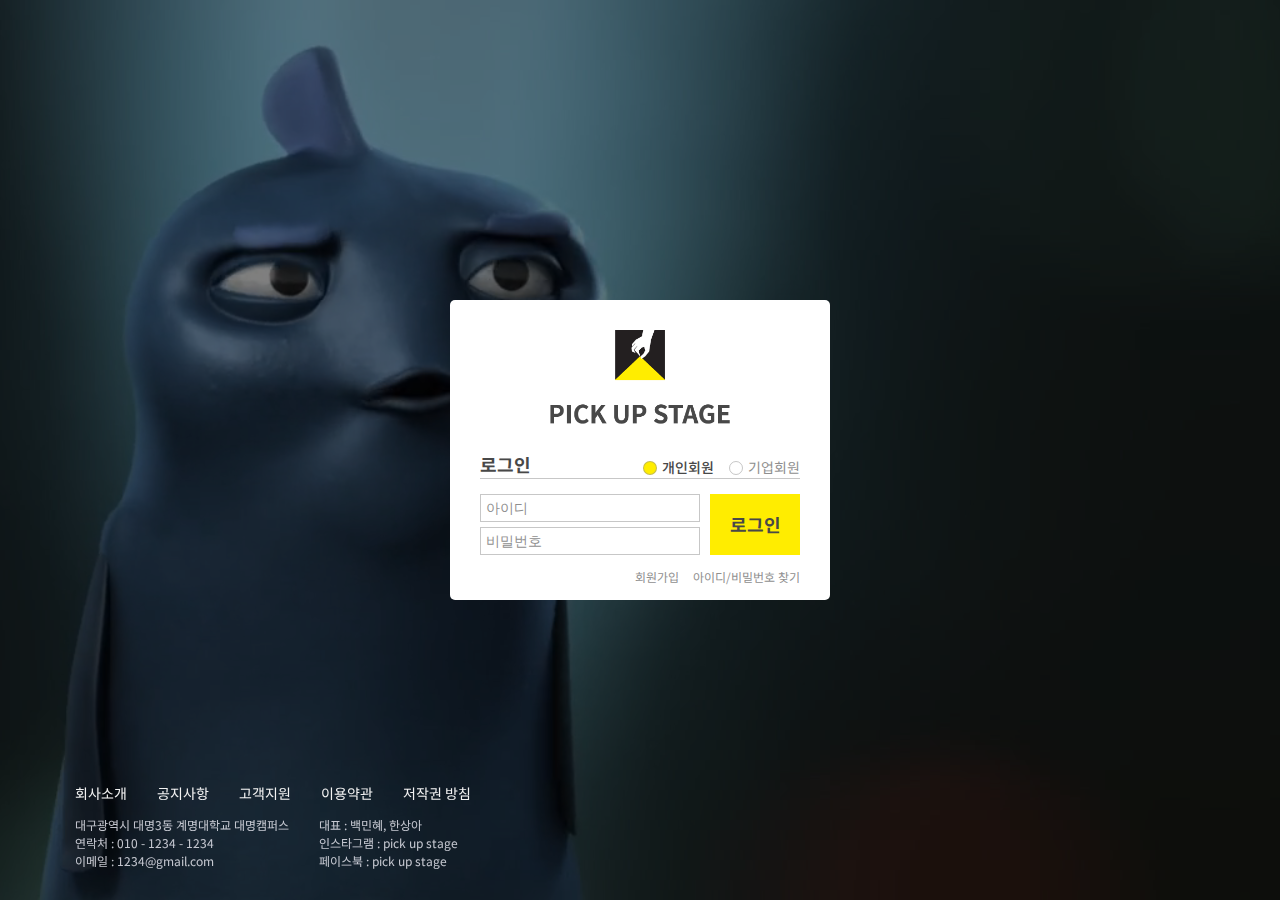
<file: index.html>
<!doctype html>
<html>

<head>
    <meta charset="UTF-8">
    <title>PICK UP STAGE</title>
    <link href="css/normalize.css" rel="stylesheet" type="text/css" media="all">
    <link href="css/swiper.min.css" rel="stylesheet" type="text/css" media="all">
    <link href="https://fonts.googleapis.com/css?family=Do+Hyeon|Noto+Sans+KR:100,300,400,500,700,900&amp;subset=korean" rel="stylesheet">
    <link href="https://use.fontawesome.com/releases/v5.6.1/css/all.css" rel="stylesheet" integrity="sha384-gfdkjb5BdAXd+lj+gudLWI+BXq4IuLW5IT+brZEZsLFm++aCMlF1V92rMkPaX4PP" crossorigin="anonymous">
    <link href="css/layout.css" rel="stylesheet" type="text/css" media="all">
    <link href="css/styles.css" rel="stylesheet" type="text/css" media="all">
    <script src="js/jquery-3.2.1.min.js"></script>
    <script src="js/swiper.min.js"></script>
</head>

<body>
    <div class="intro">
       <video src="intro.mp4" autoplay loop muted playsinline></video>
        <div class="login">
            <div class="wrapper">
                <img src="images/logo.png">
                <div class="login_tab">
                    <h4>로그인</h4>
                    <div class="login_type">
                        <div class="on">개인회원</div>
                        <div>기업회원</div>
                    </div>
                </div>

                <div class="login_form">
                    <div class="login_input">
                        <input class="login_id" type="text" placeholder="아이디" onkeyup="enter()">
                        <input class="login_pw" type="password" placeholder="비밀번호" onkeyup="enter()">
                    </div>
                    <div class="button" onclick="testlogin()">
                        <span>로그인</span>
                    </div>
                </div>
                <div>
                    <ul>
                        <li><a href="#">회원가입</a></li>
                        <li><a href="#">아이디/비밀번호 찾기</a></li>
                    </ul>
                </div>
            </div>
        </div>
    </div>
    <div class="footer"></div>
    <script>
        $(".header").load("header.html");
        $(".footer").load("footer.html");
    </script>
    <script>
        $('.login_type>div').click(function(){
            $(this).addClass('on').siblings('div').removeClass('on');
        });
        
        //임시용 로그인
        function enter(){
            if(window.event.keyCode == 13){
                testlogin();
            }
        }
        
        function testlogin(){
            var tid = $('.login_id').val();
            var tpw = $('.login_pw').val();
            
            if(tid=="test" && tpw=="1234"){
                location.href = 'main.html';
            }else{
                alert('아이디 비밀번호를 확인해주세요.');
            }
        }
    </script>
</body>

</html>
</file>
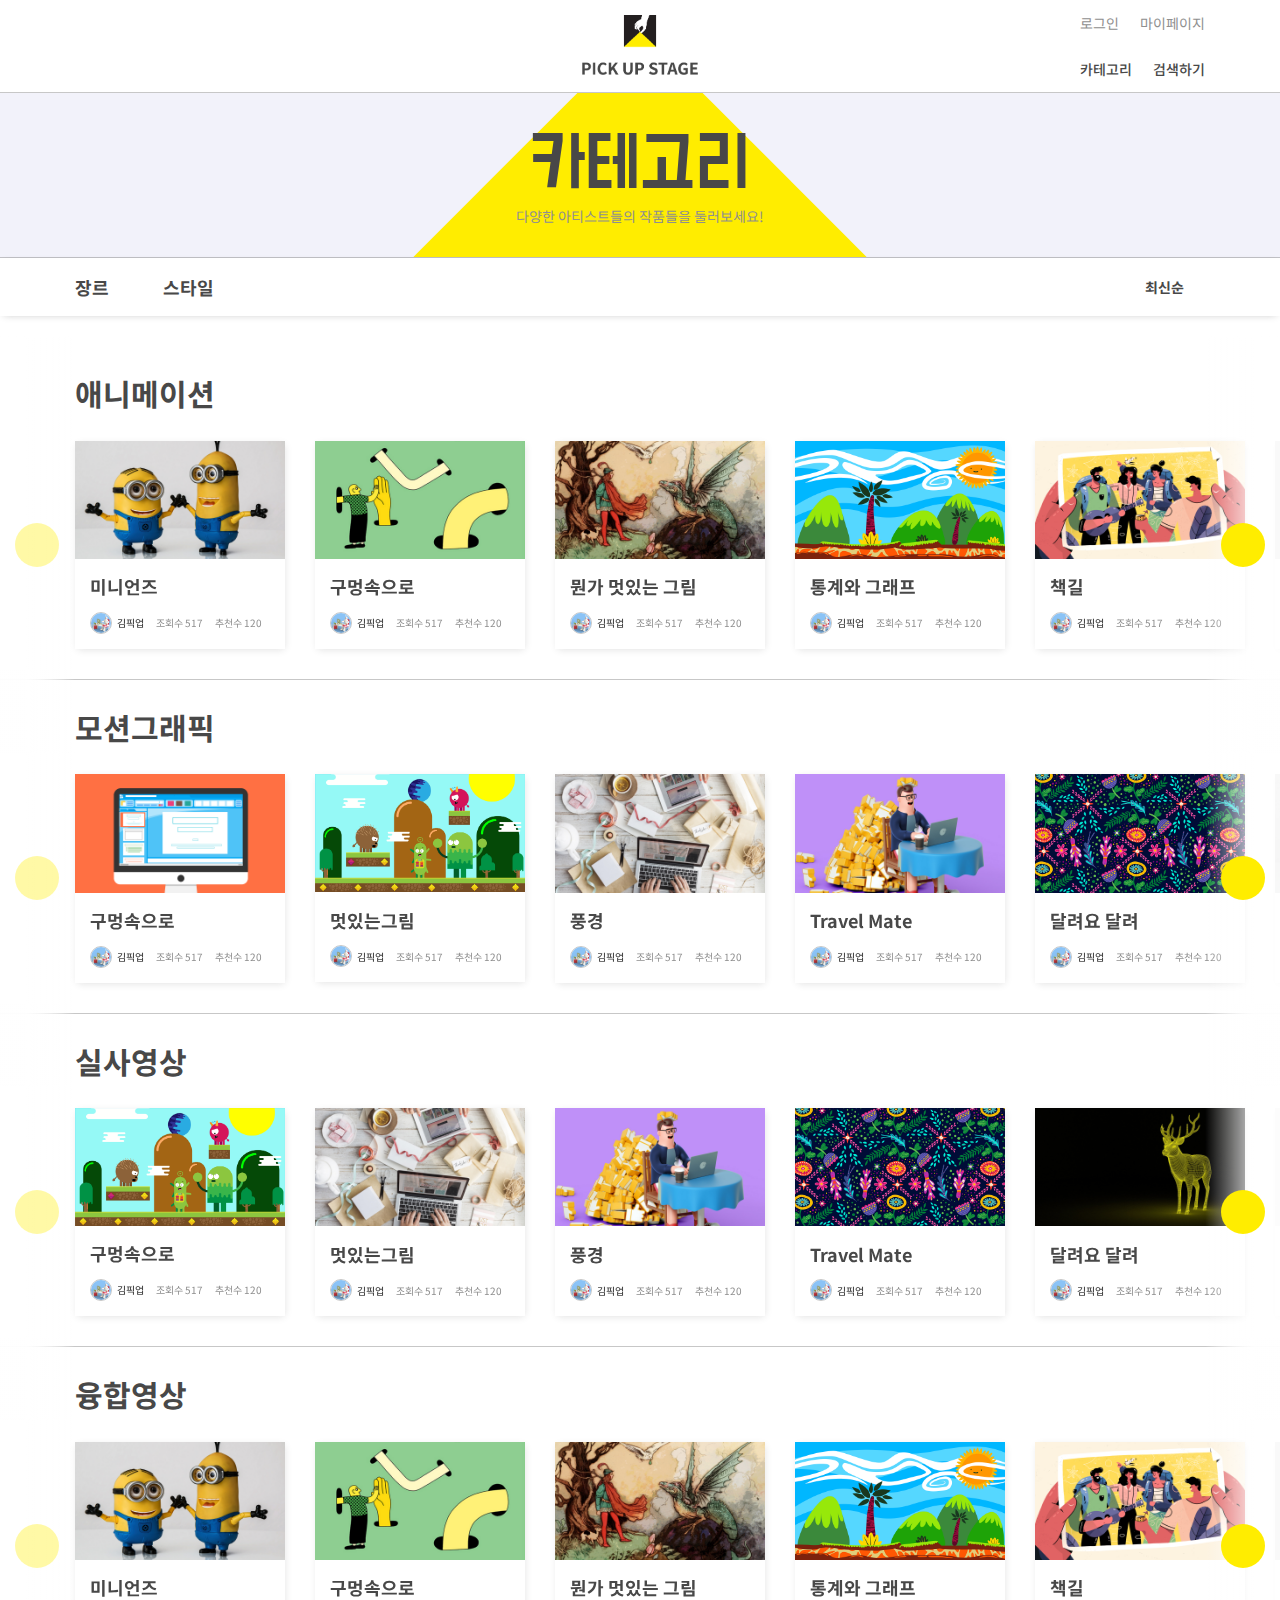
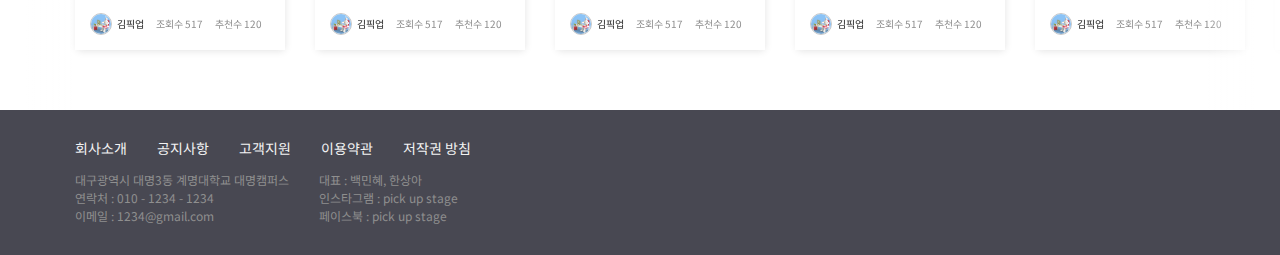
<file: categories.html>
<!doctype html>
<html>

<head>
    <meta charset="UTF-8">
    <title>PICK UP STAGE</title>
    <link href="css/normalize.css" rel="stylesheet" type="text/css" media="all">
    <link href="css/swiper.min.css" rel="stylesheet" type="text/css" media="all">
    <link href="https://fonts.googleapis.com/css?family=Do+Hyeon|Noto+Sans+KR:100,300,400,500,700,900&amp;subset=korean" rel="stylesheet">
    <link href="https://use.fontawesome.com/releases/v5.6.1/css/all.css" rel="stylesheet" integrity="sha384-gfdkjb5BdAXd+lj+gudLWI+BXq4IuLW5IT+brZEZsLFm++aCMlF1V92rMkPaX4PP" crossorigin="anonymous">
    <link href="css/layout.css" rel="stylesheet" type="text/css" media="all">
    <link href="css/styles.css" rel="stylesheet" type="text/css" media="all">
    <script src="js/jquery-3.2.1.min.js"></script>
    <script src="js/swiper.min.js"></script>
</head>

<body>
    <div class="header"></div>
    <div class="subpage_title">
        <div class="wrapper">
            <h1>카테고리</h1>
            <p>다양한 아티스트들의 작품들을 둘러보세요!</p>
        </div>
    </div>
    <div class="lnb">
        <div class="wrapper">
            <div class="lnb_left">
                <div class="select">
                    <span>장르</span>
                    <ul>
                        <li>애니메이션</li>
                        <li>모션그래픽</li>
                        <li>실사영상</li>
                        <li>융합영상</li>
                    </ul>
                </div>
                <div class="select">
                    <span>스타일</span>
                    <ul>
                        <li>2D</li>
                        <li>3D</li>
                        <li>기하학</li>
                        <li>스톱모션</li>
                    </ul>
                </div>
            </div>
            <div class="lnb_right">
                <div class="select">
                    <span>최신순</span>
                    <ul>
                        <li>최신순</li>
                        <li>인기순</li>
                        <li>조회순</li>
                    </ul>
                </div>
            </div>
        </div>
    </div>


    <div class="video_section">
        <h2 class="wrapper"><a href="categories2.html">애니메이션 <i class="fas fa-angle-right"></i></a></h2>
        <div class="wrapper video_slide">
            <div class="swiper-container">
                <div class="swiper-wrapper">
                    <div class="swiper-slide">
                        <div class="video_article">
                            <div class="thumb"><img src="images/thumb6-1.png"></div>
                            <div class="video_info1">
                                <h4>미니언즈</h4>
                                <ul class="video_info2">
                                    <li class="profile">
                                        <div class="profile_img"><a href="portfolio.html"><img src="images/thumb1-2.png"></a></div>
                                        <div class="profile_name"><a href="portfolio.html">김픽업</a></div>
                                    </li>
                                    <li>
                                        <div class="view">조회수 517</div>
                                    </li>
                                    <li>
                                        <div class="like">추천수 120</div>
                                    </li>
                                </ul>
                            </div>
                        </div>
                    </div>
                    <div class="swiper-slide">
                        <div class="video_article">
                            <div class="thumb"><img src="images/thumb7-1.png"></div>
                            <div class="video_info1">
                                <h4>구멍속으로</h4>
                                <ul class="video_info2">
                                    <li class="profile">
                                        <div class="profile_img"><a href="portfolio.html"><img src="images/thumb1-2.png"></a></div>
                                        <div class="profile_name"><a href="portfolio.html">김픽업</a></div>
                                    </li>
                                    <li>
                                        <div class="view">조회수 517</div>
                                    </li>
                                    <li>
                                        <div class="like">추천수 120</div>
                                    </li>
                                </ul>
                            </div>
                        </div>
                    </div>
                    <div class="swiper-slide">
                        <div class="video_article">
                            <div class="thumb"><img src="images/thumb8-1.png"></div>
                            <div class="video_info1">
                                <h4>뭔가 멋있는 그림</h4>
                                <ul class="video_info2">
                                    <li class="profile">
                                        <div class="profile_img"><a href="portfolio.html"><img src="images/thumb1-2.png"></a></div>
                                        <div class="profile_name"><a href="portfolio.html">김픽업</a></div>
                                    </li>
                                    <li>
                                        <div class="view">조회수 517</div>
                                    </li>
                                    <li>
                                        <div class="like">추천수 120</div>
                                    </li>
                                </ul>
                            </div>
                        </div>
                    </div>
                    <div class="swiper-slide">
                        <div class="video_article">
                            <div class="thumb"><img src="images/thumb9-1.png"></div>
                            <div class="video_info1">
                                <h4>통계와 그래프</h4>
                                <ul class="video_info2">
                                    <li class="profile">
                                        <div class="profile_img"><a href="portfolio.html"><img src="images/thumb1-2.png"></a></div>
                                        <div class="profile_name"><a href="portfolio.html">김픽업</a></div>
                                    </li>
                                    <li>
                                        <div class="view">조회수 517</div>
                                    </li>
                                    <li>
                                        <div class="like">추천수 120</div>
                                    </li>
                                </ul>
                            </div>
                        </div>
                    </div>
                    <div class="swiper-slide">
                        <div class="video_article">
                            <div class="thumb"><img src="images/thumb10-1.png"></div>
                            <div class="video_info1">
                                <h4>책길</h4>
                                <ul class="video_info2">
                                    <li class="profile">
                                        <div class="profile_img"><a href="portfolio.html"><img src="images/thumb1-2.png"></a></div>
                                        <div class="profile_name"><a href="portfolio.html">김픽업</a></div>
                                    </li>
                                    <li>
                                        <div class="view">조회수 517</div>
                                    </li>
                                    <li>
                                        <div class="like">추천수 120</div>
                                    </li>
                                </ul>
                            </div>
                        </div>
                    </div>
                    <div class="swiper-slide">
                        <div class="video_article">
                            <div class="thumb"><img src="images/thumb11-1.png"></div>
                            <div class="video_info1">
                                <h4>달려요 달려</h4>
                                <ul class="video_info2">
                                    <li class="profile">
                                        <div class="profile_img"><a href="portfolio.html"><img src="images/thumb1-2.png"></a></div>
                                        <div class="profile_name"><a href="portfolio.html">김픽업</a></div>
                                    </li>
                                    <li>
                                        <div class="view">조회수 517</div>
                                    </li>
                                    <li>
                                        <div class="like">추천수 120</div>
                                    </li>
                                </ul>
                            </div>
                        </div>
                    </div>
                    <div class="swiper-slide">
                        <div class="video_article">
                            <div class="thumb"><img src="images/thumb6-1.png"></div>
                            <div class="video_info1">
                                <h4>미니언즈</h4>
                                <ul class="video_info2">
                                    <li class="profile">
                                        <div class="profile_img"><a href="portfolio.html"><img src="images/thumb1-2.png"></a></div>
                                        <div class="profile_name"><a href="portfolio.html">김픽업</a></div>
                                    </li>
                                    <li>
                                        <div class="view">조회수 517</div>
                                    </li>
                                    <li>
                                        <div class="like">추천수 120</div>
                                    </li>
                                </ul>
                            </div>
                        </div>
                    </div>
                    <div class="swiper-slide">
                        <div class="video_article">
                            <div class="thumb"><img src="images/thumb7-1.png"></div>
                            <div class="video_info1">
                                <h4>구멍속으로</h4>
                                <ul class="video_info2">
                                    <li class="profile">
                                        <div class="profile_img"><a href="portfolio.html"><img src="images/thumb1-2.png"></a></div>
                                        <div class="profile_name"><a href="portfolio.html">김픽업</a></div>
                                    </li>
                                    <li>
                                        <div class="view">조회수 517</div>
                                    </li>
                                    <li>
                                        <div class="like">추천수 120</div>
                                    </li>
                                </ul>
                            </div>
                        </div>
                    </div>
                    <div class="swiper-slide">
                        <div class="video_article">
                            <div class="thumb"><img src="images/thumb8-1.png"></div>
                            <div class="video_info1">
                                <h4>뭔가 멋있는 그림</h4>
                                <ul class="video_info2">
                                    <li class="profile">
                                        <div class="profile_img"><a href="portfolio.html"><img src="images/thumb1-2.png"></a></div>
                                        <div class="profile_name"><a href="portfolio.html">김픽업</a></div>
                                    </li>
                                    <li>
                                        <div class="view">조회수 517</div>
                                    </li>
                                    <li>
                                        <div class="like">추천수 120</div>
                                    </li>
                                </ul>
                            </div>
                        </div>
                    </div>
                    <div class="swiper-slide">
                        <div class="video_article">
                            <div class="thumb"><img src="images/thumb9-1.png"></div>
                            <div class="video_info1">
                                <h4>통계와 그래프</h4>
                                <ul class="video_info2">
                                    <li class="profile">
                                        <div class="profile_img"><a href="portfolio.html"><img src="images/thumb1-2.png"></a></div>
                                        <div class="profile_name"><a href="portfolio.html">김픽업</a></div>
                                    </li>
                                    <li>
                                        <div class="view">조회수 517</div>
                                    </li>
                                    <li>
                                        <div class="like">추천수 120</div>
                                    </li>
                                </ul>
                            </div>
                        </div>
                    </div>
                    <div class="swiper-slide">
                        <div class="video_article">
                            <div class="thumb"><img src="images/thumb10-1.png"></div>
                            <div class="video_info1">
                                <h4>책길</h4>
                                <ul class="video_info2">
                                    <li class="profile">
                                        <div class="profile_img"><a href="portfolio.html"><img src="images/thumb1-2.png"></a></div>
                                        <div class="profile_name"><a href="portfolio.html">김픽업</a></div>
                                    </li>
                                    <li>
                                        <div class="view">조회수 517</div>
                                    </li>
                                    <li>
                                        <div class="like">추천수 120</div>
                                    </li>
                                </ul>
                            </div>
                        </div>
                    </div>
                    <div class="swiper-slide">
                        <div class="video_article">
                            <div class="thumb"><img src="images/thumb11-1.png"></div>
                            <div class="video_info1">
                                <h4>달려요 달려</h4>
                                <ul class="video_info2">
                                    <li class="profile">
                                        <div class="profile_img"><a href="portfolio.html"><img src="images/thumb1-2.png"></a></div>
                                        <div class="profile_name"><a href="portfolio.html">김픽업</a></div>
                                    </li>
                                    <li>
                                        <div class="view">조회수 517</div>
                                    </li>
                                    <li>
                                        <div class="like">추천수 120</div>
                                    </li>
                                </ul>
                            </div>
                        </div>
                    </div>
                    <div class="swiper-slide">
                        <div class="video_article">
                            <div class="thumb"><img src="images/thumb6-1.png"></div>
                            <div class="video_info1">
                                <h4>미니언즈</h4>
                                <ul class="video_info2">
                                    <li class="profile">
                                        <div class="profile_img"><a href="portfolio.html"><img src="images/thumb1-2.png"></a></div>
                                        <div class="profile_name"><a href="portfolio.html">김픽업</a></div>
                                    </li>
                                    <li>
                                        <div class="view">조회수 517</div>
                                    </li>
                                    <li>
                                        <div class="like">추천수 120</div>
                                    </li>
                                </ul>
                            </div>
                        </div>
                    </div>
                    <div class="swiper-slide">
                        <div class="video_article">
                            <div class="thumb"><img src="images/thumb7-1.png"></div>
                            <div class="video_info1">
                                <h4>구멍속으로</h4>
                                <ul class="video_info2">
                                    <li class="profile">
                                        <div class="profile_img"><a href="portfolio.html"><img src="images/thumb1-2.png"></a></div>
                                        <div class="profile_name"><a href="portfolio.html">김픽업</a></div>
                                    </li>
                                    <li>
                                        <div class="view">조회수 517</div>
                                    </li>
                                    <li>
                                        <div class="like">추천수 120</div>
                                    </li>
                                </ul>
                            </div>
                        </div>
                    </div>
                    <div class="swiper-slide">
                        <div class="video_article">
                            <div class="thumb"><img src="images/thumb8-1.png"></div>
                            <div class="video_info1">
                                <h4>뭔가 멋있는 그림</h4>
                                <ul class="video_info2">
                                    <li class="profile">
                                        <div class="profile_img"><a href="portfolio.html"><img src="images/thumb1-2.png"></a></div>
                                        <div class="profile_name"><a href="portfolio.html">김픽업</a></div>
                                    </li>
                                    <li>
                                        <div class="view">조회수 517</div>
                                    </li>
                                    <li>
                                        <div class="like">추천수 120</div>
                                    </li>
                                </ul>
                            </div>
                        </div>
                    </div>
                    <div class="swiper-slide">
                        <div class="video_article">
                            <div class="thumb"><img src="images/thumb9-1.png"></div>
                            <div class="video_info1">
                                <h4>통계와 그래프</h4>
                                <ul class="video_info2">
                                    <li class="profile">
                                        <div class="profile_img"><a href="portfolio.html"><img src="images/thumb1-2.png"></a></div>
                                        <div class="profile_name"><a href="portfolio.html">김픽업</a></div>
                                    </li>
                                    <li>
                                        <div class="view">조회수 517</div>
                                    </li>
                                    <li>
                                        <div class="like">추천수 120</div>
                                    </li>
                                </ul>
                            </div>
                        </div>
                    </div>
                    <div class="swiper-slide">
                        <div class="video_article">
                            <div class="thumb"><img src="images/thumb10-1.png"></div>
                            <div class="video_info1">
                                <h4>책길</h4>
                                <ul class="video_info2">
                                    <li class="profile">
                                        <div class="profile_img"><a href="portfolio.html"><img src="images/thumb1-2.png"></a></div>
                                        <div class="profile_name"><a href="portfolio.html">김픽업</a></div>
                                    </li>
                                    <li>
                                        <div class="view">조회수 517</div>
                                    </li>
                                    <li>
                                        <div class="like">추천수 120</div>
                                    </li>
                                </ul>
                            </div>
                        </div>
                    </div>
                    <div class="swiper-slide">
                        <div class="video_article">
                            <div class="thumb"><img src="images/thumb11-1.png"></div>
                            <div class="video_info1">
                                <h4>달려요 달려</h4>
                                <ul class="video_info2">
                                    <li class="profile">
                                        <div class="profile_img"><a href="portfolio.html"><img src="images/thumb1-2.png"></a></div>
                                        <div class="profile_name"><a href="portfolio.html">김픽업</a></div>
                                    </li>
                                    <li>
                                        <div class="view">조회수 517</div>
                                    </li>
                                    <li>
                                        <div class="like">추천수 120</div>
                                    </li>
                                </ul>
                            </div>
                        </div>
                    </div>
                </div>
            </div>
            <div class="button_wrapper wrapper">
                <div class="swiper-button-prev"><i class="fas fa-chevron-left"></i></div>
                <div class="swiper-button-next"><i class="fas fa-chevron-right"></i></div>
            </div>
        </div>

        <h2 class="wrapper"><a href="categories2.html">모션그래픽 <i class="fas fa-angle-right"></i></a></h2>
        <div class="wrapper video_slide">
            <div class="swiper-container">
                <div class="swiper-wrapper">
                    <div class="swiper-slide">
                        <div class="video_article">
                            <div class="thumb"><img src="images/thumb12-1.png"></div>
                            <div class="video_info1">
                                <h4>구멍속으로</h4>
                                <ul class="video_info2">
                                    <li class="profile">
                                        <div class="profile_img"><a href="portfolio.html"><img src="images/thumb1-2.png"></a></div>
                                        <div class="profile_name"><a href="portfolio.html">김픽업</a></div>
                                    </li>
                                    <li>
                                        <div class="view">조회수 517</div>
                                    </li>
                                    <li>
                                        <div class="like">추천수 120</div>
                                    </li>
                                </ul>
                            </div>
                        </div>
                    </div>
                    <div class="swiper-slide">
                        <div class="video_article">
                            <div class="thumb"><img src="images/thumb13-1.png"></div>
                            <div class="video_info1">
                                <h4>멋있는그림</h4>
                                <ul class="video_info2">
                                    <li class="profile">
                                        <div class="profile_img"><a href="portfolio.html"><img src="images/thumb1-2.png"></a></div>
                                        <div class="profile_name"><a href="portfolio.html">김픽업</a></div>
                                    </li>
                                    <li>
                                        <div class="view">조회수 517</div>
                                    </li>
                                    <li>
                                        <div class="like">추천수 120</div>
                                    </li>
                                </ul>
                            </div>
                        </div>
                    </div>
                    <div class="swiper-slide">
                        <div class="video_article">
                            <div class="thumb"><img src="images/thumb14-1.png"></div>
                            <div class="video_info1">
                                <h4>풍경</h4>
                                <ul class="video_info2">
                                    <li class="profile">
                                        <div class="profile_img"><a href="portfolio.html"><img src="images/thumb1-2.png"></a></div>
                                        <div class="profile_name"><a href="portfolio.html">김픽업</a></div>
                                    </li>
                                    <li>
                                        <div class="view">조회수 517</div>
                                    </li>
                                    <li>
                                        <div class="like">추천수 120</div>
                                    </li>
                                </ul>
                            </div>
                        </div>
                    </div>
                    <div class="swiper-slide">
                        <div class="video_article">
                            <div class="thumb"><img src="images/thumb15-1.png"></div>
                            <div class="video_info1">
                                <h4>Travel Mate</h4>
                                <ul class="video_info2">
                                    <li class="profile">
                                        <div class="profile_img"><a href="portfolio.html"><img src="images/thumb1-2.png"></a></div>
                                        <div class="profile_name"><a href="portfolio.html">김픽업</a></div>
                                    </li>
                                    <li>
                                        <div class="view">조회수 517</div>
                                    </li>
                                    <li>
                                        <div class="like">추천수 120</div>
                                    </li>
                                </ul>
                            </div>
                        </div>
                    </div>
                    <div class="swiper-slide">
                        <div class="video_article">
                            <div class="thumb"><img src="images/thumb16-1.png"></div>
                            <div class="video_info1">
                                <h4>달려요 달려</h4>
                                <ul class="video_info2">
                                    <li class="profile">
                                        <div class="profile_img"><a href="portfolio.html"><img src="images/thumb1-2.png"></a></div>
                                        <div class="profile_name"><a href="portfolio.html">김픽업</a></div>
                                    </li>
                                    <li>
                                        <div class="view">조회수 517</div>
                                    </li>
                                    <li>
                                        <div class="like">추천수 120</div>
                                    </li>
                                </ul>
                            </div>
                        </div>
                    </div>
                    <div class="swiper-slide">
                        <div class="video_article">
                            <div class="thumb"><img src="images/thumb6-1.png"></div>
                            <div class="video_info1">
                                <h4>미니언즈</h4>
                                <ul class="video_info2">
                                    <li class="profile">
                                        <div class="profile_img"><a href="portfolio.html"><img src="images/thumb1-2.png"></a></div>
                                        <div class="profile_name"><a href="portfolio.html">김픽업</a></div>
                                    </li>
                                    <li>
                                        <div class="view">조회수 517</div>
                                    </li>
                                    <li>
                                        <div class="like">추천수 120</div>
                                    </li>
                                </ul>
                            </div>
                        </div>
                    </div>
                    <div class="swiper-slide">
                        <div class="video_article">
                            <div class="thumb"><img src="images/thumb7-1.png"></div>
                            <div class="video_info1">
                                <h4>구멍속으로</h4>
                                <ul class="video_info2">
                                    <li class="profile">
                                        <div class="profile_img"><a href="portfolio.html"><img src="images/thumb1-2.png"></a></div>
                                        <div class="profile_name"><a href="portfolio.html">김픽업</a></div>
                                    </li>
                                    <li>
                                        <div class="view">조회수 517</div>
                                    </li>
                                    <li>
                                        <div class="like">추천수 120</div>
                                    </li>
                                </ul>
                            </div>
                        </div>
                    </div>
                    <div class="swiper-slide">
                        <div class="video_article">
                            <div class="thumb"><img src="images/thumb8-1.png"></div>
                            <div class="video_info1">
                                <h4>뭔가 멋있는 그림</h4>
                                <ul class="video_info2">
                                    <li class="profile">
                                        <div class="profile_img"><a href="portfolio.html"><img src="images/thumb1-2.png"></a></div>
                                        <div class="profile_name"><a href="portfolio.html">김픽업</a></div>
                                    </li>
                                    <li>
                                        <div class="view">조회수 517</div>
                                    </li>
                                    <li>
                                        <div class="like">추천수 120</div>
                                    </li>
                                </ul>
                            </div>
                        </div>
                    </div>
                    <div class="swiper-slide">
                        <div class="video_article">
                            <div class="thumb"><img src="images/thumb9-1.png"></div>
                            <div class="video_info1">
                                <h4>통계와 그래프</h4>
                                <ul class="video_info2">
                                    <li class="profile">
                                        <div class="profile_img"><a href="portfolio.html"><img src="images/thumb1-2.png"></a></div>
                                        <div class="profile_name"><a href="portfolio.html">김픽업</a></div>
                                    </li>
                                    <li>
                                        <div class="view">조회수 517</div>
                                    </li>
                                    <li>
                                        <div class="like">추천수 120</div>
                                    </li>
                                </ul>
                            </div>
                        </div>
                    </div>
                    <div class="swiper-slide">
                        <div class="video_article">
                            <div class="thumb"><img src="images/thumb10-1.png"></div>
                            <div class="video_info1">
                                <h4>책길</h4>
                                <ul class="video_info2">
                                    <li class="profile">
                                        <div class="profile_img"><a href="portfolio.html"><img src="images/thumb1-2.png"></a></div>
                                        <div class="profile_name"><a href="portfolio.html">김픽업</a></div>
                                    </li>
                                    <li>
                                        <div class="view">조회수 517</div>
                                    </li>
                                    <li>
                                        <div class="like">추천수 120</div>
                                    </li>
                                </ul>
                            </div>
                        </div>
                    </div>
                    <div class="swiper-slide">
                        <div class="video_article">
                            <div class="thumb"><img src="images/thumb11-1.png"></div>
                            <div class="video_info1">
                                <h4>달려요 달려</h4>
                                <ul class="video_info2">
                                    <li class="profile">
                                        <div class="profile_img"><a href="portfolio.html"><img src="images/thumb1-2.png"></a></div>
                                        <div class="profile_name"><a href="portfolio.html">김픽업</a></div>
                                    </li>
                                    <li>
                                        <div class="view">조회수 517</div>
                                    </li>
                                    <li>
                                        <div class="like">추천수 120</div>
                                    </li>
                                </ul>
                            </div>
                        </div>
                    </div>
                </div>
            </div>
            <div class="button_wrapper wrapper">
                <div class="swiper-button-prev"><i class="fas fa-chevron-left"></i></div>
                <div class="swiper-button-next"><i class="fas fa-chevron-right"></i></div>
            </div>
        </div>

        <h2 class="wrapper"><a href="categories2.html">실사영상 <i class="fas fa-angle-right"></i></a></h2>
        <div class="wrapper video_slide">
            <div class="swiper-container">
                <div class="swiper-wrapper">
                    <div class="swiper-slide">
                        <div class="video_article">
                            <div class="thumb"><img src="images/thumb13-1.png"></div>
                            <div class="video_info1">
                                <h4>구멍속으로</h4>
                                <ul class="video_info2">
                                    <li class="profile">
                                        <div class="profile_img"><a href="portfolio.html"><img src="images/thumb1-2.png"></a></div>
                                        <div class="profile_name"><a href="portfolio.html">김픽업</a></div>
                                    </li>
                                    <li>
                                        <div class="view">조회수 517</div>
                                    </li>
                                    <li>
                                        <div class="like">추천수 120</div>
                                    </li>
                                </ul>
                            </div>
                        </div>
                    </div>
                    <div class="swiper-slide">
                        <div class="video_article">
                            <div class="thumb"><img src="images/thumb14-1.png"></div>
                            <div class="video_info1">
                                <h4>멋있는그림</h4>
                                <ul class="video_info2">
                                    <li class="profile">
                                        <div class="profile_img"><a href="portfolio.html"><img src="images/thumb1-2.png"></a></div>
                                        <div class="profile_name"><a href="portfolio.html">김픽업</a></div>
                                    </li>
                                    <li>
                                        <div class="view">조회수 517</div>
                                    </li>
                                    <li>
                                        <div class="like">추천수 120</div>
                                    </li>
                                </ul>
                            </div>
                        </div>
                    </div>
                    <div class="swiper-slide">
                        <div class="video_article">
                            <div class="thumb"><img src="images/thumb15-1.png"></div>
                            <div class="video_info1">
                                <h4>풍경</h4>
                                <ul class="video_info2">
                                    <li class="profile">
                                        <div class="profile_img"><a href="portfolio.html"><img src="images/thumb1-2.png"></a></div>
                                        <div class="profile_name"><a href="portfolio.html">김픽업</a></div>
                                    </li>
                                    <li>
                                        <div class="view">조회수 517</div>
                                    </li>
                                    <li>
                                        <div class="like">추천수 120</div>
                                    </li>
                                </ul>
                            </div>
                        </div>
                    </div>
                    <div class="swiper-slide">
                        <div class="video_article">
                            <div class="thumb"><img src="images/thumb16-1.png"></div>
                            <div class="video_info1">
                                <h4>Travel Mate</h4>
                                <ul class="video_info2">
                                    <li class="profile">
                                        <div class="profile_img"><a href="portfolio.html"><img src="images/thumb1-2.png"></a></div>
                                        <div class="profile_name"><a href="portfolio.html">김픽업</a></div>
                                    </li>
                                    <li>
                                        <div class="view">조회수 517</div>
                                    </li>
                                    <li>
                                        <div class="like">추천수 120</div>
                                    </li>
                                </ul>
                            </div>
                        </div>
                    </div>
                    <div class="swiper-slide">
                        <div class="video_article">
                            <div class="thumb"><img src="images/thumb17-1.png"></div>
                            <div class="video_info1">
                                <h4>달려요 달려</h4>
                                <ul class="video_info2">
                                    <li class="profile">
                                        <div class="profile_img"><a href="portfolio.html"><img src="images/thumb1-2.png"></a></div>
                                        <div class="profile_name"><a href="portfolio.html">김픽업</a></div>
                                    </li>
                                    <li>
                                        <div class="view">조회수 517</div>
                                    </li>
                                    <li>
                                        <div class="like">추천수 120</div>
                                    </li>
                                </ul>
                            </div>
                        </div>
                    </div>
                    <div class="swiper-slide">
                        <div class="video_article">
                            <div class="thumb"><img src="images/thumb18-1.png"></div>
                            <div class="video_info1">
                                <h4>미니언즈</h4>
                                <ul class="video_info2">
                                    <li class="profile">
                                        <div class="profile_img"><a href="portfolio.html"><img src="images/thumb1-2.png"></a></div>
                                        <div class="profile_name"><a href="portfolio.html">김픽업</a></div>
                                    </li>
                                    <li>
                                        <div class="view">조회수 517</div>
                                    </li>
                                    <li>
                                        <div class="like">추천수 120</div>
                                    </li>
                                </ul>
                            </div>
                        </div>
                    </div>
                    <div class="swiper-slide">
                        <div class="video_article">
                            <div class="thumb"><img src="images/thumb19-1.png"></div>
                            <div class="video_info1">
                                <h4>구멍속으로</h4>
                                <ul class="video_info2">
                                    <li class="profile">
                                        <div class="profile_img"><a href="portfolio.html"><img src="images/thumb1-2.png"></a></div>
                                        <div class="profile_name"><a href="portfolio.html">김픽업</a></div>
                                    </li>
                                    <li>
                                        <div class="view">조회수 517</div>
                                    </li>
                                    <li>
                                        <div class="like">추천수 120</div>
                                    </li>
                                </ul>
                            </div>
                        </div>
                    </div>
                    <div class="swiper-slide">
                        <div class="video_article">
                            <div class="thumb"><img src="images/thumb20-1.png"></div>
                            <div class="video_info1">
                                <h4>뭔가 멋있는 그림</h4>
                                <ul class="video_info2">
                                    <li class="profile">
                                        <div class="profile_img"><a href="portfolio.html"><img src="images/thumb1-2.png"></a></div>
                                        <div class="profile_name"><a href="portfolio.html">김픽업</a></div>
                                    </li>
                                    <li>
                                        <div class="view">조회수 517</div>
                                    </li>
                                    <li>
                                        <div class="like">추천수 120</div>
                                    </li>
                                </ul>
                            </div>
                        </div>
                    </div>
                    <div class="swiper-slide">
                        <div class="video_article">
                            <div class="thumb"><img src="images/thumb5-1.png"></div>
                            <div class="video_info1">
                                <h4>통계와 그래프</h4>
                                <ul class="video_info2">
                                    <li class="profile">
                                        <div class="profile_img"><a href="portfolio.html"><img src="images/thumb1-2.png"></a></div>
                                        <div class="profile_name"><a href="portfolio.html">김픽업</a></div>
                                    </li>
                                    <li>
                                        <div class="view">조회수 517</div>
                                    </li>
                                    <li>
                                        <div class="like">추천수 120</div>
                                    </li>
                                </ul>
                            </div>
                        </div>
                    </div>
                    <div class="swiper-slide">
                        <div class="video_article">
                            <div class="thumb"><img src="images/thumb1-1.png"></div>
                            <div class="video_info1">
                                <h4>책길</h4>
                                <ul class="video_info2">
                                    <li class="profile">
                                        <div class="profile_img"><a href="portfolio.html"><img src="images/thumb1-2.png"></a></div>
                                        <div class="profile_name"><a href="portfolio.html">김픽업</a></div>
                                    </li>
                                    <li>
                                        <div class="view">조회수 517</div>
                                    </li>
                                    <li>
                                        <div class="like">추천수 120</div>
                                    </li>
                                </ul>
                            </div>
                        </div>
                    </div>
                    <div class="swiper-slide">
                        <div class="video_article">
                            <div class="thumb"><img src="images/thumb2-1.png"></div>
                            <div class="video_info1">
                                <h4>달려요 달려</h4>
                                <ul class="video_info2">
                                    <li class="profile">
                                        <div class="profile_img"><a href="portfolio.html"><img src="images/thumb1-2.png"></a></div>
                                        <div class="profile_name"><a href="portfolio.html">김픽업</a></div>
                                    </li>
                                    <li>
                                        <div class="view">조회수 517</div>
                                    </li>
                                    <li>
                                        <div class="like">추천수 120</div>
                                    </li>
                                </ul>
                            </div>
                        </div>
                    </div>
                </div>
            </div>
            <div class="button_wrapper wrapper">
                <div class="swiper-button-prev"><i class="fas fa-chevron-left"></i></div>
                <div class="swiper-button-next"><i class="fas fa-chevron-right"></i></div>
            </div>
        </div>

        <h2 class="wrapper"><a href="categories2.html">융합영상 <i class="fas fa-angle-right"></i></a></h2>
        <div class="wrapper video_slide">
            <div class="swiper-container">
                <div class="swiper-wrapper">
                    <div class="swiper-slide">
                        <div class="video_article">
                            <div class="thumb"><img src="images/thumb6-1.png"></div>
                            <div class="video_info1">
                                <h4>미니언즈</h4>
                                <ul class="video_info2">
                                    <li class="profile">
                                        <div class="profile_img"><a href="portfolio.html"><img src="images/thumb1-2.png"></a></div>
                                        <div class="profile_name"><a href="portfolio.html">김픽업</a></div>
                                    </li>
                                    <li>
                                        <div class="view">조회수 517</div>
                                    </li>
                                    <li>
                                        <div class="like">추천수 120</div>
                                    </li>
                                </ul>
                            </div>
                        </div>
                    </div>
                    <div class="swiper-slide">
                        <div class="video_article">
                            <div class="thumb"><img src="images/thumb7-1.png"></div>
                            <div class="video_info1">
                                <h4>구멍속으로</h4>
                                <ul class="video_info2">
                                    <li class="profile">
                                        <div class="profile_img"><a href="portfolio.html"><img src="images/thumb1-2.png"></a></div>
                                        <div class="profile_name"><a href="portfolio.html">김픽업</a></div>
                                    </li>
                                    <li>
                                        <div class="view">조회수 517</div>
                                    </li>
                                    <li>
                                        <div class="like">추천수 120</div>
                                    </li>
                                </ul>
                            </div>
                        </div>
                    </div>
                    <div class="swiper-slide">
                        <div class="video_article">
                            <div class="thumb"><img src="images/thumb8-1.png"></div>
                            <div class="video_info1">
                                <h4>뭔가 멋있는 그림</h4>
                                <ul class="video_info2">
                                    <li class="profile">
                                        <div class="profile_img"><a href="portfolio.html"><img src="images/thumb1-2.png"></a></div>
                                        <div class="profile_name"><a href="portfolio.html">김픽업</a></div>
                                    </li>
                                    <li>
                                        <div class="view">조회수 517</div>
                                    </li>
                                    <li>
                                        <div class="like">추천수 120</div>
                                    </li>
                                </ul>
                            </div>
                        </div>
                    </div>
                    <div class="swiper-slide">
                        <div class="video_article">
                            <div class="thumb"><img src="images/thumb9-1.png"></div>
                            <div class="video_info1">
                                <h4>통계와 그래프</h4>
                                <ul class="video_info2">
                                    <li class="profile">
                                        <div class="profile_img"><a href="portfolio.html"><img src="images/thumb1-2.png"></a></div>
                                        <div class="profile_name"><a href="portfolio.html">김픽업</a></div>
                                    </li>
                                    <li>
                                        <div class="view">조회수 517</div>
                                    </li>
                                    <li>
                                        <div class="like">추천수 120</div>
                                    </li>
                                </ul>
                            </div>
                        </div>
                    </div>
                    <div class="swiper-slide">
                        <div class="video_article">
                            <div class="thumb"><img src="images/thumb10-1.png"></div>
                            <div class="video_info1">
                                <h4>책길</h4>
                                <ul class="video_info2">
                                    <li class="profile">
                                        <div class="profile_img"><a href="portfolio.html"><img src="images/thumb1-2.png"></a></div>
                                        <div class="profile_name"><a href="portfolio.html">김픽업</a></div>
                                    </li>
                                    <li>
                                        <div class="view">조회수 517</div>
                                    </li>
                                    <li>
                                        <div class="like">추천수 120</div>
                                    </li>
                                </ul>
                            </div>
                        </div>
                    </div>
                    <div class="swiper-slide">
                        <div class="video_article">
                            <div class="thumb"><img src="images/thumb11-1.png"></div>
                            <div class="video_info1">
                                <h4>달려요 달려</h4>
                                <ul class="video_info2">
                                    <li class="profile">
                                        <div class="profile_img"><a href="portfolio.html"><img src="images/thumb1-2.png"></a></div>
                                        <div class="profile_name"><a href="portfolio.html">김픽업</a></div>
                                    </li>
                                    <li>
                                        <div class="view">조회수 517</div>
                                    </li>
                                    <li>
                                        <div class="like">추천수 120</div>
                                    </li>
                                </ul>
                            </div>
                        </div>
                    </div>
                    <div class="swiper-slide">
                        <div class="video_article">
                            <div class="thumb"><img src="images/thumb6-1.png"></div>
                            <div class="video_info1">
                                <h4>미니언즈</h4>
                                <ul class="video_info2">
                                    <li class="profile">
                                        <div class="profile_img"><a href="portfolio.html"><img src="images/thumb1-2.png"></a></div>
                                        <div class="profile_name"><a href="portfolio.html">김픽업</a></div>
                                    </li>
                                    <li>
                                        <div class="view">조회수 517</div>
                                    </li>
                                    <li>
                                        <div class="like">추천수 120</div>
                                    </li>
                                </ul>
                            </div>
                        </div>
                    </div>
                    <div class="swiper-slide">
                        <div class="video_article">
                            <div class="thumb"><img src="images/thumb7-1.png"></div>
                            <div class="video_info1">
                                <h4>구멍속으로</h4>
                                <ul class="video_info2">
                                    <li class="profile">
                                        <div class="profile_img"><a href="portfolio.html"><img src="images/thumb1-2.png"></a></div>
                                        <div class="profile_name"><a href="portfolio.html">김픽업</a></div>
                                    </li>
                                    <li>
                                        <div class="view">조회수 517</div>
                                    </li>
                                    <li>
                                        <div class="like">추천수 120</div>
                                    </li>
                                </ul>
                            </div>
                        </div>
                    </div>
                    <div class="swiper-slide">
                        <div class="video_article">
                            <div class="thumb"><img src="images/thumb8-1.png"></div>
                            <div class="video_info1">
                                <h4>뭔가 멋있는 그림</h4>
                                <ul class="video_info2">
                                    <li class="profile">
                                        <div class="profile_img"><a href="portfolio.html"><img src="images/thumb1-2.png"></a></div>
                                        <div class="profile_name"><a href="portfolio.html">김픽업</a></div>
                                    </li>
                                    <li>
                                        <div class="view">조회수 517</div>
                                    </li>
                                    <li>
                                        <div class="like">추천수 120</div>
                                    </li>
                                </ul>
                            </div>
                        </div>
                    </div>
                    <div class="swiper-slide">
                        <div class="video_article">
                            <div class="thumb"><img src="images/thumb9-1.png"></div>
                            <div class="video_info1">
                                <h4>통계와 그래프</h4>
                                <ul class="video_info2">
                                    <li class="profile">
                                        <div class="profile_img"><a href="portfolio.html"><img src="images/thumb1-2.png"></a></div>
                                        <div class="profile_name"><a href="portfolio.html">김픽업</a></div>
                                    </li>
                                    <li>
                                        <div class="view">조회수 517</div>
                                    </li>
                                    <li>
                                        <div class="like">추천수 120</div>
                                    </li>
                                </ul>
                            </div>
                        </div>
                    </div>
                    <div class="swiper-slide">
                        <div class="video_article">
                            <div class="thumb"><img src="images/thumb10-1.png"></div>
                            <div class="video_info1">
                                <h4>책길</h4>
                                <ul class="video_info2">
                                    <li class="profile">
                                        <div class="profile_img"><a href="portfolio.html"><img src="images/thumb1-2.png"></a></div>
                                        <div class="profile_name"><a href="portfolio.html">김픽업</a></div>
                                    </li>
                                    <li>
                                        <div class="view">조회수 517</div>
                                    </li>
                                    <li>
                                        <div class="like">추천수 120</div>
                                    </li>
                                </ul>
                            </div>
                        </div>
                    </div>
                    <div class="swiper-slide">
                        <div class="video_article">
                            <div class="thumb"><img src="images/thumb11-1.png"></div>
                            <div class="video_info1">
                                <h4>달려요 달려</h4>
                                <ul class="video_info2">
                                    <li class="profile">
                                        <div class="profile_img"><a href="portfolio.html"><img src="images/thumb1-2.png"></a></div>
                                        <div class="profile_name"><a href="portfolio.html">김픽업</a></div>
                                    </li>
                                    <li>
                                        <div class="view">조회수 517</div>
                                    </li>
                                    <li>
                                        <div class="like">추천수 120</div>
                                    </li>
                                </ul>
                            </div>
                        </div>
                    </div>
                    <div class="swiper-slide">
                        <div class="video_article">
                            <div class="thumb"><img src="images/thumb6-1.png"></div>
                            <div class="video_info1">
                                <h4>미니언즈</h4>
                                <ul class="video_info2">
                                    <li class="profile">
                                        <div class="profile_img"><a href="portfolio.html"><img src="images/thumb1-2.png"></a></div>
                                        <div class="profile_name"><a href="portfolio.html">김픽업</a></div>
                                    </li>
                                    <li>
                                        <div class="view">조회수 517</div>
                                    </li>
                                    <li>
                                        <div class="like">추천수 120</div>
                                    </li>
                                </ul>
                            </div>
                        </div>
                    </div>
                    <div class="swiper-slide">
                        <div class="video_article">
                            <div class="thumb"><img src="images/thumb7-1.png"></div>
                            <div class="video_info1">
                                <h4>구멍속으로</h4>
                                <ul class="video_info2">
                                    <li class="profile">
                                        <div class="profile_img"><a href="portfolio.html"><img src="images/thumb1-2.png"></a></div>
                                        <div class="profile_name"><a href="portfolio.html">김픽업</a></div>
                                    </li>
                                    <li>
                                        <div class="view">조회수 517</div>
                                    </li>
                                    <li>
                                        <div class="like">추천수 120</div>
                                    </li>
                                </ul>
                            </div>
                        </div>
                    </div>
                    <div class="swiper-slide">
                        <div class="video_article">
                            <div class="thumb"><img src="images/thumb8-1.png"></div>
                            <div class="video_info1">
                                <h4>뭔가 멋있는 그림</h4>
                                <ul class="video_info2">
                                    <li class="profile">
                                        <div class="profile_img"><a href="portfolio.html"><img src="images/thumb1-2.png"></a></div>
                                        <div class="profile_name"><a href="portfolio.html">김픽업</a></div>
                                    </li>
                                    <li>
                                        <div class="view">조회수 517</div>
                                    </li>
                                    <li>
                                        <div class="like">추천수 120</div>
                                    </li>
                                </ul>
                            </div>
                        </div>
                    </div>
                    <div class="swiper-slide">
                        <div class="video_article">
                            <div class="thumb"><img src="images/thumb9-1.png"></div>
                            <div class="video_info1">
                                <h4>통계와 그래프</h4>
                                <ul class="video_info2">
                                    <li class="profile">
                                        <div class="profile_img"><a href="portfolio.html"><img src="images/thumb1-2.png"></a></div>
                                        <div class="profile_name"><a href="portfolio.html">김픽업</a></div>
                                    </li>
                                    <li>
                                        <div class="view">조회수 517</div>
                                    </li>
                                    <li>
                                        <div class="like">추천수 120</div>
                                    </li>
                                </ul>
                            </div>
                        </div>
                    </div>
                    <div class="swiper-slide">
                        <div class="video_article">
                            <div class="thumb"><img src="images/thumb10-1.png"></div>
                            <div class="video_info1">
                                <h4>책길</h4>
                                <ul class="video_info2">
                                    <li class="profile">
                                        <div class="profile_img"><a href="portfolio.html"><img src="images/thumb1-2.png"></a></div>
                                        <div class="profile_name"><a href="portfolio.html">김픽업</a></div>
                                    </li>
                                    <li>
                                        <div class="view">조회수 517</div>
                                    </li>
                                    <li>
                                        <div class="like">추천수 120</div>
                                    </li>
                                </ul>
                            </div>
                        </div>
                    </div>
                    <div class="swiper-slide">
                        <div class="video_article">
                            <div class="thumb"><img src="images/thumb11-1.png"></div>
                            <div class="video_info1">
                                <h4>달려요 달려</h4>
                                <ul class="video_info2">
                                    <li class="profile">
                                        <div class="profile_img"><a href="portfolio.html"><img src="images/thumb1-2.png"></a></div>
                                        <div class="profile_name"><a href="portfolio.html">김픽업</a></div>
                                    </li>
                                    <li>
                                        <div class="view">조회수 517</div>
                                    </li>
                                    <li>
                                        <div class="like">추천수 120</div>
                                    </li>
                                </ul>
                            </div>
                        </div>
                    </div>
                </div>
            </div>
            <div class="button_wrapper wrapper">
                <div class="swiper-button-prev"><i class="fas fa-chevron-left"></i></div>
                <div class="swiper-button-next"><i class="fas fa-chevron-right"></i></div>
            </div>
        </div>
    </div>


    <div class="footer"></div>

    <script>
        var main_slide = new Swiper('.main_slide', {
            // Optional parameters
            loop: true,
            speed: 500,
            autoplay: {
                delay: 5000,
            },
            // If we need pagination
            pagination: {
                el: '.main_pagination',
            },
            // Navigation arrows
            navigation: {
                nextEl: '.main_button_next',
                prevEl: '.main_button_prev',
            }
        })

        $(".swiper-container").each(function(index, element) {
            var $this = $(this);
            $this.addClass('instance-' + index);
            var swiper = new Swiper('.instance-' + index, {
                slidesPerView: 'auto',
                slidesPerGroup: 2,
                //                loop: true,
                spaceBetween: 30,
                navigation: {
                    nextEl: $('.instance-' + index).siblings('.button_wrapper').find(' .swiper-button-next'),
                    prevEl: $('.instance-' + index).siblings('.button_wrapper').find(' .swiper-button-prev'),
                },
            });
        });
    </script>

    <script>
        $("div.select > span").click(function() {
            $("div.select > span").next("ul").removeClass('on');
            $(this).next("ul").toggleClass('on');
            return false;
        });
        $("div.select > ul").mouseleave(function() {
            $(this).removeClass('on');
        });
        $("div.select > ul > li").click(function() {
            $(this).parent().removeClass('on').parent("div.select").children("span").text($(this).text());
            $(this).prependTo($(this).parent());
        });
    </script>

    <script>
        $(".header").load("header.html");
        $(".footer").load("footer.html");
    </script>
</body>

</html>
</file>
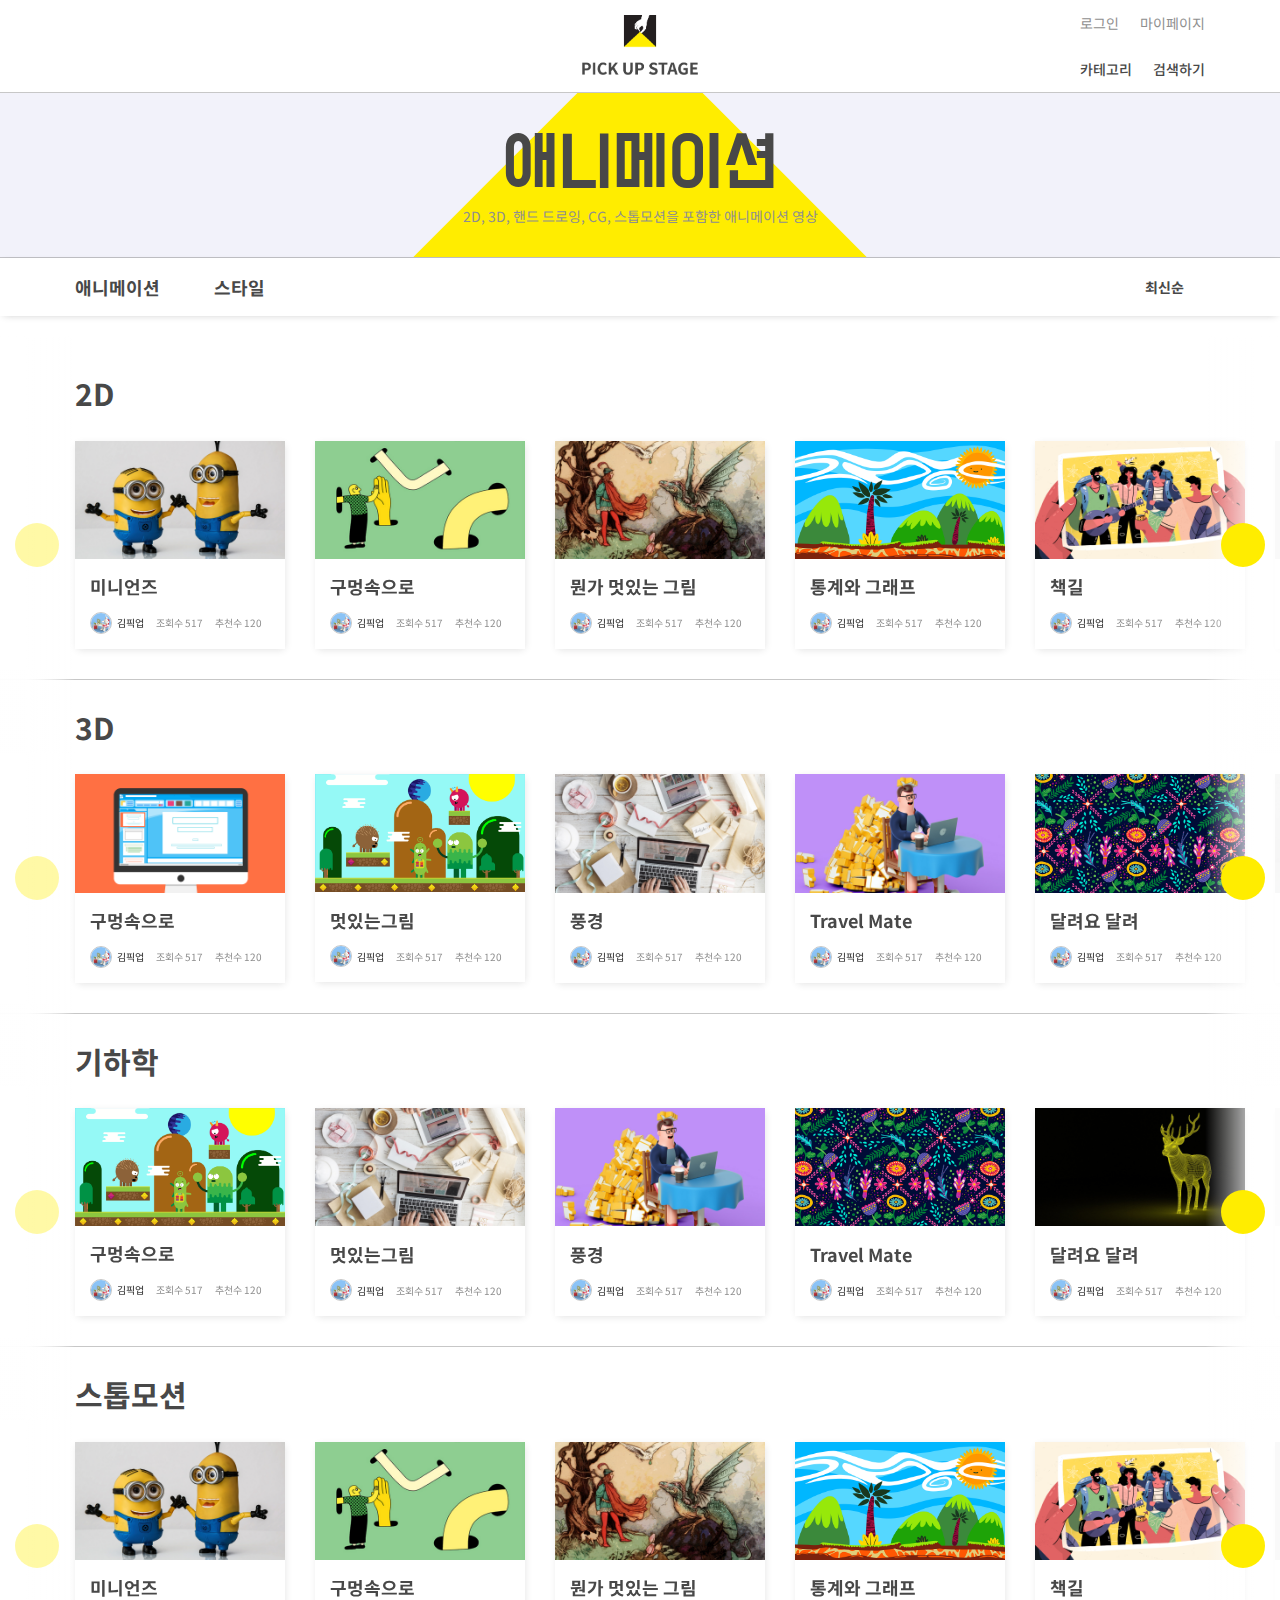
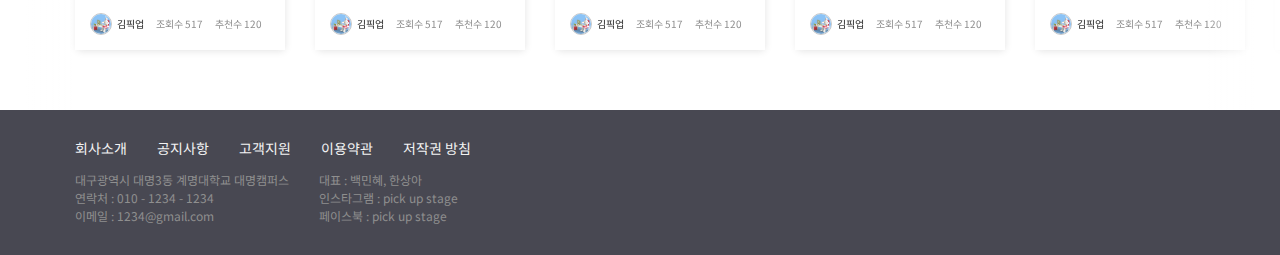
<file: categories2.html>
<!doctype html>
<html>

<head>
    <meta charset="UTF-8">
    <title>PICK UP STAGE</title>
    <link href="css/normalize.css" rel="stylesheet" type="text/css" media="all">
    <link href="css/swiper.min.css" rel="stylesheet" type="text/css" media="all">
    <link href="https://fonts.googleapis.com/css?family=Do+Hyeon|Noto+Sans+KR:100,300,400,500,700,900&amp;subset=korean" rel="stylesheet">
    <link href="https://use.fontawesome.com/releases/v5.6.1/css/all.css" rel="stylesheet" integrity="sha384-gfdkjb5BdAXd+lj+gudLWI+BXq4IuLW5IT+brZEZsLFm++aCMlF1V92rMkPaX4PP" crossorigin="anonymous">
    <link href="css/layout.css" rel="stylesheet" type="text/css" media="all">
    <link href="css/styles.css" rel="stylesheet" type="text/css" media="all">
    <script src="js/jquery-3.2.1.min.js"></script>
    <script src="js/swiper.min.js"></script>
</head>

<body>
    <div class="header"></div>
    <div class="subpage_title">
        <div class="wrapper">
            <h1>애니메이션</h1>
            <p>2D, 3D, 핸드 드로잉, CG, 스톱모션을 포함한 애니메이션 영상</p>
        </div>
    </div>
    <div class="lnb">
        <div class="wrapper">
            <div class="lnb_left">
                <div class="select">
                    <span>애니메이션</span>
                    <ul>
                        <li>애니메이션</li>
                        <li>모션그래픽</li>
                        <li>실사영상</li>
                        <li>융합영상</li>
                    </ul>
                </div>
                <div class="select">
                    <span>스타일</span>
                    <ul>
                        <li>2D</li>
                        <li>3D</li>
                        <li>기하학</li>
                        <li>스톱모션</li>
                    </ul>
                </div>
            </div>
            <div class="lnb_right">
                <div class="select">
                    <span>최신순</span>
                    <ul>
                        <li>최신순</li>
                        <li>인기순</li>
                        <li>조회순</li>
                    </ul>
                </div>
            </div>
        </div>
    </div>


    <div class="video_section">
        <h2 class="wrapper"><a href="categories3.html">2D <i class="fas fa-angle-right"></i></a></h2>
        <div class="wrapper video_slide">
            <div class="swiper-container">
                <div class="swiper-wrapper">
                    <div class="swiper-slide">
                        <div class="video_article">
                            <div class="thumb"><img src="images/thumb6-1.png"></div>
                            <div class="video_info1">
                                <h4>미니언즈</h4>
                                <ul class="video_info2">
                                    <li class="profile">
                                        <div class="profile_img"><a href="portfolio.html"><img src="images/thumb1-2.png"></a></div>
                                        <div class="profile_name"><a href="portfolio.html">김픽업</a></div>
                                    </li>
                                    <li>
                                        <div class="view">조회수 517</div>
                                    </li>
                                    <li>
                                        <div class="like">추천수 120</div>
                                    </li>
                                </ul>
                            </div>
                        </div>
                    </div>
                    <div class="swiper-slide">
                        <div class="video_article">
                            <div class="thumb"><img src="images/thumb7-1.png"></div>
                            <div class="video_info1">
                                <h4>구멍속으로</h4>
                                <ul class="video_info2">
                                    <li class="profile">
                                        <div class="profile_img"><a href="portfolio.html"><img src="images/thumb1-2.png"></a></div>
                                        <div class="profile_name"><a href="portfolio.html">김픽업</a></div>
                                    </li>
                                    <li>
                                        <div class="view">조회수 517</div>
                                    </li>
                                    <li>
                                        <div class="like">추천수 120</div>
                                    </li>
                                </ul>
                            </div>
                        </div>
                    </div>
                    <div class="swiper-slide">
                        <div class="video_article">
                            <div class="thumb"><img src="images/thumb8-1.png"></div>
                            <div class="video_info1">
                                <h4>뭔가 멋있는 그림</h4>
                                <ul class="video_info2">
                                    <li class="profile">
                                        <div class="profile_img"><a href="portfolio.html"><img src="images/thumb1-2.png"></a></div>
                                        <div class="profile_name"><a href="portfolio.html">김픽업</a></div>
                                    </li>
                                    <li>
                                        <div class="view">조회수 517</div>
                                    </li>
                                    <li>
                                        <div class="like">추천수 120</div>
                                    </li>
                                </ul>
                            </div>
                        </div>
                    </div>
                    <div class="swiper-slide">
                        <div class="video_article">
                            <div class="thumb"><img src="images/thumb9-1.png"></div>
                            <div class="video_info1">
                                <h4>통계와 그래프</h4>
                                <ul class="video_info2">
                                    <li class="profile">
                                        <div class="profile_img"><a href="portfolio.html"><img src="images/thumb1-2.png"></a></div>
                                        <div class="profile_name"><a href="portfolio.html">김픽업</a></div>
                                    </li>
                                    <li>
                                        <div class="view">조회수 517</div>
                                    </li>
                                    <li>
                                        <div class="like">추천수 120</div>
                                    </li>
                                </ul>
                            </div>
                        </div>
                    </div>
                    <div class="swiper-slide">
                        <div class="video_article">
                            <div class="thumb"><img src="images/thumb10-1.png"></div>
                            <div class="video_info1">
                                <h4>책길</h4>
                                <ul class="video_info2">
                                    <li class="profile">
                                        <div class="profile_img"><a href="portfolio.html"><img src="images/thumb1-2.png"></a></div>
                                        <div class="profile_name"><a href="portfolio.html">김픽업</a></div>
                                    </li>
                                    <li>
                                        <div class="view">조회수 517</div>
                                    </li>
                                    <li>
                                        <div class="like">추천수 120</div>
                                    </li>
                                </ul>
                            </div>
                        </div>
                    </div>
                    <div class="swiper-slide">
                        <div class="video_article">
                            <div class="thumb"><img src="images/thumb11-1.png"></div>
                            <div class="video_info1">
                                <h4>달려요 달려</h4>
                                <ul class="video_info2">
                                    <li class="profile">
                                        <div class="profile_img"><a href="portfolio.html"><img src="images/thumb1-2.png"></a></div>
                                        <div class="profile_name"><a href="portfolio.html">김픽업</a></div>
                                    </li>
                                    <li>
                                        <div class="view">조회수 517</div>
                                    </li>
                                    <li>
                                        <div class="like">추천수 120</div>
                                    </li>
                                </ul>
                            </div>
                        </div>
                    </div>
                    <div class="swiper-slide">
                        <div class="video_article">
                            <div class="thumb"><img src="images/thumb6-1.png"></div>
                            <div class="video_info1">
                                <h4>미니언즈</h4>
                                <ul class="video_info2">
                                    <li class="profile">
                                        <div class="profile_img"><a href="portfolio.html"><img src="images/thumb1-2.png"></a></div>
                                        <div class="profile_name"><a href="portfolio.html">김픽업</a></div>
                                    </li>
                                    <li>
                                        <div class="view">조회수 517</div>
                                    </li>
                                    <li>
                                        <div class="like">추천수 120</div>
                                    </li>
                                </ul>
                            </div>
                        </div>
                    </div>
                    <div class="swiper-slide">
                        <div class="video_article">
                            <div class="thumb"><img src="images/thumb7-1.png"></div>
                            <div class="video_info1">
                                <h4>구멍속으로</h4>
                                <ul class="video_info2">
                                    <li class="profile">
                                        <div class="profile_img"><a href="portfolio.html"><img src="images/thumb1-2.png"></a></div>
                                        <div class="profile_name"><a href="portfolio.html">김픽업</a></div>
                                    </li>
                                    <li>
                                        <div class="view">조회수 517</div>
                                    </li>
                                    <li>
                                        <div class="like">추천수 120</div>
                                    </li>
                                </ul>
                            </div>
                        </div>
                    </div>
                    <div class="swiper-slide">
                        <div class="video_article">
                            <div class="thumb"><img src="images/thumb8-1.png"></div>
                            <div class="video_info1">
                                <h4>뭔가 멋있는 그림</h4>
                                <ul class="video_info2">
                                    <li class="profile">
                                        <div class="profile_img"><a href="portfolio.html"><img src="images/thumb1-2.png"></a></div>
                                        <div class="profile_name"><a href="portfolio.html">김픽업</a></div>
                                    </li>
                                    <li>
                                        <div class="view">조회수 517</div>
                                    </li>
                                    <li>
                                        <div class="like">추천수 120</div>
                                    </li>
                                </ul>
                            </div>
                        </div>
                    </div>
                    <div class="swiper-slide">
                        <div class="video_article">
                            <div class="thumb"><img src="images/thumb9-1.png"></div>
                            <div class="video_info1">
                                <h4>통계와 그래프</h4>
                                <ul class="video_info2">
                                    <li class="profile">
                                        <div class="profile_img"><a href="portfolio.html"><img src="images/thumb1-2.png"></a></div>
                                        <div class="profile_name"><a href="portfolio.html">김픽업</a></div>
                                    </li>
                                    <li>
                                        <div class="view">조회수 517</div>
                                    </li>
                                    <li>
                                        <div class="like">추천수 120</div>
                                    </li>
                                </ul>
                            </div>
                        </div>
                    </div>
                    <div class="swiper-slide">
                        <div class="video_article">
                            <div class="thumb"><img src="images/thumb10-1.png"></div>
                            <div class="video_info1">
                                <h4>책길</h4>
                                <ul class="video_info2">
                                    <li class="profile">
                                        <div class="profile_img"><a href="portfolio.html"><img src="images/thumb1-2.png"></a></div>
                                        <div class="profile_name"><a href="portfolio.html">김픽업</a></div>
                                    </li>
                                    <li>
                                        <div class="view">조회수 517</div>
                                    </li>
                                    <li>
                                        <div class="like">추천수 120</div>
                                    </li>
                                </ul>
                            </div>
                        </div>
                    </div>
                    <div class="swiper-slide">
                        <div class="video_article">
                            <div class="thumb"><img src="images/thumb11-1.png"></div>
                            <div class="video_info1">
                                <h4>달려요 달려</h4>
                                <ul class="video_info2">
                                    <li class="profile">
                                        <div class="profile_img"><a href="portfolio.html"><img src="images/thumb1-2.png"></a></div>
                                        <div class="profile_name"><a href="portfolio.html">김픽업</a></div>
                                    </li>
                                    <li>
                                        <div class="view">조회수 517</div>
                                    </li>
                                    <li>
                                        <div class="like">추천수 120</div>
                                    </li>
                                </ul>
                            </div>
                        </div>
                    </div>
                    <div class="swiper-slide">
                        <div class="video_article">
                            <div class="thumb"><img src="images/thumb6-1.png"></div>
                            <div class="video_info1">
                                <h4>미니언즈</h4>
                                <ul class="video_info2">
                                    <li class="profile">
                                        <div class="profile_img"><a href="portfolio.html"><img src="images/thumb1-2.png"></a></div>
                                        <div class="profile_name"><a href="portfolio.html">김픽업</a></div>
                                    </li>
                                    <li>
                                        <div class="view">조회수 517</div>
                                    </li>
                                    <li>
                                        <div class="like">추천수 120</div>
                                    </li>
                                </ul>
                            </div>
                        </div>
                    </div>
                    <div class="swiper-slide">
                        <div class="video_article">
                            <div class="thumb"><img src="images/thumb7-1.png"></div>
                            <div class="video_info1">
                                <h4>구멍속으로</h4>
                                <ul class="video_info2">
                                    <li class="profile">
                                        <div class="profile_img"><a href="portfolio.html"><img src="images/thumb1-2.png"></a></div>
                                        <div class="profile_name"><a href="portfolio.html">김픽업</a></div>
                                    </li>
                                    <li>
                                        <div class="view">조회수 517</div>
                                    </li>
                                    <li>
                                        <div class="like">추천수 120</div>
                                    </li>
                                </ul>
                            </div>
                        </div>
                    </div>
                    <div class="swiper-slide">
                        <div class="video_article">
                            <div class="thumb"><img src="images/thumb8-1.png"></div>
                            <div class="video_info1">
                                <h4>뭔가 멋있는 그림</h4>
                                <ul class="video_info2">
                                    <li class="profile">
                                        <div class="profile_img"><a href="portfolio.html"><img src="images/thumb1-2.png"></a></div>
                                        <div class="profile_name"><a href="portfolio.html">김픽업</a></div>
                                    </li>
                                    <li>
                                        <div class="view">조회수 517</div>
                                    </li>
                                    <li>
                                        <div class="like">추천수 120</div>
                                    </li>
                                </ul>
                            </div>
                        </div>
                    </div>
                    <div class="swiper-slide">
                        <div class="video_article">
                            <div class="thumb"><img src="images/thumb9-1.png"></div>
                            <div class="video_info1">
                                <h4>통계와 그래프</h4>
                                <ul class="video_info2">
                                    <li class="profile">
                                        <div class="profile_img"><a href="portfolio.html"><img src="images/thumb1-2.png"></a></div>
                                        <div class="profile_name"><a href="portfolio.html">김픽업</a></div>
                                    </li>
                                    <li>
                                        <div class="view">조회수 517</div>
                                    </li>
                                    <li>
                                        <div class="like">추천수 120</div>
                                    </li>
                                </ul>
                            </div>
                        </div>
                    </div>
                    <div class="swiper-slide">
                        <div class="video_article">
                            <div class="thumb"><img src="images/thumb10-1.png"></div>
                            <div class="video_info1">
                                <h4>책길</h4>
                                <ul class="video_info2">
                                    <li class="profile">
                                        <div class="profile_img"><a href="portfolio.html"><img src="images/thumb1-2.png"></a></div>
                                        <div class="profile_name"><a href="portfolio.html">김픽업</a></div>
                                    </li>
                                    <li>
                                        <div class="view">조회수 517</div>
                                    </li>
                                    <li>
                                        <div class="like">추천수 120</div>
                                    </li>
                                </ul>
                            </div>
                        </div>
                    </div>
                    <div class="swiper-slide">
                        <div class="video_article">
                            <div class="thumb"><img src="images/thumb11-1.png"></div>
                            <div class="video_info1">
                                <h4>달려요 달려</h4>
                                <ul class="video_info2">
                                    <li class="profile">
                                        <div class="profile_img"><a href="portfolio.html"><img src="images/thumb1-2.png"></a></div>
                                        <div class="profile_name"><a href="portfolio.html">김픽업</a></div>
                                    </li>
                                    <li>
                                        <div class="view">조회수 517</div>
                                    </li>
                                    <li>
                                        <div class="like">추천수 120</div>
                                    </li>
                                </ul>
                            </div>
                        </div>
                    </div>
                </div>
            </div>
            <div class="button_wrapper wrapper">
                <div class="swiper-button-prev"><i class="fas fa-chevron-left"></i></div>
                <div class="swiper-button-next"><i class="fas fa-chevron-right"></i></div>
            </div>
        </div>

        <h2 class="wrapper"><a href="categories3.html">3D <i class="fas fa-angle-right"></i></a></h2>
        <div class="wrapper video_slide">
            <div class="swiper-container">
                <div class="swiper-wrapper">
                    <div class="swiper-slide">
                        <div class="video_article">
                            <div class="thumb"><img src="images/thumb12-1.png"></div>
                            <div class="video_info1">
                                <h4>구멍속으로</h4>
                                <ul class="video_info2">
                                    <li class="profile">
                                        <div class="profile_img"><a href="portfolio.html"><img src="images/thumb1-2.png"></a></div>
                                        <div class="profile_name"><a href="portfolio.html">김픽업</a></div>
                                    </li>
                                    <li>
                                        <div class="view">조회수 517</div>
                                    </li>
                                    <li>
                                        <div class="like">추천수 120</div>
                                    </li>
                                </ul>
                            </div>
                        </div>
                    </div>
                    <div class="swiper-slide">
                        <div class="video_article">
                            <div class="thumb"><img src="images/thumb13-1.png"></div>
                            <div class="video_info1">
                                <h4>멋있는그림</h4>
                                <ul class="video_info2">
                                    <li class="profile">
                                        <div class="profile_img"><a href="portfolio.html"><img src="images/thumb1-2.png"></a></div>
                                        <div class="profile_name"><a href="portfolio.html">김픽업</a></div>
                                    </li>
                                    <li>
                                        <div class="view">조회수 517</div>
                                    </li>
                                    <li>
                                        <div class="like">추천수 120</div>
                                    </li>
                                </ul>
                            </div>
                        </div>
                    </div>
                    <div class="swiper-slide">
                        <div class="video_article">
                            <div class="thumb"><img src="images/thumb14-1.png"></div>
                            <div class="video_info1">
                                <h4>풍경</h4>
                                <ul class="video_info2">
                                    <li class="profile">
                                        <div class="profile_img"><a href="portfolio.html"><img src="images/thumb1-2.png"></a></div>
                                        <div class="profile_name"><a href="portfolio.html">김픽업</a></div>
                                    </li>
                                    <li>
                                        <div class="view">조회수 517</div>
                                    </li>
                                    <li>
                                        <div class="like">추천수 120</div>
                                    </li>
                                </ul>
                            </div>
                        </div>
                    </div>
                    <div class="swiper-slide">
                        <div class="video_article">
                            <div class="thumb"><img src="images/thumb15-1.png"></div>
                            <div class="video_info1">
                                <h4>Travel Mate</h4>
                                <ul class="video_info2">
                                    <li class="profile">
                                        <div class="profile_img"><a href="portfolio.html"><img src="images/thumb1-2.png"></a></div>
                                        <div class="profile_name"><a href="portfolio.html">김픽업</a></div>
                                    </li>
                                    <li>
                                        <div class="view">조회수 517</div>
                                    </li>
                                    <li>
                                        <div class="like">추천수 120</div>
                                    </li>
                                </ul>
                            </div>
                        </div>
                    </div>
                    <div class="swiper-slide">
                        <div class="video_article">
                            <div class="thumb"><img src="images/thumb16-1.png"></div>
                            <div class="video_info1">
                                <h4>달려요 달려</h4>
                                <ul class="video_info2">
                                    <li class="profile">
                                        <div class="profile_img"><a href="portfolio.html"><img src="images/thumb1-2.png"></a></div>
                                        <div class="profile_name"><a href="portfolio.html">김픽업</a></div>
                                    </li>
                                    <li>
                                        <div class="view">조회수 517</div>
                                    </li>
                                    <li>
                                        <div class="like">추천수 120</div>
                                    </li>
                                </ul>
                            </div>
                        </div>
                    </div>
                    <div class="swiper-slide">
                        <div class="video_article">
                            <div class="thumb"><img src="images/thumb6-1.png"></div>
                            <div class="video_info1">
                                <h4>미니언즈</h4>
                                <ul class="video_info2">
                                    <li class="profile">
                                        <div class="profile_img"><a href="portfolio.html"><img src="images/thumb1-2.png"></a></div>
                                        <div class="profile_name"><a href="portfolio.html">김픽업</a></div>
                                    </li>
                                    <li>
                                        <div class="view">조회수 517</div>
                                    </li>
                                    <li>
                                        <div class="like">추천수 120</div>
                                    </li>
                                </ul>
                            </div>
                        </div>
                    </div>
                    <div class="swiper-slide">
                        <div class="video_article">
                            <div class="thumb"><img src="images/thumb7-1.png"></div>
                            <div class="video_info1">
                                <h4>구멍속으로</h4>
                                <ul class="video_info2">
                                    <li class="profile">
                                        <div class="profile_img"><a href="portfolio.html"><img src="images/thumb1-2.png"></a></div>
                                        <div class="profile_name"><a href="portfolio.html">김픽업</a></div>
                                    </li>
                                    <li>
                                        <div class="view">조회수 517</div>
                                    </li>
                                    <li>
                                        <div class="like">추천수 120</div>
                                    </li>
                                </ul>
                            </div>
                        </div>
                    </div>
                    <div class="swiper-slide">
                        <div class="video_article">
                            <div class="thumb"><img src="images/thumb8-1.png"></div>
                            <div class="video_info1">
                                <h4>뭔가 멋있는 그림</h4>
                                <ul class="video_info2">
                                    <li class="profile">
                                        <div class="profile_img"><a href="portfolio.html"><img src="images/thumb1-2.png"></a></div>
                                        <div class="profile_name"><a href="portfolio.html">김픽업</a></div>
                                    </li>
                                    <li>
                                        <div class="view">조회수 517</div>
                                    </li>
                                    <li>
                                        <div class="like">추천수 120</div>
                                    </li>
                                </ul>
                            </div>
                        </div>
                    </div>
                    <div class="swiper-slide">
                        <div class="video_article">
                            <div class="thumb"><img src="images/thumb9-1.png"></div>
                            <div class="video_info1">
                                <h4>통계와 그래프</h4>
                                <ul class="video_info2">
                                    <li class="profile">
                                        <div class="profile_img"><a href="portfolio.html"><img src="images/thumb1-2.png"></a></div>
                                        <div class="profile_name"><a href="portfolio.html">김픽업</a></div>
                                    </li>
                                    <li>
                                        <div class="view">조회수 517</div>
                                    </li>
                                    <li>
                                        <div class="like">추천수 120</div>
                                    </li>
                                </ul>
                            </div>
                        </div>
                    </div>
                    <div class="swiper-slide">
                        <div class="video_article">
                            <div class="thumb"><img src="images/thumb10-1.png"></div>
                            <div class="video_info1">
                                <h4>책길</h4>
                                <ul class="video_info2">
                                    <li class="profile">
                                        <div class="profile_img"><a href="portfolio.html"><img src="images/thumb1-2.png"></a></div>
                                        <div class="profile_name"><a href="portfolio.html">김픽업</a></div>
                                    </li>
                                    <li>
                                        <div class="view">조회수 517</div>
                                    </li>
                                    <li>
                                        <div class="like">추천수 120</div>
                                    </li>
                                </ul>
                            </div>
                        </div>
                    </div>
                    <div class="swiper-slide">
                        <div class="video_article">
                            <div class="thumb"><img src="images/thumb11-1.png"></div>
                            <div class="video_info1">
                                <h4>달려요 달려</h4>
                                <ul class="video_info2">
                                    <li class="profile">
                                        <div class="profile_img"><a href="portfolio.html"><img src="images/thumb1-2.png"></a></div>
                                        <div class="profile_name"><a href="portfolio.html">김픽업</a></div>
                                    </li>
                                    <li>
                                        <div class="view">조회수 517</div>
                                    </li>
                                    <li>
                                        <div class="like">추천수 120</div>
                                    </li>
                                </ul>
                            </div>
                        </div>
                    </div>
                </div>
            </div>
            <div class="button_wrapper wrapper">
                <div class="swiper-button-prev"><i class="fas fa-chevron-left"></i></div>
                <div class="swiper-button-next"><i class="fas fa-chevron-right"></i></div>
            </div>
        </div>

        <h2 class="wrapper"><a href="categories3.html">기하학 <i class="fas fa-angle-right"></i></a></h2>
        <div class="wrapper video_slide">
            <div class="swiper-container">
                <div class="swiper-wrapper">
                    <div class="swiper-slide">
                        <div class="video_article">
                            <div class="thumb"><img src="images/thumb13-1.png"></div>
                            <div class="video_info1">
                                <h4>구멍속으로</h4>
                                <ul class="video_info2">
                                    <li class="profile">
                                        <div class="profile_img"><a href="portfolio.html"><img src="images/thumb1-2.png"></a></div>
                                        <div class="profile_name"><a href="portfolio.html">김픽업</a></div>
                                    </li>
                                    <li>
                                        <div class="view">조회수 517</div>
                                    </li>
                                    <li>
                                        <div class="like">추천수 120</div>
                                    </li>
                                </ul>
                            </div>
                        </div>
                    </div>
                    <div class="swiper-slide">
                        <div class="video_article">
                            <div class="thumb"><img src="images/thumb14-1.png"></div>
                            <div class="video_info1">
                                <h4>멋있는그림</h4>
                                <ul class="video_info2">
                                    <li class="profile">
                                        <div class="profile_img"><a href="portfolio.html"><img src="images/thumb1-2.png"></a></div>
                                        <div class="profile_name"><a href="portfolio.html">김픽업</a></div>
                                    </li>
                                    <li>
                                        <div class="view">조회수 517</div>
                                    </li>
                                    <li>
                                        <div class="like">추천수 120</div>
                                    </li>
                                </ul>
                            </div>
                        </div>
                    </div>
                    <div class="swiper-slide">
                        <div class="video_article">
                            <div class="thumb"><img src="images/thumb15-1.png"></div>
                            <div class="video_info1">
                                <h4>풍경</h4>
                                <ul class="video_info2">
                                    <li class="profile">
                                        <div class="profile_img"><a href="portfolio.html"><img src="images/thumb1-2.png"></a></div>
                                        <div class="profile_name"><a href="portfolio.html">김픽업</a></div>
                                    </li>
                                    <li>
                                        <div class="view">조회수 517</div>
                                    </li>
                                    <li>
                                        <div class="like">추천수 120</div>
                                    </li>
                                </ul>
                            </div>
                        </div>
                    </div>
                    <div class="swiper-slide">
                        <div class="video_article">
                            <div class="thumb"><img src="images/thumb16-1.png"></div>
                            <div class="video_info1">
                                <h4>Travel Mate</h4>
                                <ul class="video_info2">
                                    <li class="profile">
                                        <div class="profile_img"><a href="portfolio.html"><img src="images/thumb1-2.png"></a></div>
                                        <div class="profile_name"><a href="portfolio.html">김픽업</a></div>
                                    </li>
                                    <li>
                                        <div class="view">조회수 517</div>
                                    </li>
                                    <li>
                                        <div class="like">추천수 120</div>
                                    </li>
                                </ul>
                            </div>
                        </div>
                    </div>
                    <div class="swiper-slide">
                        <div class="video_article">
                            <div class="thumb"><img src="images/thumb17-1.png"></div>
                            <div class="video_info1">
                                <h4>달려요 달려</h4>
                                <ul class="video_info2">
                                    <li class="profile">
                                        <div class="profile_img"><a href="portfolio.html"><img src="images/thumb1-2.png"></a></div>
                                        <div class="profile_name"><a href="portfolio.html">김픽업</a></div>
                                    </li>
                                    <li>
                                        <div class="view">조회수 517</div>
                                    </li>
                                    <li>
                                        <div class="like">추천수 120</div>
                                    </li>
                                </ul>
                            </div>
                        </div>
                    </div>
                    <div class="swiper-slide">
                        <div class="video_article">
                            <div class="thumb"><img src="images/thumb18-1.png"></div>
                            <div class="video_info1">
                                <h4>미니언즈</h4>
                                <ul class="video_info2">
                                    <li class="profile">
                                        <div class="profile_img"><a href="portfolio.html"><img src="images/thumb1-2.png"></a></div>
                                        <div class="profile_name"><a href="portfolio.html">김픽업</a></div>
                                    </li>
                                    <li>
                                        <div class="view">조회수 517</div>
                                    </li>
                                    <li>
                                        <div class="like">추천수 120</div>
                                    </li>
                                </ul>
                            </div>
                        </div>
                    </div>
                    <div class="swiper-slide">
                        <div class="video_article">
                            <div class="thumb"><img src="images/thumb19-1.png"></div>
                            <div class="video_info1">
                                <h4>구멍속으로</h4>
                                <ul class="video_info2">
                                    <li class="profile">
                                        <div class="profile_img"><a href="portfolio.html"><img src="images/thumb1-2.png"></a></div>
                                        <div class="profile_name"><a href="portfolio.html">김픽업</a></div>
                                    </li>
                                    <li>
                                        <div class="view">조회수 517</div>
                                    </li>
                                    <li>
                                        <div class="like">추천수 120</div>
                                    </li>
                                </ul>
                            </div>
                        </div>
                    </div>
                    <div class="swiper-slide">
                        <div class="video_article">
                            <div class="thumb"><img src="images/thumb20-1.png"></div>
                            <div class="video_info1">
                                <h4>뭔가 멋있는 그림</h4>
                                <ul class="video_info2">
                                    <li class="profile">
                                        <div class="profile_img"><a href="portfolio.html"><img src="images/thumb1-2.png"></a></div>
                                        <div class="profile_name"><a href="portfolio.html">김픽업</a></div>
                                    </li>
                                    <li>
                                        <div class="view">조회수 517</div>
                                    </li>
                                    <li>
                                        <div class="like">추천수 120</div>
                                    </li>
                                </ul>
                            </div>
                        </div>
                    </div>
                    <div class="swiper-slide">
                        <div class="video_article">
                            <div class="thumb"><img src="images/thumb5-1.png"></div>
                            <div class="video_info1">
                                <h4>통계와 그래프</h4>
                                <ul class="video_info2">
                                    <li class="profile">
                                        <div class="profile_img"><a href="portfolio.html"><img src="images/thumb1-2.png"></a></div>
                                        <div class="profile_name"><a href="portfolio.html">김픽업</a></div>
                                    </li>
                                    <li>
                                        <div class="view">조회수 517</div>
                                    </li>
                                    <li>
                                        <div class="like">추천수 120</div>
                                    </li>
                                </ul>
                            </div>
                        </div>
                    </div>
                    <div class="swiper-slide">
                        <div class="video_article">
                            <div class="thumb"><img src="images/thumb1-1.png"></div>
                            <div class="video_info1">
                                <h4>책길</h4>
                                <ul class="video_info2">
                                    <li class="profile">
                                        <div class="profile_img"><a href="portfolio.html"><img src="images/thumb1-2.png"></a></div>
                                        <div class="profile_name"><a href="portfolio.html">김픽업</a></div>
                                    </li>
                                    <li>
                                        <div class="view">조회수 517</div>
                                    </li>
                                    <li>
                                        <div class="like">추천수 120</div>
                                    </li>
                                </ul>
                            </div>
                        </div>
                    </div>
                    <div class="swiper-slide">
                        <div class="video_article">
                            <div class="thumb"><img src="images/thumb2-1.png"></div>
                            <div class="video_info1">
                                <h4>달려요 달려</h4>
                                <ul class="video_info2">
                                    <li class="profile">
                                        <div class="profile_img"><a href="portfolio.html"><img src="images/thumb1-2.png"></a></div>
                                        <div class="profile_name"><a href="portfolio.html">김픽업</a></div>
                                    </li>
                                    <li>
                                        <div class="view">조회수 517</div>
                                    </li>
                                    <li>
                                        <div class="like">추천수 120</div>
                                    </li>
                                </ul>
                            </div>
                        </div>
                    </div>
                </div>
            </div>
            <div class="button_wrapper wrapper">
                <div class="swiper-button-prev"><i class="fas fa-chevron-left"></i></div>
                <div class="swiper-button-next"><i class="fas fa-chevron-right"></i></div>
            </div>
        </div>

        <h2 class="wrapper"><a href="categories3.html">스톱모션 <i class="fas fa-angle-right"></i></a></h2>
        <div class="wrapper video_slide">
            <div class="swiper-container">
                <div class="swiper-wrapper">
                    <div class="swiper-slide">
                        <div class="video_article">
                            <div class="thumb"><img src="images/thumb6-1.png"></div>
                            <div class="video_info1">
                                <h4>미니언즈</h4>
                                <ul class="video_info2">
                                    <li class="profile">
                                        <div class="profile_img"><a href="portfolio.html"><img src="images/thumb1-2.png"></a></div>
                                        <div class="profile_name"><a href="portfolio.html">김픽업</a></div>
                                    </li>
                                    <li>
                                        <div class="view">조회수 517</div>
                                    </li>
                                    <li>
                                        <div class="like">추천수 120</div>
                                    </li>
                                </ul>
                            </div>
                        </div>
                    </div>
                    <div class="swiper-slide">
                        <div class="video_article">
                            <div class="thumb"><img src="images/thumb7-1.png"></div>
                            <div class="video_info1">
                                <h4>구멍속으로</h4>
                                <ul class="video_info2">
                                    <li class="profile">
                                        <div class="profile_img"><a href="portfolio.html"><img src="images/thumb1-2.png"></a></div>
                                        <div class="profile_name"><a href="portfolio.html">김픽업</a></div>
                                    </li>
                                    <li>
                                        <div class="view">조회수 517</div>
                                    </li>
                                    <li>
                                        <div class="like">추천수 120</div>
                                    </li>
                                </ul>
                            </div>
                        </div>
                    </div>
                    <div class="swiper-slide">
                        <div class="video_article">
                            <div class="thumb"><img src="images/thumb8-1.png"></div>
                            <div class="video_info1">
                                <h4>뭔가 멋있는 그림</h4>
                                <ul class="video_info2">
                                    <li class="profile">
                                        <div class="profile_img"><a href="portfolio.html"><img src="images/thumb1-2.png"></a></div>
                                        <div class="profile_name"><a href="portfolio.html">김픽업</a></div>
                                    </li>
                                    <li>
                                        <div class="view">조회수 517</div>
                                    </li>
                                    <li>
                                        <div class="like">추천수 120</div>
                                    </li>
                                </ul>
                            </div>
                        </div>
                    </div>
                    <div class="swiper-slide">
                        <div class="video_article">
                            <div class="thumb"><img src="images/thumb9-1.png"></div>
                            <div class="video_info1">
                                <h4>통계와 그래프</h4>
                                <ul class="video_info2">
                                    <li class="profile">
                                        <div class="profile_img"><a href="portfolio.html"><img src="images/thumb1-2.png"></a></div>
                                        <div class="profile_name"><a href="portfolio.html">김픽업</a></div>
                                    </li>
                                    <li>
                                        <div class="view">조회수 517</div>
                                    </li>
                                    <li>
                                        <div class="like">추천수 120</div>
                                    </li>
                                </ul>
                            </div>
                        </div>
                    </div>
                    <div class="swiper-slide">
                        <div class="video_article">
                            <div class="thumb"><img src="images/thumb10-1.png"></div>
                            <div class="video_info1">
                                <h4>책길</h4>
                                <ul class="video_info2">
                                    <li class="profile">
                                        <div class="profile_img"><a href="portfolio.html"><img src="images/thumb1-2.png"></a></div>
                                        <div class="profile_name"><a href="portfolio.html">김픽업</a></div>
                                    </li>
                                    <li>
                                        <div class="view">조회수 517</div>
                                    </li>
                                    <li>
                                        <div class="like">추천수 120</div>
                                    </li>
                                </ul>
                            </div>
                        </div>
                    </div>
                    <div class="swiper-slide">
                        <div class="video_article">
                            <div class="thumb"><img src="images/thumb11-1.png"></div>
                            <div class="video_info1">
                                <h4>달려요 달려</h4>
                                <ul class="video_info2">
                                    <li class="profile">
                                        <div class="profile_img"><a href="portfolio.html"><img src="images/thumb1-2.png"></a></div>
                                        <div class="profile_name"><a href="portfolio.html">김픽업</a></div>
                                    </li>
                                    <li>
                                        <div class="view">조회수 517</div>
                                    </li>
                                    <li>
                                        <div class="like">추천수 120</div>
                                    </li>
                                </ul>
                            </div>
                        </div>
                    </div>
                    <div class="swiper-slide">
                        <div class="video_article">
                            <div class="thumb"><img src="images/thumb6-1.png"></div>
                            <div class="video_info1">
                                <h4>미니언즈</h4>
                                <ul class="video_info2">
                                    <li class="profile">
                                        <div class="profile_img"><a href="portfolio.html"><img src="images/thumb1-2.png"></a></div>
                                        <div class="profile_name"><a href="portfolio.html">김픽업</a></div>
                                    </li>
                                    <li>
                                        <div class="view">조회수 517</div>
                                    </li>
                                    <li>
                                        <div class="like">추천수 120</div>
                                    </li>
                                </ul>
                            </div>
                        </div>
                    </div>
                    <div class="swiper-slide">
                        <div class="video_article">
                            <div class="thumb"><img src="images/thumb7-1.png"></div>
                            <div class="video_info1">
                                <h4>구멍속으로</h4>
                                <ul class="video_info2">
                                    <li class="profile">
                                        <div class="profile_img"><a href="portfolio.html"><img src="images/thumb1-2.png"></a></div>
                                        <div class="profile_name"><a href="portfolio.html">김픽업</a></div>
                                    </li>
                                    <li>
                                        <div class="view">조회수 517</div>
                                    </li>
                                    <li>
                                        <div class="like">추천수 120</div>
                                    </li>
                                </ul>
                            </div>
                        </div>
                    </div>
                    <div class="swiper-slide">
                        <div class="video_article">
                            <div class="thumb"><img src="images/thumb8-1.png"></div>
                            <div class="video_info1">
                                <h4>뭔가 멋있는 그림</h4>
                                <ul class="video_info2">
                                    <li class="profile">
                                        <div class="profile_img"><a href="portfolio.html"><img src="images/thumb1-2.png"></a></div>
                                        <div class="profile_name"><a href="portfolio.html">김픽업</a></div>
                                    </li>
                                    <li>
                                        <div class="view">조회수 517</div>
                                    </li>
                                    <li>
                                        <div class="like">추천수 120</div>
                                    </li>
                                </ul>
                            </div>
                        </div>
                    </div>
                    <div class="swiper-slide">
                        <div class="video_article">
                            <div class="thumb"><img src="images/thumb9-1.png"></div>
                            <div class="video_info1">
                                <h4>통계와 그래프</h4>
                                <ul class="video_info2">
                                    <li class="profile">
                                        <div class="profile_img"><a href="portfolio.html"><img src="images/thumb1-2.png"></a></div>
                                        <div class="profile_name"><a href="portfolio.html">김픽업</a></div>
                                    </li>
                                    <li>
                                        <div class="view">조회수 517</div>
                                    </li>
                                    <li>
                                        <div class="like">추천수 120</div>
                                    </li>
                                </ul>
                            </div>
                        </div>
                    </div>
                    <div class="swiper-slide">
                        <div class="video_article">
                            <div class="thumb"><img src="images/thumb10-1.png"></div>
                            <div class="video_info1">
                                <h4>책길</h4>
                                <ul class="video_info2">
                                    <li class="profile">
                                        <div class="profile_img"><a href="portfolio.html"><img src="images/thumb1-2.png"></a></div>
                                        <div class="profile_name"><a href="portfolio.html">김픽업</a></div>
                                    </li>
                                    <li>
                                        <div class="view">조회수 517</div>
                                    </li>
                                    <li>
                                        <div class="like">추천수 120</div>
                                    </li>
                                </ul>
                            </div>
                        </div>
                    </div>
                    <div class="swiper-slide">
                        <div class="video_article">
                            <div class="thumb"><img src="images/thumb11-1.png"></div>
                            <div class="video_info1">
                                <h4>달려요 달려</h4>
                                <ul class="video_info2">
                                    <li class="profile">
                                        <div class="profile_img"><a href="portfolio.html"><img src="images/thumb1-2.png"></a></div>
                                        <div class="profile_name"><a href="portfolio.html">김픽업</a></div>
                                    </li>
                                    <li>
                                        <div class="view">조회수 517</div>
                                    </li>
                                    <li>
                                        <div class="like">추천수 120</div>
                                    </li>
                                </ul>
                            </div>
                        </div>
                    </div>
                    <div class="swiper-slide">
                        <div class="video_article">
                            <div class="thumb"><img src="images/thumb6-1.png"></div>
                            <div class="video_info1">
                                <h4>미니언즈</h4>
                                <ul class="video_info2">
                                    <li class="profile">
                                        <div class="profile_img"><a href="portfolio.html"><img src="images/thumb1-2.png"></a></div>
                                        <div class="profile_name"><a href="portfolio.html">김픽업</a></div>
                                    </li>
                                    <li>
                                        <div class="view">조회수 517</div>
                                    </li>
                                    <li>
                                        <div class="like">추천수 120</div>
                                    </li>
                                </ul>
                            </div>
                        </div>
                    </div>
                    <div class="swiper-slide">
                        <div class="video_article">
                            <div class="thumb"><img src="images/thumb7-1.png"></div>
                            <div class="video_info1">
                                <h4>구멍속으로</h4>
                                <ul class="video_info2">
                                    <li class="profile">
                                        <div class="profile_img"><a href="portfolio.html"><img src="images/thumb1-2.png"></a></div>
                                        <div class="profile_name"><a href="portfolio.html">김픽업</a></div>
                                    </li>
                                    <li>
                                        <div class="view">조회수 517</div>
                                    </li>
                                    <li>
                                        <div class="like">추천수 120</div>
                                    </li>
                                </ul>
                            </div>
                        </div>
                    </div>
                    <div class="swiper-slide">
                        <div class="video_article">
                            <div class="thumb"><img src="images/thumb8-1.png"></div>
                            <div class="video_info1">
                                <h4>뭔가 멋있는 그림</h4>
                                <ul class="video_info2">
                                    <li class="profile">
                                        <div class="profile_img"><a href="portfolio.html"><img src="images/thumb1-2.png"></a></div>
                                        <div class="profile_name"><a href="portfolio.html">김픽업</a></div>
                                    </li>
                                    <li>
                                        <div class="view">조회수 517</div>
                                    </li>
                                    <li>
                                        <div class="like">추천수 120</div>
                                    </li>
                                </ul>
                            </div>
                        </div>
                    </div>
                    <div class="swiper-slide">
                        <div class="video_article">
                            <div class="thumb"><img src="images/thumb9-1.png"></div>
                            <div class="video_info1">
                                <h4>통계와 그래프</h4>
                                <ul class="video_info2">
                                    <li class="profile">
                                        <div class="profile_img"><a href="portfolio.html"><img src="images/thumb1-2.png"></a></div>
                                        <div class="profile_name"><a href="portfolio.html">김픽업</a></div>
                                    </li>
                                    <li>
                                        <div class="view">조회수 517</div>
                                    </li>
                                    <li>
                                        <div class="like">추천수 120</div>
                                    </li>
                                </ul>
                            </div>
                        </div>
                    </div>
                    <div class="swiper-slide">
                        <div class="video_article">
                            <div class="thumb"><img src="images/thumb10-1.png"></div>
                            <div class="video_info1">
                                <h4>책길</h4>
                                <ul class="video_info2">
                                    <li class="profile">
                                        <div class="profile_img"><a href="portfolio.html"><img src="images/thumb1-2.png"></a></div>
                                        <div class="profile_name"><a href="portfolio.html">김픽업</a></div>
                                    </li>
                                    <li>
                                        <div class="view">조회수 517</div>
                                    </li>
                                    <li>
                                        <div class="like">추천수 120</div>
                                    </li>
                                </ul>
                            </div>
                        </div>
                    </div>
                    <div class="swiper-slide">
                        <div class="video_article">
                            <div class="thumb"><img src="images/thumb11-1.png"></div>
                            <div class="video_info1">
                                <h4>달려요 달려</h4>
                                <ul class="video_info2">
                                    <li class="profile">
                                        <div class="profile_img"><a href="portfolio.html"><img src="images/thumb1-2.png"></a></div>
                                        <div class="profile_name"><a href="portfolio.html">김픽업</a></div>
                                    </li>
                                    <li>
                                        <div class="view">조회수 517</div>
                                    </li>
                                    <li>
                                        <div class="like">추천수 120</div>
                                    </li>
                                </ul>
                            </div>
                        </div>
                    </div>
                </div>
            </div>
            <div class="button_wrapper wrapper">
                <div class="swiper-button-prev"><i class="fas fa-chevron-left"></i></div>
                <div class="swiper-button-next"><i class="fas fa-chevron-right"></i></div>
            </div>
        </div>
    </div>


    <div class="footer"></div>

    <script>
        var main_slide = new Swiper('.main_slide', {
            // Optional parameters
            loop: true,
            speed: 500,
            autoplay: {
                delay: 5000,
            },
            // If we need pagination
            pagination: {
                el: '.main_pagination',
            },
            // Navigation arrows
            navigation: {
                nextEl: '.main_button_next',
                prevEl: '.main_button_prev',
            }
        })

        $(".swiper-container").each(function(index, element) {
            var $this = $(this);
            $this.addClass('instance-' + index);
            var swiper = new Swiper('.instance-' + index, {
                slidesPerView: 'auto',
                slidesPerGroup: 2,
                //                loop: true,
                spaceBetween: 30,
                navigation: {
                    nextEl: $('.instance-' + index).siblings('.button_wrapper').find(' .swiper-button-next'),
                    prevEl: $('.instance-' + index).siblings('.button_wrapper').find(' .swiper-button-prev'),
                },
            });
        });
    </script>

    <script>
        $("div.select > span").click(function() {
            $("div.select > span").next("ul").removeClass('on');
            $(this).next("ul").toggleClass('on');
            return false;
        });
        $("div.select > ul").mouseleave(function() {
            $(this).removeClass('on');
        });
        $("div.select > ul > li").click(function() {
            $(this).parent().removeClass('on').parent("div.select").children("span").text($(this).text());
            $(this).prependTo($(this).parent());
        });
    </script>

    <script>
        $(".header").load("header.html");
        $(".footer").load("footer.html");
    </script>
</body>

</html>
</file>
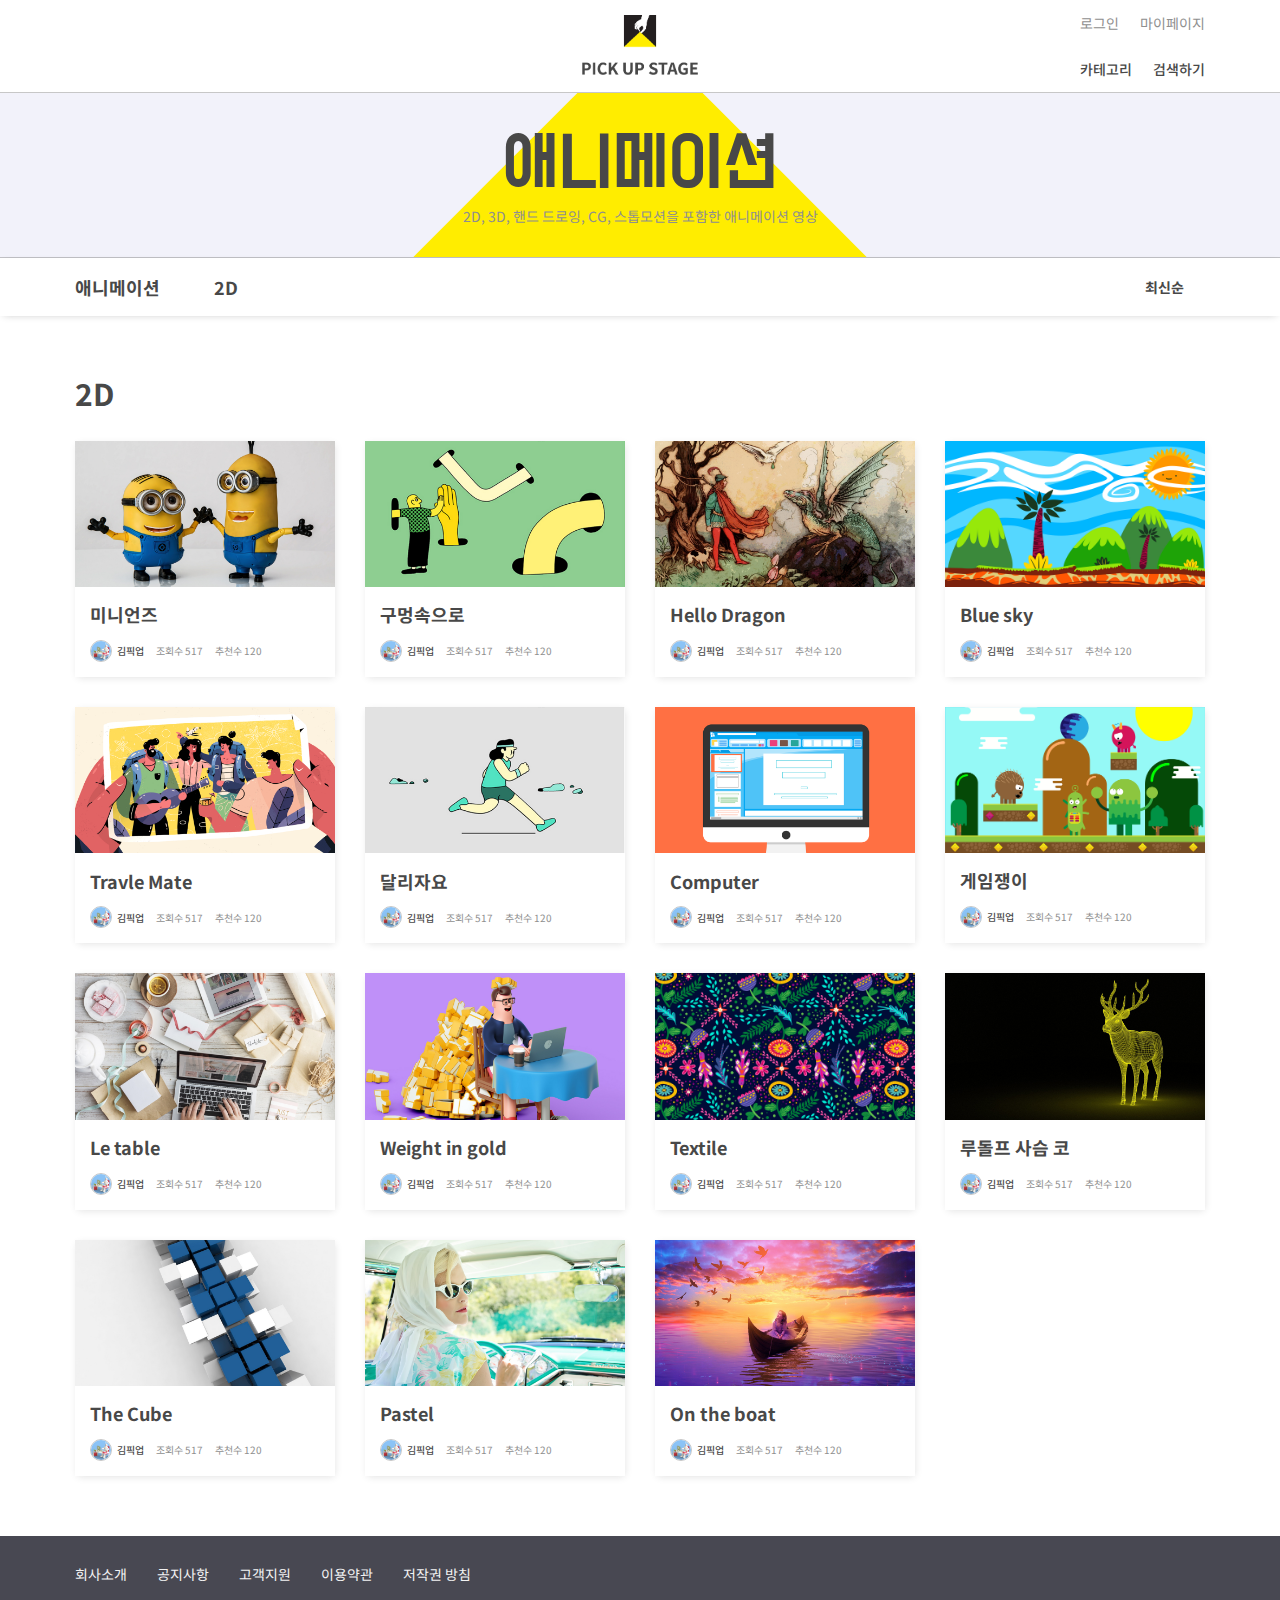
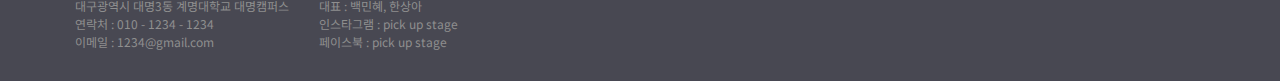
<file: categories3.html>
<!doctype html>
<html>

<head>
    <meta charset="UTF-8">
    <title>PICK UP STAGE</title>
    <link href="css/normalize.css" rel="stylesheet" type="text/css" media="all">
    <link href="css/swiper.min.css" rel="stylesheet" type="text/css" media="all">
    <link href="https://fonts.googleapis.com/css?family=Do+Hyeon|Noto+Sans+KR:100,300,400,500,700,900&amp;subset=korean" rel="stylesheet">
    <link href="https://use.fontawesome.com/releases/v5.6.1/css/all.css" rel="stylesheet" integrity="sha384-gfdkjb5BdAXd+lj+gudLWI+BXq4IuLW5IT+brZEZsLFm++aCMlF1V92rMkPaX4PP" crossorigin="anonymous">
    <link href="css/layout.css" rel="stylesheet" type="text/css" media="all">
    <link href="css/styles.css" rel="stylesheet" type="text/css" media="all">
    <script src="js/jquery-3.2.1.min.js"></script>
    <script src="js/swiper.min.js"></script>
</head>

<body>
    <div class="header"></div>
    <div class="subpage_title">
        <div class="wrapper">
            <h1>애니메이션</h1>
            <p>2D, 3D, 핸드 드로잉, CG, 스톱모션을 포함한 애니메이션 영상</p>
        </div>
    </div>
    <div class="lnb">
        <div class="wrapper">
            <div class="lnb_left">
                <div class="select">
                    <span>애니메이션</span>
                    <ul>
                        <li>애니메이션</li>
                        <li>모션그래픽</li>
                        <li>실사영상</li>
                        <li>융합영상</li>
                    </ul>
                </div>
                <div class="select">
                    <span>2D</span>
                    <ul>
                        <li>2D</li>
                        <li>3D</li>
                        <li>기하학</li>
                        <li>스톱모션</li>
                    </ul>
                </div>
            </div>
            <div class="lnb_right">
                <div class="select">
                    <span>최신순</span>
                    <ul>
                        <li>최신순</li>
                        <li>인기순</li>
                        <li>조회순</li>
                    </ul>
                </div>
            </div>
        </div>
    </div>


    <div class="video_section wrapper">
        <h2>2D</h2>
        <div class="video_list">
            <div class="video_article">
                <div class="thumb"><img src="images/thumb6-1.png"></div>
                <div class="video_info1">
                    <h4>미니언즈</h4>
                    <ul class="video_info2">
                        <li class="profile">
                            <div class="profile_img"><a href="portfolio.html"><img src="images/thumb1-2.png"></a></div>
                            <div class="profile_name"><a href="portfolio.html">김픽업</a></div>
                        </li>
                        <li>
                            <div class="view">조회수 517</div>
                        </li>
                        <li>
                            <div class="like">추천수 120</div>
                        </li>
                    </ul>
                </div>
            </div>
            <div class="video_article">
                <div class="thumb"><img src="images/thumb7-1.png"></div>
                <div class="video_info1">
                    <h4>구멍속으로</h4>
                    <ul class="video_info2">
                        <li class="profile">
                            <div class="profile_img"><a href="portfolio.html"><img src="images/thumb1-2.png"></a></div>
                            <div class="profile_name"><a href="portfolio.html">김픽업</a></div>
                        </li>
                        <li>
                            <div class="view">조회수 517</div>
                        </li>
                        <li>
                            <div class="like">추천수 120</div>
                        </li>
                    </ul>
                </div>
            </div>
            <div class="video_article">
                <div class="thumb"><img src="images/thumb8-1.png"></div>
                <div class="video_info1">
                    <h4>Hello Dragon</h4>
                    <ul class="video_info2">
                        <li class="profile">
                            <div class="profile_img"><a href="portfolio.html"><img src="images/thumb1-2.png"></a></div>
                            <div class="profile_name"><a href="portfolio.html">김픽업</a></div>
                        </li>
                        <li>
                            <div class="view">조회수 517</div>
                        </li>
                        <li>
                            <div class="like">추천수 120</div>
                        </li>
                    </ul>
                </div>
            </div>
            <div class="video_article">
                <div class="thumb"><img src="images/thumb9-1.png"></div>
                <div class="video_info1">
                    <h4>Blue sky</h4>
                    <ul class="video_info2">
                        <li class="profile">
                            <div class="profile_img"><a href="portfolio.html"><img src="images/thumb1-2.png"></a></div>
                            <div class="profile_name"><a href="portfolio.html">김픽업</a></div>
                        </li>
                        <li>
                            <div class="view">조회수 517</div>
                        </li>
                        <li>
                            <div class="like">추천수 120</div>
                        </li>
                    </ul>
                </div>
            </div>
            <div class="video_article">
                <div class="thumb"><img src="images/thumb10-1.png"></div>
                <div class="video_info1">
                    <h4>Travle Mate</h4>
                    <ul class="video_info2">
                        <li class="profile">
                            <div class="profile_img"><a href="portfolio.html"><img src="images/thumb1-2.png"></a></div>
                            <div class="profile_name"><a href="portfolio.html">김픽업</a></div>
                        </li>
                        <li>
                            <div class="view">조회수 517</div>
                        </li>
                        <li>
                            <div class="like">추천수 120</div>
                        </li>
                    </ul>
                </div>
            </div>
            <div class="video_article">
                <div class="thumb"><img src="images/thumb11-1.png"></div>
                <div class="video_info1">
                    <h4>달리자요</h4>
                    <ul class="video_info2">
                        <li class="profile">
                            <div class="profile_img"><a href="portfolio.html"><img src="images/thumb1-2.png"></a></div>
                            <div class="profile_name"><a href="portfolio.html">김픽업</a></div>
                        </li>
                        <li>
                            <div class="view">조회수 517</div>
                        </li>
                        <li>
                            <div class="like">추천수 120</div>
                        </li>
                    </ul>
                </div>
            </div>
            <div class="video_article">
                <div class="thumb"><img src="images/thumb12-1.png"></div>
                <div class="video_info1">
                    <h4>Computer</h4>
                    <ul class="video_info2">
                        <li class="profile">
                            <div class="profile_img"><a href="portfolio.html"><img src="images/thumb1-2.png"></a></div>
                            <div class="profile_name"><a href="portfolio.html">김픽업</a></div>
                        </li>
                        <li>
                            <div class="view">조회수 517</div>
                        </li>
                        <li>
                            <div class="like">추천수 120</div>
                        </li>
                    </ul>
                </div>
            </div>
            <div class="video_article">
                <div class="thumb"><img src="images/thumb13-1.png"></div>
                <div class="video_info1">
                    <h4>게임쟁이</h4>
                    <ul class="video_info2">
                        <li class="profile">
                            <div class="profile_img"><a href="portfolio.html"><img src="images/thumb1-2.png"></a></div>
                            <div class="profile_name"><a href="portfolio.html">김픽업</a></div>
                        </li>
                        <li>
                            <div class="view">조회수 517</div>
                        </li>
                        <li>
                            <div class="like">추천수 120</div>
                        </li>
                    </ul>
                </div>
            </div>
            <div class="video_article">
                <div class="thumb"><img src="images/thumb14-1.png"></div>
                <div class="video_info1">
                    <h4>Le table</h4>
                    <ul class="video_info2">
                        <li class="profile">
                            <div class="profile_img"><a href="portfolio.html"><img src="images/thumb1-2.png"></a></div>
                            <div class="profile_name"><a href="portfolio.html">김픽업</a></div>
                        </li>
                        <li>
                            <div class="view">조회수 517</div>
                        </li>
                        <li>
                            <div class="like">추천수 120</div>
                        </li>
                    </ul>
                </div>
            </div>
            <div class="video_article">
                <div class="thumb"><img src="images/thumb15-1.png"></div>
                <div class="video_info1">
                    <h4>Weight in gold</h4>
                    <ul class="video_info2">
                        <li class="profile">
                            <div class="profile_img"><a href="portfolio.html"><img src="images/thumb1-2.png"></a></div>
                            <div class="profile_name"><a href="portfolio.html">김픽업</a></div>
                        </li>
                        <li>
                            <div class="view">조회수 517</div>
                        </li>
                        <li>
                            <div class="like">추천수 120</div>
                        </li>
                    </ul>
                </div>
            </div>
            <div class="video_article">
                <div class="thumb"><img src="images/thumb16-1.png"></div>
                <div class="video_info1">
                    <h4>Textile</h4>
                    <ul class="video_info2">
                        <li class="profile">
                            <div class="profile_img"><a href="portfolio.html"><img src="images/thumb1-2.png"></a></div>
                            <div class="profile_name"><a href="portfolio.html">김픽업</a></div>
                        </li>
                        <li>
                            <div class="view">조회수 517</div>
                        </li>
                        <li>
                            <div class="like">추천수 120</div>
                        </li>
                    </ul>
                </div>
            </div>
            <div class="video_article">
                <div class="thumb"><img src="images/thumb17-1.png"></div>
                <div class="video_info1">
                    <h4>루돌프 사슴 코</h4>
                    <ul class="video_info2">
                        <li class="profile">
                            <div class="profile_img"><a href="portfolio.html"><img src="images/thumb1-2.png"></a></div>
                            <div class="profile_name"><a href="portfolio.html">김픽업</a></div>
                        </li>
                        <li>
                            <div class="view">조회수 517</div>
                        </li>
                        <li>
                            <div class="like">추천수 120</div>
                        </li>
                    </ul>
                </div>
            </div>
            <div class="video_article">
                <div class="thumb"><img src="images/thumb18-1.png"></div>
                <div class="video_info1">
                    <h4>The Cube</h4>
                    <ul class="video_info2">
                        <li class="profile">
                            <div class="profile_img"><a href="portfolio.html"><img src="images/thumb1-2.png"></a></div>
                            <div class="profile_name"><a href="portfolio.html">김픽업</a></div>
                        </li>
                        <li>
                            <div class="view">조회수 517</div>
                        </li>
                        <li>
                            <div class="like">추천수 120</div>
                        </li>
                    </ul>
                </div>
            </div>
            <div class="video_article">
                <div class="thumb"><img src="images/thumb19-1.png"></div>
                <div class="video_info1">
                    <h4>Pastel</h4>
                    <ul class="video_info2">
                        <li class="profile">
                            <div class="profile_img"><a href="portfolio.html"><img src="images/thumb1-2.png"></a></div>
                            <div class="profile_name"><a href="portfolio.html">김픽업</a></div>
                        </li>
                        <li>
                            <div class="view">조회수 517</div>
                        </li>
                        <li>
                            <div class="like">추천수 120</div>
                        </li>
                    </ul>
                </div>
            </div>
            <div class="video_article">
                <div class="thumb"><img src="images/thumb20-1.png"></div>
                <div class="video_info1">
                    <h4>On the boat</h4>
                    <ul class="video_info2">
                        <li class="profile">
                            <div class="profile_img"><a href="portfolio.html"><img src="images/thumb1-2.png"></a></div>
                            <div class="profile_name"><a href="portfolio.html">김픽업</a></div>
                        </li>
                        <li>
                            <div class="view">조회수 517</div>
                        </li>
                        <li>
                            <div class="like">추천수 120</div>
                        </li>
                    </ul>
                </div>
            </div>
        </div>
    </div>


    <div class="footer"></div>

    <script>
        var main_slide = new Swiper('.main_slide', {
            // Optional parameters
            loop: true,
            speed: 500,
            autoplay: {
                delay: 5000,
            },
            // If we need pagination
            pagination: {
                el: '.main_pagination',
            },
            // Navigation arrows
            navigation: {
                nextEl: '.main_button_next',
                prevEl: '.main_button_prev',
            }
        })

        $(".swiper-container").each(function(index, element) {
            var $this = $(this);
            $this.addClass('instance-' + index);
            var swiper = new Swiper('.instance-' + index, {
                slidesPerView: 'auto',
                slidesPerGroup: 2,
                //                loop: true,
                spaceBetween: 30,
                navigation: {
                    nextEl: $('.instance-' + index).siblings('.button_wrapper').find(' .swiper-button-next'),
                    prevEl: $('.instance-' + index).siblings('.button_wrapper').find(' .swiper-button-prev'),
                },
            });
        });
    </script>

    <script>
        $("div.select > span").click(function() {
            $("div.select > span").next("ul").removeClass('on');
            $(this).next("ul").toggleClass('on');
            return false;
        });
        $("div.select > ul").mouseleave(function() {
            $(this).removeClass('on');
        });
        $("div.select > ul > li").click(function() {
            $(this).parent().removeClass('on').parent("div.select").children("span").text($(this).text());
            $(this).prependTo($(this).parent());
        });
    </script>

    <script>
        $(".header").load("header.html");
        $(".footer").load("footer.html");
    </script>
</body>

</html>
</file>
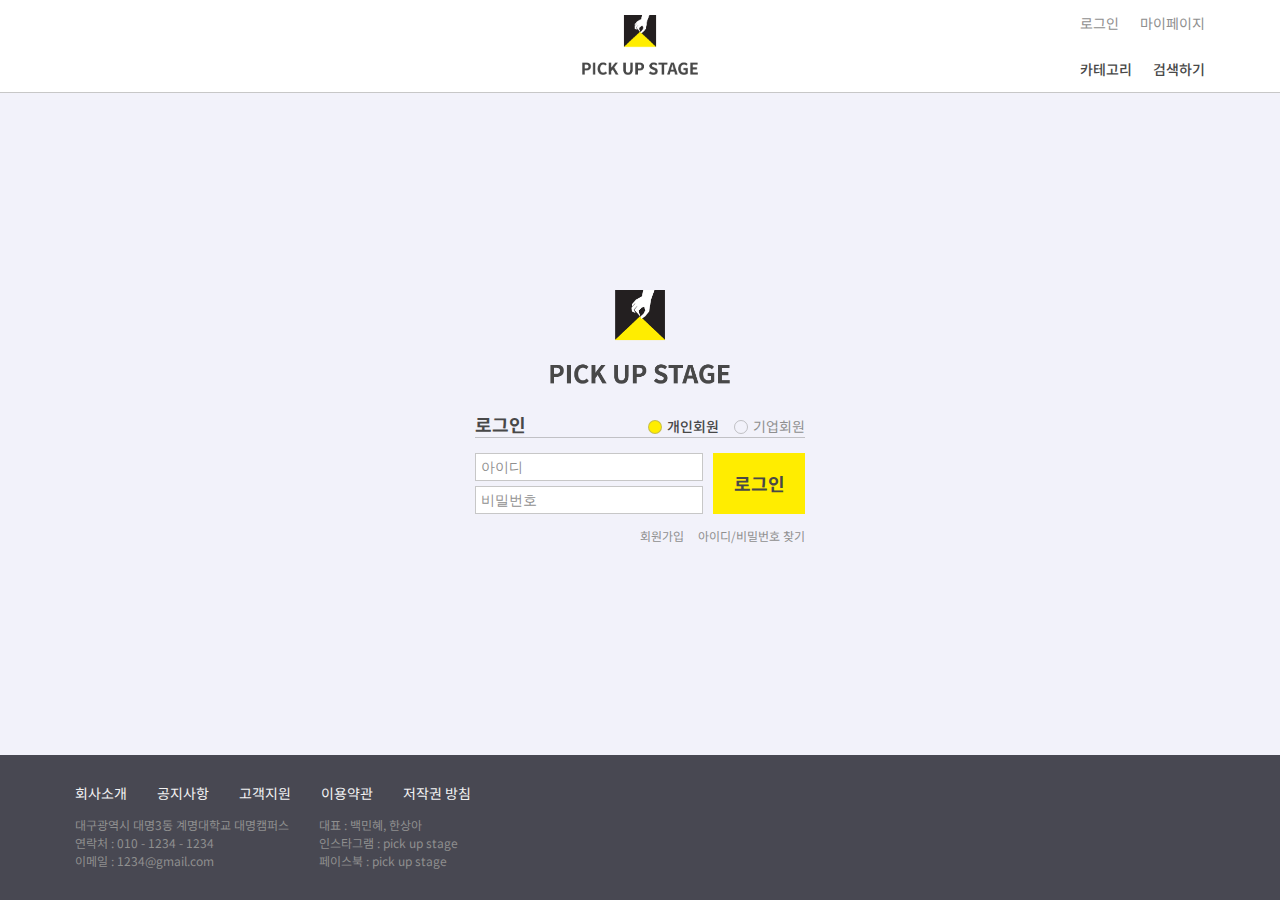
<file: company.html>
<!doctype html>
<html>

<head>
    <meta charset="UTF-8">
    <title>PICK UP STAGE</title>
    <link href="css/normalize.css" rel="stylesheet" type="text/css" media="all">
    <link href="css/swiper.min.css" rel="stylesheet" type="text/css" media="all">
    <link href="https://fonts.googleapis.com/css?family=Do+Hyeon|Noto+Sans+KR:100,300,400,500,700,900&amp;subset=korean" rel="stylesheet">
    <link href="https://use.fontawesome.com/releases/v5.6.1/css/all.css" rel="stylesheet" integrity="sha384-gfdkjb5BdAXd+lj+gudLWI+BXq4IuLW5IT+brZEZsLFm++aCMlF1V92rMkPaX4PP" crossorigin="anonymous">
    <link href="css/layout.css" rel="stylesheet" type="text/css" media="all">
    <link href="css/styles.css" rel="stylesheet" type="text/css" media="all">
    <script src="js/jquery-3.2.1.min.js"></script>
    <script src="js/swiper.min.js"></script>
</head>

<body>
    <div class="header"></div>
<!--
    <div class="subpage_title">
        <div class="wrapper">
            <h1>로그인</h1>
            <p>여기서 당신의 빛을 밝혀보세요!</p>
        </div>
    </div>
-->
    <div class="subpage login">
        <div class="wrapper">
           <img src="images/logo.png">
           <div class="login_tab">
               <h4>로그인</h4>
               <div class="login_type">
                   <div class="on">개인회원</div>
                   <div>기업회원</div>
               </div>
           </div>
           
            <div class="login_form">
                <div class="login_input">
                    <input type="text" placeholder="아이디">
                    <input type="password" placeholder="비밀번호">
                </div>
                <div class="button">
                    <span>로그인</span>
                </div>
            </div>
            <div>
                <ul>
                    <li><a href="reg1.html">회원가입</a></li>
                    <li><a href="reg1.html">아이디/비밀번호 찾기</a></li>
                </ul>
            </div>
        </div>
    </div>
    <div class="footer"></div>
    <script>
        $(".header").load("header.html");
        $(".footer").load("footer.html");
    </script>
    <script>
        $('.login_type>div').click(function(){
            
        });
    </script>
</body>

</html>
</file>
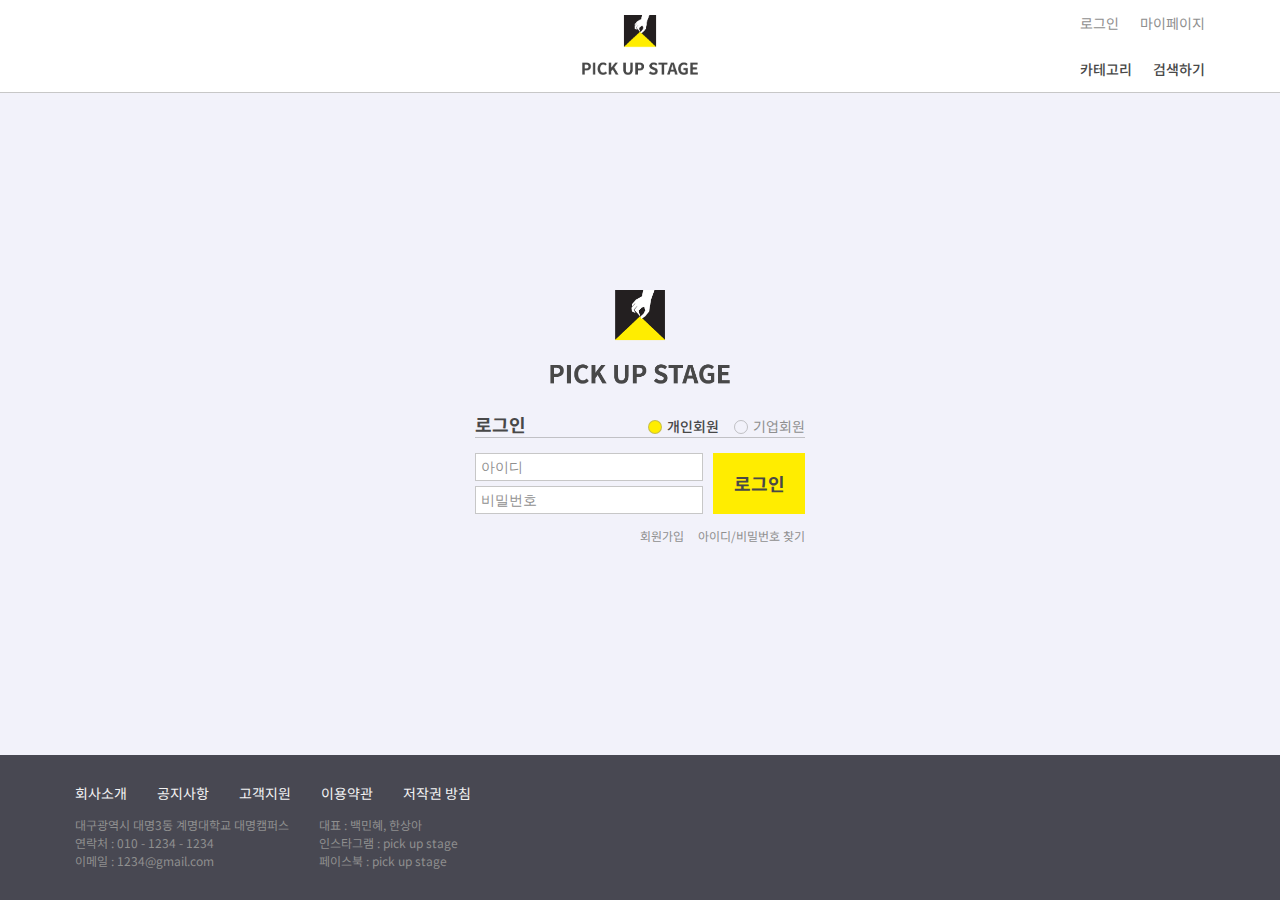
<file: login.html>
<!doctype html>
<html>

<head>
    <meta charset="UTF-8">
    <title>PICK UP STAGE</title>
    <link href="css/normalize.css" rel="stylesheet" type="text/css" media="all">
    <link href="css/swiper.min.css" rel="stylesheet" type="text/css" media="all">
    <link href="https://fonts.googleapis.com/css?family=Do+Hyeon|Noto+Sans+KR:100,300,400,500,700,900&amp;subset=korean" rel="stylesheet">
    <link href="https://use.fontawesome.com/releases/v5.6.1/css/all.css" rel="stylesheet" integrity="sha384-gfdkjb5BdAXd+lj+gudLWI+BXq4IuLW5IT+brZEZsLFm++aCMlF1V92rMkPaX4PP" crossorigin="anonymous">
    <link href="css/layout.css" rel="stylesheet" type="text/css" media="all">
    <link href="css/styles.css" rel="stylesheet" type="text/css" media="all">
    <script src="js/jquery-3.2.1.min.js"></script>
    <script src="js/swiper.min.js"></script>
</head>

<body>
    <div class="header"></div>
<!--
    <div class="subpage_title">
        <div class="wrapper">
            <h1>로그인</h1>
            <p>여기서 당신의 빛을 밝혀보세요!</p>
        </div>
    </div>
-->
    <div class="subpage login">
        <div class="wrapper">
           <img src="images/logo.png">
           <div class="login_tab">
               <h4>로그인</h4>
               <div class="login_type">
                   <div class="on">개인회원</div>
                   <div>기업회원</div>
               </div>
           </div>
           
            <div class="login_form">
                <div class="login_input">
                    <input type="text" placeholder="아이디">
                    <input type="password" placeholder="비밀번호">
                </div>
                <div class="button">
                    <span>로그인</span>
                </div>
            </div>
            <div>
                <ul>
                    <li><a href="#">회원가입</a></li>
                    <li><a href="#">아이디/비밀번호 찾기</a></li>
                </ul>
            </div>
        </div>
    </div>
    <div class="footer"></div>
    <script>
        $(".header").load("header.html");
        $(".footer").load("footer.html");
    </script>
    <script>
        $('.login_type>div').click(function(){
            $(this).addClass('on').siblings('div').removeClass('on');
        });
    </script>
</body>

</html>
</file>
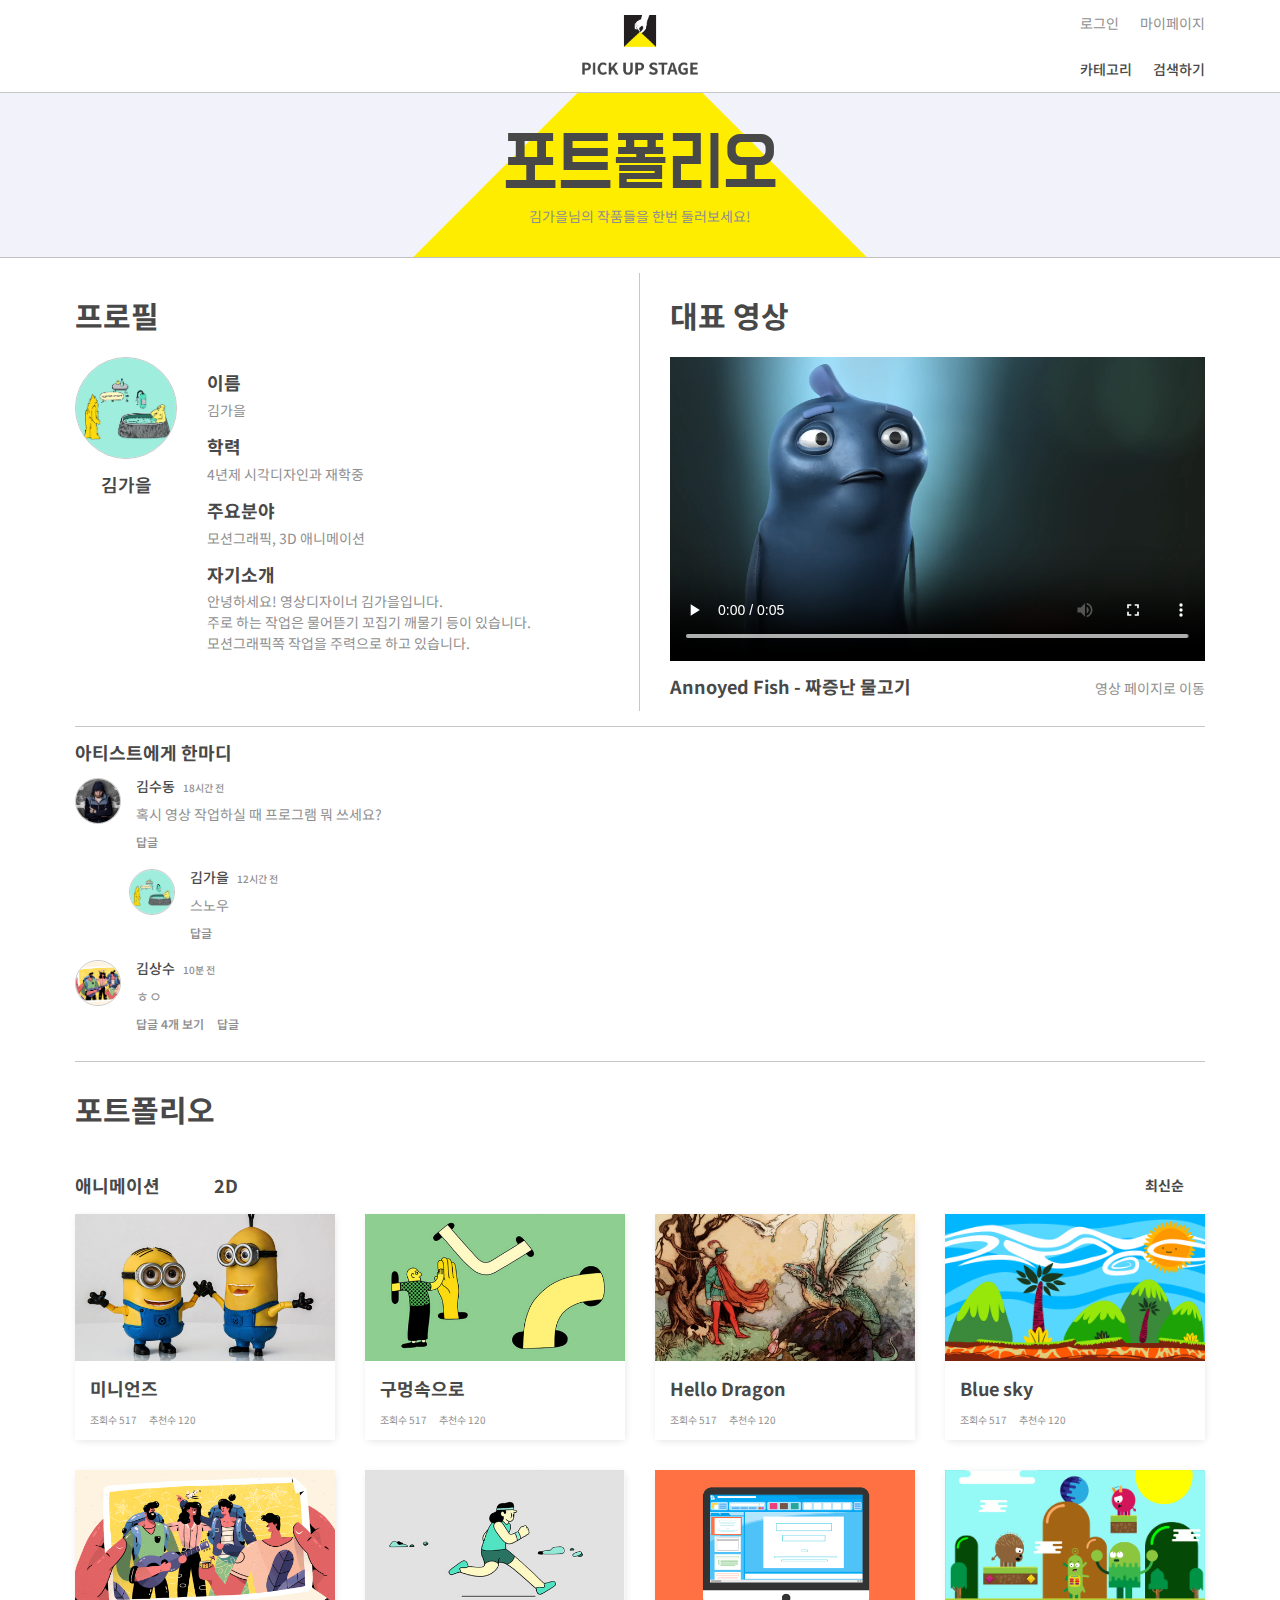
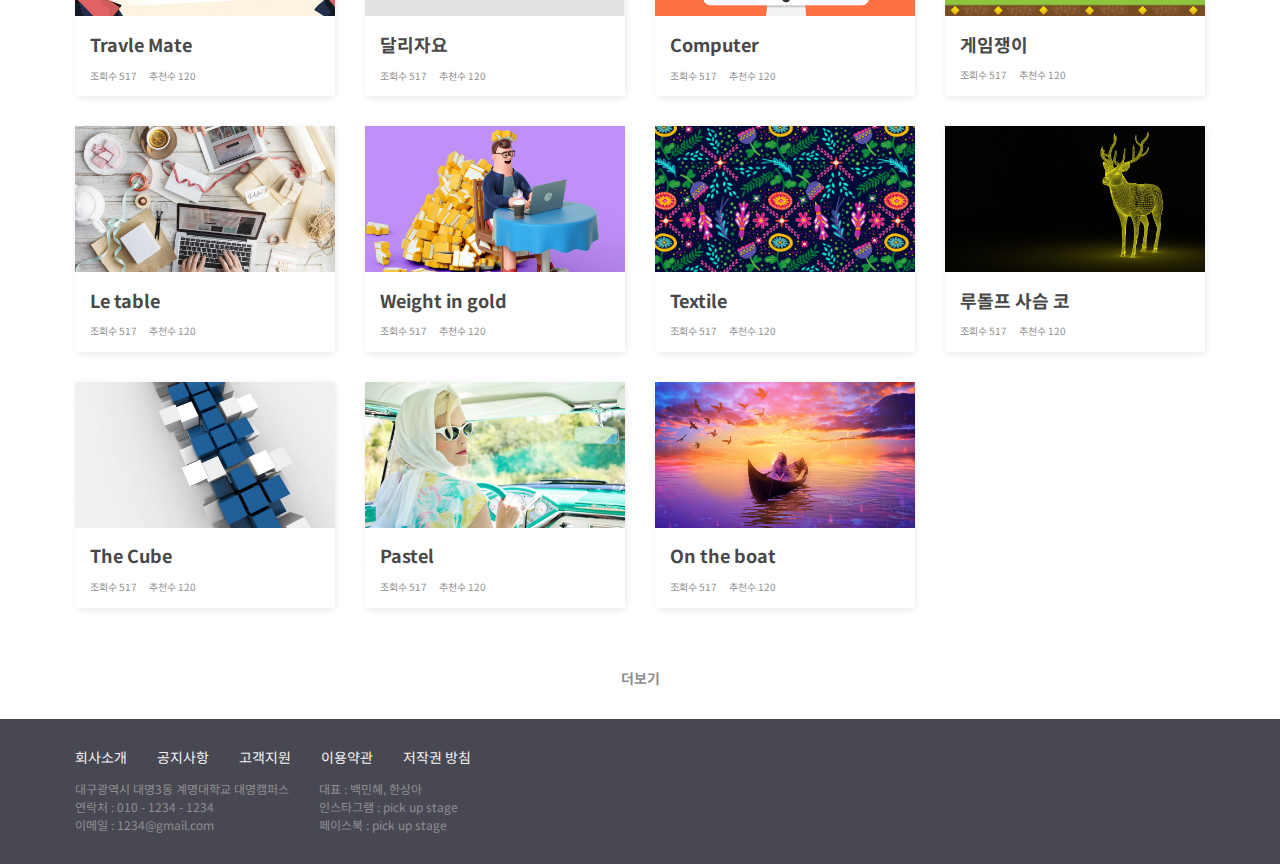
<file: portfolio.html>
<!doctype html>
<html>

<head>
    <meta charset="UTF-8">
    <title>PICK UP STAGE</title>
    <link href="css/normalize.css" rel="stylesheet" type="text/css" media="all">
    <link href="css/swiper.min.css" rel="stylesheet" type="text/css" media="all">
    <link href="https://fonts.googleapis.com/css?family=Do+Hyeon|Noto+Sans+KR:100,300,400,500,700,900&amp;subset=korean" rel="stylesheet">
    <link href="https://use.fontawesome.com/releases/v5.6.1/css/all.css" rel="stylesheet" integrity="sha384-gfdkjb5BdAXd+lj+gudLWI+BXq4IuLW5IT+brZEZsLFm++aCMlF1V92rMkPaX4PP" crossorigin="anonymous">
    <link href="css/layout.css" rel="stylesheet" type="text/css" media="all">
    <link href="css/styles.css" rel="stylesheet" type="text/css" media="all">
    <script src="js/jquery-3.2.1.min.js"></script>
    <script src="js/swiper.min.js"></script>
</head>

<body>
    <div class="header"></div>
    <div class="subpage_title">
        <div class="wrapper">
            <h1>포트폴리오</h1>
            <p>김가을님의 작품들을 한번 둘러보세요!</p>
        </div>
    </div>
    <div class="portfolio wrapper">
        <div class="artist_info">
            <h2>프로필</h2>
            <div class="artist_profiles">
                <div>
                    <div class="artist_profile">
                        <div class="profile_img"><img src="images/thumb2-2.png"></div>
                        <div class="profile_name">김가을</div>
                    </div>
                    <div class="artist_articles">
                        <div class="artist_article">
                            <h4>이름</h4>
                            <p>김가을</p>
                        </div>
                        <div class="artist_article">
                            <h4>학력</h4>
                            <p>4년제 시각디자인과 재학중</p>
                        </div>
                        <div class="artist_article">
                            <h4>주요분야</h4>
                            <p>모션그래픽, 3D 애니메이션</p>
                        </div>
                        <div class="artist_article">
                            <h4>자기소개</h4>
                            <p>안녕하세요! 영상디자이너 김가을입니다.<br>주로 하는 작업은 물어뜯기 꼬집기 깨물기 등이 있습니다.<br>모션그래픽쪽 작업을 주력으로 하고 있습니다.</p>
                        </div>
                    </div>
                </div>
            </div>


        </div>
        <div class="video_view">
            <h2>대표 영상</h2>
            <div class="video">
                <div>
                    <video class="video_player" src="intro.mp4" controls></video>
                </div>
            </div>

            <div class="video_info3">
                <div class="video_title">
                    <h4>Annoyed Fish - 짜증난 물고기</h4>
                    <ul>
                        <li><a href="#">영상 페이지로 이동</a></li>
                    </ul>
                </div>
            </div>
        </div>


    </div>
    <div class="artist_comments wrapper">
        <div class="comments">
            <h4>아티스트에게 한마디</h4>
            <div class="comment">
                <div class="profile_img"><a href="portfolio.html"><img src="images/thumb3-2.png"></a></div>
                <div>
                    <div class="profile_name"><a href="portfolio.html">김수동</a> <span class="comment_time">18시간 전</span></div>
                    <p>혹시 영상 작업하실 때 프로그램 뭐 쓰세요?</p>
                    <div class="comment_reply"><span>답글</span></div>
                </div>
            </div>
            <div class="comment recomment">
                <div class="profile_img"><a href="portfolio.html"><img src="images/thumb2-2.png"></a></div>
                <div>
                    <div class="profile_name"><a href="portfolio.html">김가을</a> <span class="comment_time">12시간 전</span></div>
                    <p>스노우</p>
                    <div class="comment_reply"><span>답글</span></div>
                </div>
            </div>
            <div class="comment">
                <div class="profile_img"><a href="portfolio.html"><img src="images/thumb10-2.png"></a></div>
                <div>
                    <div class="profile_name"><a href="portfolio.html">김상수</a> <span class="comment_time">10분 전</span></div>
                    <p>ㅎㅇ</p>
                    <div class="comment_reply"><span><i class="fas fa-chevron-down"></i> 답글 4개 보기</span> <span>답글</span></div>
                </div>
            </div>
            <div class="more_view"><i class="fas fa-chevron-down"></i></div>
        </div>
    </div>
    <div class="portfolio_video">
        <h2 class="wrapper">포트폴리오</h2>
        <div class="lnb">
            <div class="wrapper">
                <div class="lnb_left">
                    <div class="select">
                        <span>애니메이션</span>
                        <ul>
                            <li>애니메이션</li>
                            <li>모션그래픽</li>
                            <li>실사영상</li>
                            <li>융합영상</li>
                        </ul>
                    </div>
                    <div class="select">
                        <span>2D</span>
                        <ul>
                            <li>2D</li>
                            <li>3D</li>
                            <li>기하학</li>
                            <li>스톱모션</li>
                        </ul>
                    </div>
                </div>
                <div class="lnb_right">
                    <div class="select">
                        <span>최신순</span>
                        <ul>
                            <li>최신순</li>
                            <li>인기순</li>
                            <li>조회순</li>
                        </ul>
                    </div>
                </div>
            </div>
        </div>
        <div class="video_list wrapper">
            <div class="video_article">
                <div class="thumb"><img src="images/thumb6-1.png"></div>
                <div class="video_info1">
                    <h4>미니언즈</h4>
                    <ul class="video_info2">
                        <li>
                            <div class="view">조회수 517</div>
                        </li>
                        <li>
                            <div class="like">추천수 120</div>
                        </li>
                    </ul>
                </div>
            </div>
            <div class="video_article">
                <div class="thumb"><img src="images/thumb7-1.png"></div>
                <div class="video_info1">
                    <h4>구멍속으로</h4>
                    <ul class="video_info2">
                        <li>
                            <div class="view">조회수 517</div>
                        </li>
                        <li>
                            <div class="like">추천수 120</div>
                        </li>
                    </ul>
                </div>
            </div>
            <div class="video_article">
                <div class="thumb"><img src="images/thumb8-1.png"></div>
                <div class="video_info1">
                    <h4>Hello Dragon</h4>
                    <ul class="video_info2">
                        <li>
                            <div class="view">조회수 517</div>
                        </li>
                        <li>
                            <div class="like">추천수 120</div>
                        </li>
                    </ul>
                </div>
            </div>
            <div class="video_article">
                <div class="thumb"><img src="images/thumb9-1.png"></div>
                <div class="video_info1">
                    <h4>Blue sky</h4>
                    <ul class="video_info2">
                        <li>
                            <div class="view">조회수 517</div>
                        </li>
                        <li>
                            <div class="like">추천수 120</div>
                        </li>
                    </ul>
                </div>
            </div>
            <div class="video_article">
                <div class="thumb"><img src="images/thumb10-1.png"></div>
                <div class="video_info1">
                    <h4>Travle Mate</h4>
                    <ul class="video_info2">
                        <li>
                            <div class="view">조회수 517</div>
                        </li>
                        <li>
                            <div class="like">추천수 120</div>
                        </li>
                    </ul>
                </div>
            </div>
            <div class="video_article">
                <div class="thumb"><img src="images/thumb11-1.png"></div>
                <div class="video_info1">
                    <h4>달리자요</h4>
                    <ul class="video_info2">
                        <li>
                            <div class="view">조회수 517</div>
                        </li>
                        <li>
                            <div class="like">추천수 120</div>
                        </li>
                    </ul>
                </div>
            </div>
            <div class="video_article">
                <div class="thumb"><img src="images/thumb12-1.png"></div>
                <div class="video_info1">
                    <h4>Computer</h4>
                    <ul class="video_info2">
                        <li>
                            <div class="view">조회수 517</div>
                        </li>
                        <li>
                            <div class="like">추천수 120</div>
                        </li>
                    </ul>
                </div>
            </div>
            <div class="video_article">
                <div class="thumb"><img src="images/thumb13-1.png"></div>
                <div class="video_info1">
                    <h4>게임쟁이</h4>
                    <ul class="video_info2">
                        <li>
                            <div class="view">조회수 517</div>
                        </li>
                        <li>
                            <div class="like">추천수 120</div>
                        </li>
                    </ul>
                </div>
            </div>
            <div class="video_article">
                <div class="thumb"><img src="images/thumb14-1.png"></div>
                <div class="video_info1">
                    <h4>Le table</h4>
                    <ul class="video_info2">
                        <li>
                            <div class="view">조회수 517</div>
                        </li>
                        <li>
                            <div class="like">추천수 120</div>
                        </li>
                    </ul>
                </div>
            </div>
            <div class="video_article">
                <div class="thumb"><img src="images/thumb15-1.png"></div>
                <div class="video_info1">
                    <h4>Weight in gold</h4>
                    <ul class="video_info2">
                        <li>
                            <div class="view">조회수 517</div>
                        </li>
                        <li>
                            <div class="like">추천수 120</div>
                        </li>
                    </ul>
                </div>
            </div>
            <div class="video_article">
                <div class="thumb"><img src="images/thumb16-1.png"></div>
                <div class="video_info1">
                    <h4>Textile</h4>
                    <ul class="video_info2">
                        <li>
                            <div class="view">조회수 517</div>
                        </li>
                        <li>
                            <div class="like">추천수 120</div>
                        </li>
                    </ul>
                </div>
            </div>
            <div class="video_article">
                <div class="thumb"><img src="images/thumb17-1.png"></div>
                <div class="video_info1">
                    <h4>루돌프 사슴 코</h4>
                    <ul class="video_info2">
                        <li>
                            <div class="view">조회수 517</div>
                        </li>
                        <li>
                            <div class="like">추천수 120</div>
                        </li>
                    </ul>
                </div>
            </div>
            <div class="video_article">
                <div class="thumb"><img src="images/thumb18-1.png"></div>
                <div class="video_info1">
                    <h4>The Cube</h4>
                    <ul class="video_info2">
                        <li>
                            <div class="view">조회수 517</div>
                        </li>
                        <li>
                            <div class="like">추천수 120</div>
                        </li>
                    </ul>
                </div>
            </div>
            <div class="video_article">
                <div class="thumb"><img src="images/thumb19-1.png"></div>
                <div class="video_info1">
                    <h4>Pastel</h4>
                    <ul class="video_info2">
                        <li>
                            <div class="view">조회수 517</div>
                        </li>
                        <li>
                            <div class="like">추천수 120</div>
                        </li>
                    </ul>
                </div>
            </div>
            <div class="video_article">
                <div class="thumb"><img src="images/thumb20-1.png"></div>
                <div class="video_info1">
                    <h4>On the boat</h4>
                    <ul class="video_info2">
                        <li>
                            <div class="view">조회수 517</div>
                        </li>
                        <li>
                            <div class="like">추천수 120</div>
                        </li>
                    </ul>
                </div>
            </div>
        </div>
        <div class="more_view">더보기<br><i class="fas fa-chevron-down"></i></div>
    </div>
    <div class="footer"></div>
    <script>
        $(".header").load("header.html");
        $(".footer").load("footer.html");
    </script>
    <script>
        $(".swiper-container").each(function(index, element) {
            var $this = $(this);
            $this.addClass('instance-' + index);
            var swiper = new Swiper('.instance-' + index, {
                slidesPerView: 'auto',
                slidesPerGroup: 2,
                //                loop: true,
                spaceBetween: 30,
                navigation: {
                    nextEl: $('.instance-' + index).siblings('.button_wrapper').find(' .swiper-button-next'),
                    prevEl: $('.instance-' + index).siblings('.button_wrapper').find(' .swiper-button-prev'),
                },
            });
        });
    </script>
</body>

</html>
</file>
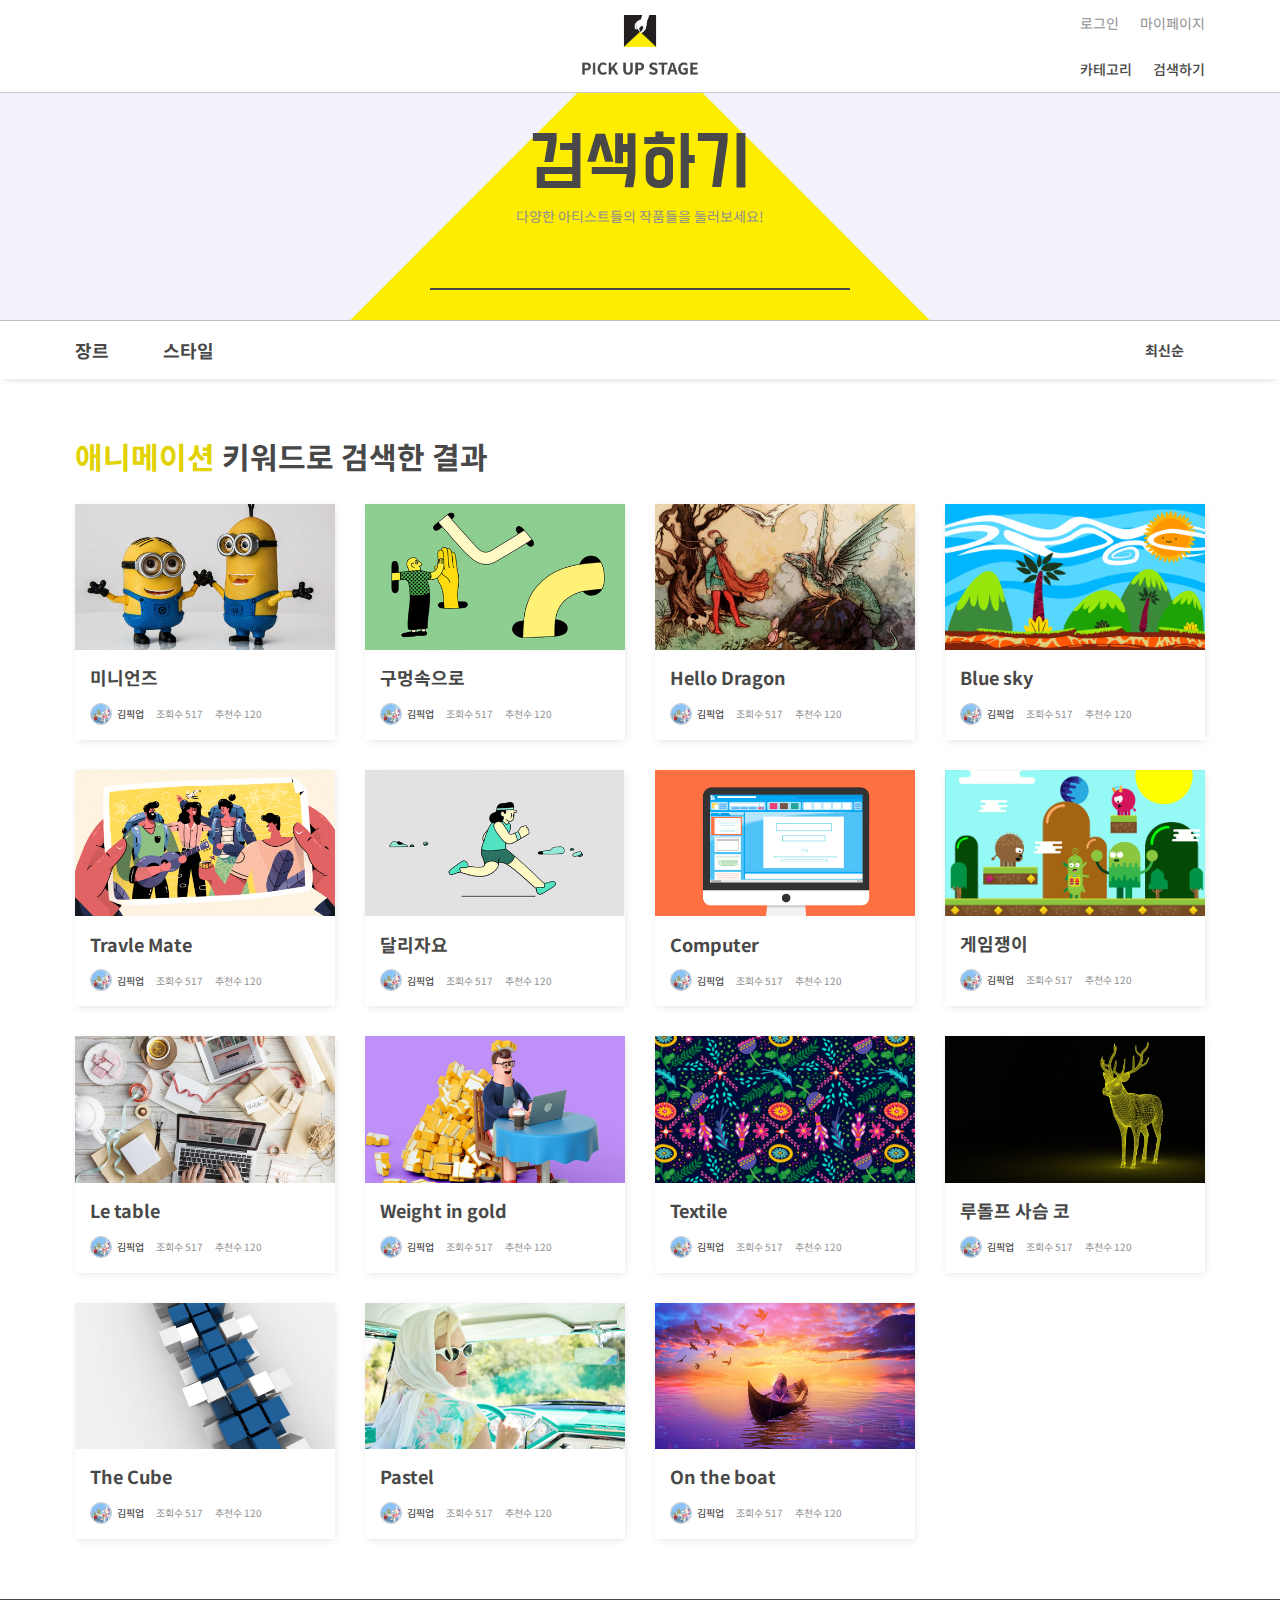
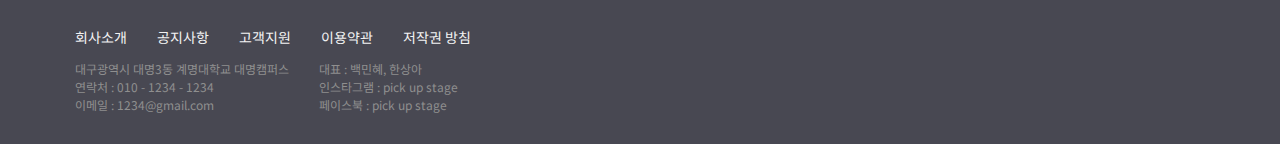
<file: search.html>
<!doctype html>
<html>

<head>
    <meta charset="UTF-8">
    <title>PICK UP STAGE</title>
    <link href="css/normalize.css" rel="stylesheet" type="text/css" media="all">
    <link href="css/swiper.min.css" rel="stylesheet" type="text/css" media="all">
    <link href="https://fonts.googleapis.com/css?family=Do+Hyeon|Noto+Sans+KR:100,300,400,500,700,900&amp;subset=korean" rel="stylesheet">
    <link href="https://use.fontawesome.com/releases/v5.6.1/css/all.css" rel="stylesheet" integrity="sha384-gfdkjb5BdAXd+lj+gudLWI+BXq4IuLW5IT+brZEZsLFm++aCMlF1V92rMkPaX4PP" crossorigin="anonymous">
    <link href="css/layout.css" rel="stylesheet" type="text/css" media="all">
    <link href="css/styles.css" rel="stylesheet" type="text/css" media="all">
    <script src="js/jquery-3.2.1.min.js"></script>
    <script src="js/swiper.min.js"></script>
</head>

<body>
    <div class="header"></div>
    <div class="subpage_title">
        <div class="wrapper">
           <h1>검색하기</h1>
           <p>다양한 아티스트들의 작품들을 둘러보세요!</p>
            <div class="search">
                <input type="text">
                <i class="fas fa-search"></i>
            </div>
        </div>
    </div>
    <div class="lnb">
        <div class="wrapper">
            <div class="lnb_left">
                <div class="select">
                    <span>장르</span>
                    <ul>
                        <li>애니메이션</li>
                        <li>모션그래픽</li>
                        <li>실사영상</li>
                        <li>융합영상</li>
                    </ul>
                </div>
                <div class="select">
                    <span>스타일</span>
                    <ul>
                        <li>2D</li>
                        <li>3D</li>
                        <li>기하학</li>
                        <li>스톱모션</li>
                    </ul>
                </div>
            </div>
            <div class="lnb_right">
                <div class="select">
                    <span>최신순</span>
                    <ul>
                        <li>최신순</li>
                        <li>인기순</li>
                        <li>조회순</li>
                    </ul>
                </div>
            </div>
        </div>
    </div>

<div class="video_section">
        <h2 class="wrapper"><span class="keyword">애니메이션</span> 키워드로 검색한 결과</h2>
        <div class="video_list wrapper">
            <div class="video_article">
                <div class="thumb"><img src="images/thumb6-1.png"></div>
                <div class="video_info1">
                    <h4>미니언즈</h4>
                    <ul class="video_info2">
                        <li class="profile">
                            <div class="profile_img"><a href="portfolio.html"><img src="images/thumb1-2.png"></a></div>
                            <div class="profile_name"><a href="portfolio.html">김픽업</a></div>
                        </li>
                        <li>
                            <div class="view">조회수 517</div>
                        </li>
                        <li>
                            <div class="like">추천수 120</div>
                        </li>
                    </ul>
                </div>
            </div>
            <div class="video_article">
                <div class="thumb"><img src="images/thumb7-1.png"></div>
                <div class="video_info1">
                    <h4>구멍속으로</h4>
                    <ul class="video_info2">
                        <li class="profile">
                            <div class="profile_img"><a href="portfolio.html"><img src="images/thumb1-2.png"></a></div>
                            <div class="profile_name"><a href="portfolio.html">김픽업</a></div>
                        </li>
                        <li>
                            <div class="view">조회수 517</div>
                        </li>
                        <li>
                            <div class="like">추천수 120</div>
                        </li>
                    </ul>
                </div>
            </div>
            <div class="video_article">
                <div class="thumb"><img src="images/thumb8-1.png"></div>
                <div class="video_info1">
                    <h4>Hello Dragon</h4>
                    <ul class="video_info2">
                        <li class="profile">
                            <div class="profile_img"><a href="portfolio.html"><img src="images/thumb1-2.png"></a></div>
                            <div class="profile_name"><a href="portfolio.html">김픽업</a></div>
                        </li>
                        <li>
                            <div class="view">조회수 517</div>
                        </li>
                        <li>
                            <div class="like">추천수 120</div>
                        </li>
                    </ul>
                </div>
            </div>
            <div class="video_article">
                <div class="thumb"><img src="images/thumb9-1.png"></div>
                <div class="video_info1">
                    <h4>Blue sky</h4>
                    <ul class="video_info2">
                        <li class="profile">
                            <div class="profile_img"><a href="portfolio.html"><img src="images/thumb1-2.png"></a></div>
                            <div class="profile_name"><a href="portfolio.html">김픽업</a></div>
                        </li>
                        <li>
                            <div class="view">조회수 517</div>
                        </li>
                        <li>
                            <div class="like">추천수 120</div>
                        </li>
                    </ul>
                </div>
            </div>
            <div class="video_article">
                <div class="thumb"><img src="images/thumb10-1.png"></div>
                <div class="video_info1">
                    <h4>Travle Mate</h4>
                    <ul class="video_info2">
                        <li class="profile">
                            <div class="profile_img"><a href="portfolio.html"><img src="images/thumb1-2.png"></a></div>
                            <div class="profile_name"><a href="portfolio.html">김픽업</a></div>
                        </li>
                        <li>
                            <div class="view">조회수 517</div>
                        </li>
                        <li>
                            <div class="like">추천수 120</div>
                        </li>
                    </ul>
                </div>
            </div>
            <div class="video_article">
                <div class="thumb"><img src="images/thumb11-1.png"></div>
                <div class="video_info1">
                    <h4>달리자요</h4>
                    <ul class="video_info2">
                        <li class="profile">
                            <div class="profile_img"><a href="portfolio.html"><img src="images/thumb1-2.png"></a></div>
                            <div class="profile_name"><a href="portfolio.html">김픽업</a></div>
                        </li>
                        <li>
                            <div class="view">조회수 517</div>
                        </li>
                        <li>
                            <div class="like">추천수 120</div>
                        </li>
                    </ul>
                </div>
            </div>
            <div class="video_article">
                <div class="thumb"><img src="images/thumb12-1.png"></div>
                <div class="video_info1">
                    <h4>Computer</h4>
                    <ul class="video_info2">
                        <li class="profile">
                            <div class="profile_img"><a href="portfolio.html"><img src="images/thumb1-2.png"></a></div>
                            <div class="profile_name"><a href="portfolio.html">김픽업</a></div>
                        </li>
                        <li>
                            <div class="view">조회수 517</div>
                        </li>
                        <li>
                            <div class="like">추천수 120</div>
                        </li>
                    </ul>
                </div>
            </div>
            <div class="video_article">
                <div class="thumb"><img src="images/thumb13-1.png"></div>
                <div class="video_info1">
                    <h4>게임쟁이</h4>
                    <ul class="video_info2">
                        <li class="profile">
                            <div class="profile_img"><a href="portfolio.html"><img src="images/thumb1-2.png"></a></div>
                            <div class="profile_name"><a href="portfolio.html">김픽업</a></div>
                        </li>
                        <li>
                            <div class="view">조회수 517</div>
                        </li>
                        <li>
                            <div class="like">추천수 120</div>
                        </li>
                    </ul>
                </div>
            </div>
            <div class="video_article">
                <div class="thumb"><img src="images/thumb14-1.png"></div>
                <div class="video_info1">
                    <h4>Le table</h4>
                    <ul class="video_info2">
                        <li class="profile">
                            <div class="profile_img"><a href="portfolio.html"><img src="images/thumb1-2.png"></a></div>
                            <div class="profile_name"><a href="portfolio.html">김픽업</a></div>
                        </li>
                        <li>
                            <div class="view">조회수 517</div>
                        </li>
                        <li>
                            <div class="like">추천수 120</div>
                        </li>
                    </ul>
                </div>
            </div>
            <div class="video_article">
                <div class="thumb"><img src="images/thumb15-1.png"></div>
                <div class="video_info1">
                    <h4>Weight in gold</h4>
                    <ul class="video_info2">
                        <li class="profile">
                            <div class="profile_img"><a href="portfolio.html"><img src="images/thumb1-2.png"></a></div>
                            <div class="profile_name"><a href="portfolio.html">김픽업</a></div>
                        </li>
                        <li>
                            <div class="view">조회수 517</div>
                        </li>
                        <li>
                            <div class="like">추천수 120</div>
                        </li>
                    </ul>
                </div>
            </div>
            <div class="video_article">
                <div class="thumb"><img src="images/thumb16-1.png"></div>
                <div class="video_info1">
                    <h4>Textile</h4>
                    <ul class="video_info2">
                        <li class="profile">
                            <div class="profile_img"><a href="portfolio.html"><img src="images/thumb1-2.png"></a></div>
                            <div class="profile_name"><a href="portfolio.html">김픽업</a></div>
                        </li>
                        <li>
                            <div class="view">조회수 517</div>
                        </li>
                        <li>
                            <div class="like">추천수 120</div>
                        </li>
                    </ul>
                </div>
            </div>
            <div class="video_article">
                <div class="thumb"><img src="images/thumb17-1.png"></div>
                <div class="video_info1">
                    <h4>루돌프 사슴 코</h4>
                    <ul class="video_info2">
                        <li class="profile">
                            <div class="profile_img"><a href="portfolio.html"><img src="images/thumb1-2.png"></a></div>
                            <div class="profile_name"><a href="portfolio.html">김픽업</a></div>
                        </li>
                        <li>
                            <div class="view">조회수 517</div>
                        </li>
                        <li>
                            <div class="like">추천수 120</div>
                        </li>
                    </ul>
                </div>
            </div>
            <div class="video_article">
                <div class="thumb"><img src="images/thumb18-1.png"></div>
                <div class="video_info1">
                    <h4>The Cube</h4>
                    <ul class="video_info2">
                        <li class="profile">
                            <div class="profile_img"><a href="portfolio.html"><img src="images/thumb1-2.png"></a></div>
                            <div class="profile_name"><a href="portfolio.html">김픽업</a></div>
                        </li>
                        <li>
                            <div class="view">조회수 517</div>
                        </li>
                        <li>
                            <div class="like">추천수 120</div>
                        </li>
                    </ul>
                </div>
            </div>
            <div class="video_article">
                <div class="thumb"><img src="images/thumb19-1.png"></div>
                <div class="video_info1">
                    <h4>Pastel</h4>
                    <ul class="video_info2">
                        <li class="profile">
                            <div class="profile_img"><a href="portfolio.html"><img src="images/thumb1-2.png"></a></div>
                            <div class="profile_name"><a href="portfolio.html">김픽업</a></div>
                        </li>
                        <li>
                            <div class="view">조회수 517</div>
                        </li>
                        <li>
                            <div class="like">추천수 120</div>
                        </li>
                    </ul>
                </div>
            </div>
            <div class="video_article">
                <div class="thumb"><img src="images/thumb20-1.png"></div>
                <div class="video_info1">
                    <h4>On the boat</h4>
                    <ul class="video_info2">
                        <li class="profile">
                            <div class="profile_img"><a href="portfolio.html"><img src="images/thumb1-2.png"></a></div>
                            <div class="profile_name"><a href="portfolio.html">김픽업</a></div>
                        </li>
                        <li>
                            <div class="view">조회수 517</div>
                        </li>
                        <li>
                            <div class="like">추천수 120</div>
                        </li>
                    </ul>
                </div>
            </div>
        </div>
    </div>


    <div class="footer"></div>

    <script>
        var main_slide = new Swiper('.main_slide', {
            // Optional parameters
            loop: true,
            speed: 500,
            autoplay: {
                delay: 5000,
            },
            // If we need pagination
            pagination: {
                el: '.main_pagination',
            },
            // Navigation arrows
            navigation: {
                nextEl: '.main_button_next',
                prevEl: '.main_button_prev',
            }
        })

        $(".swiper-container").each(function(index, element) {
            var $this = $(this);
            $this.addClass('instance-' + index);
            var swiper = new Swiper('.instance-' + index, {
                slidesPerView: 'auto',
                slidesPerGroup: 2,
                //                loop: true,
                spaceBetween: 30,
                navigation: {
                    nextEl: $('.instance-' + index).siblings('.button_wrapper').find(' .swiper-button-next'),
                    prevEl: $('.instance-' + index).siblings('.button_wrapper').find(' .swiper-button-prev'),
                },
            });
        });
    </script>

    <script>
        $("div.select > span").click(function() {
            $("div.select > span").next("ul").removeClass('on');
            $(this).next("ul").toggleClass('on');
            return false;
        });
        $("div.select > ul").mouseleave(function() {
            $(this).removeClass('on');
        });
        $("div.select > ul > li").click(function() {
            $(this).parent().removeClass('on').parent("div.select").children("span").text($(this).text());
            $(this).prependTo($(this).parent());
        });
    </script>

    <script>
        $(".header").load("header.html");
        $(".footer").load("footer.html");
    </script>
</body>

</html>
</file>
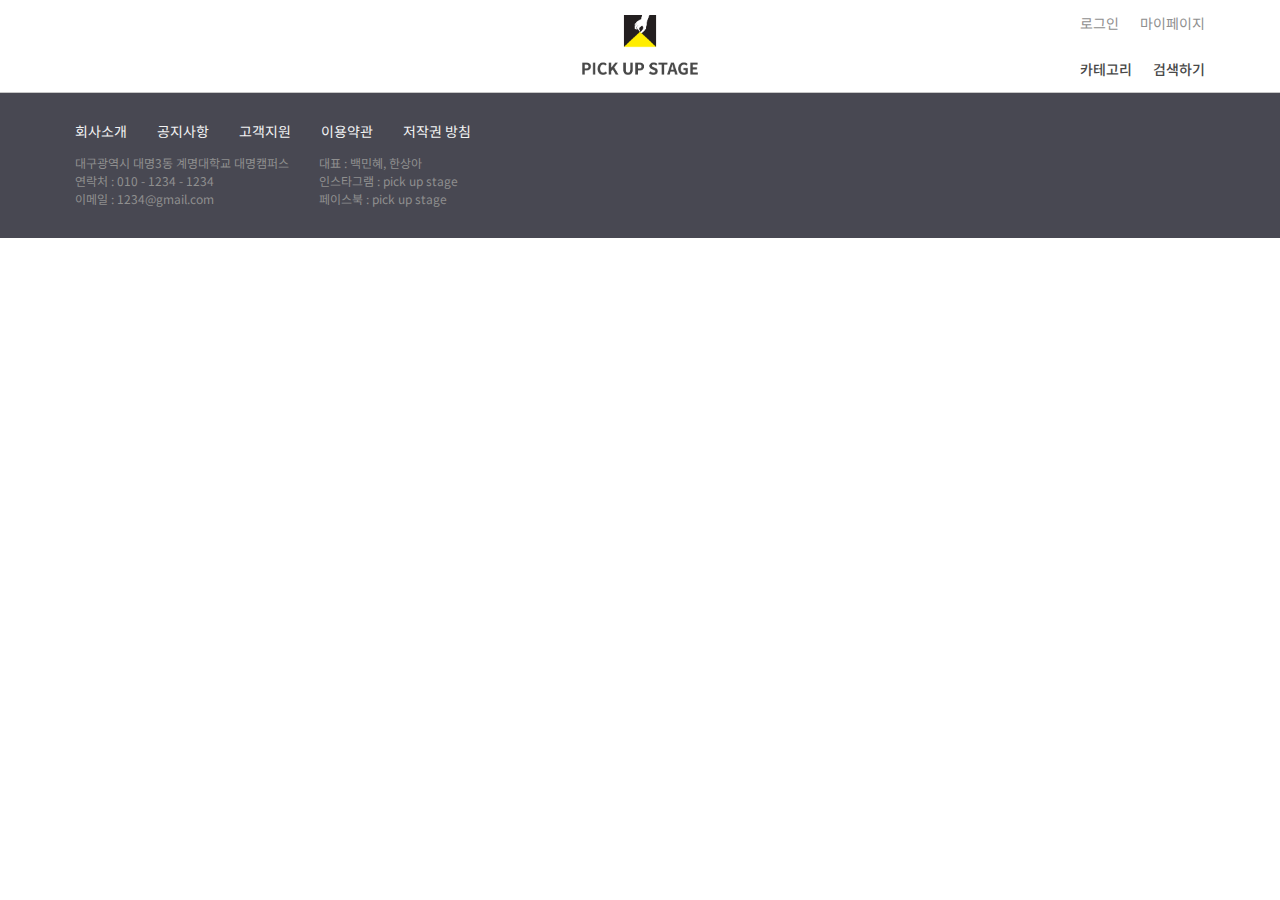
<file: template.html>
<!doctype html>
<html>
<head>
    <meta charset="UTF-8">
    <title>PICK UP STAGE</title>
    <link href="css/normalize.css" rel="stylesheet" type="text/css" media="all">
    <link href="css/swiper.min.css" rel="stylesheet" type="text/css" media="all">
    <link href="https://fonts.googleapis.com/css?family=Do+Hyeon|Noto+Sans+KR:100,300,400,500,700,900&amp;subset=korean" rel="stylesheet">
    <link href="https://use.fontawesome.com/releases/v5.6.1/css/all.css" rel="stylesheet" integrity="sha384-gfdkjb5BdAXd+lj+gudLWI+BXq4IuLW5IT+brZEZsLFm++aCMlF1V92rMkPaX4PP" crossorigin="anonymous">
    <link href="css/layout.css" rel="stylesheet" type="text/css" media="all">
    <link href="css/styles.css" rel="stylesheet" type="text/css" media="all">
    <script src="js/jquery-3.2.1.min.js"></script>
    <script src="js/swiper.min.js"></script>
</head>
<body>
<div class="header"></div>

<div class="footer"></div>
<script>
    $(".header").load("header.html"); 
    $(".footer").load("footer.html"); 
</script>
</body>
</html>
</file>
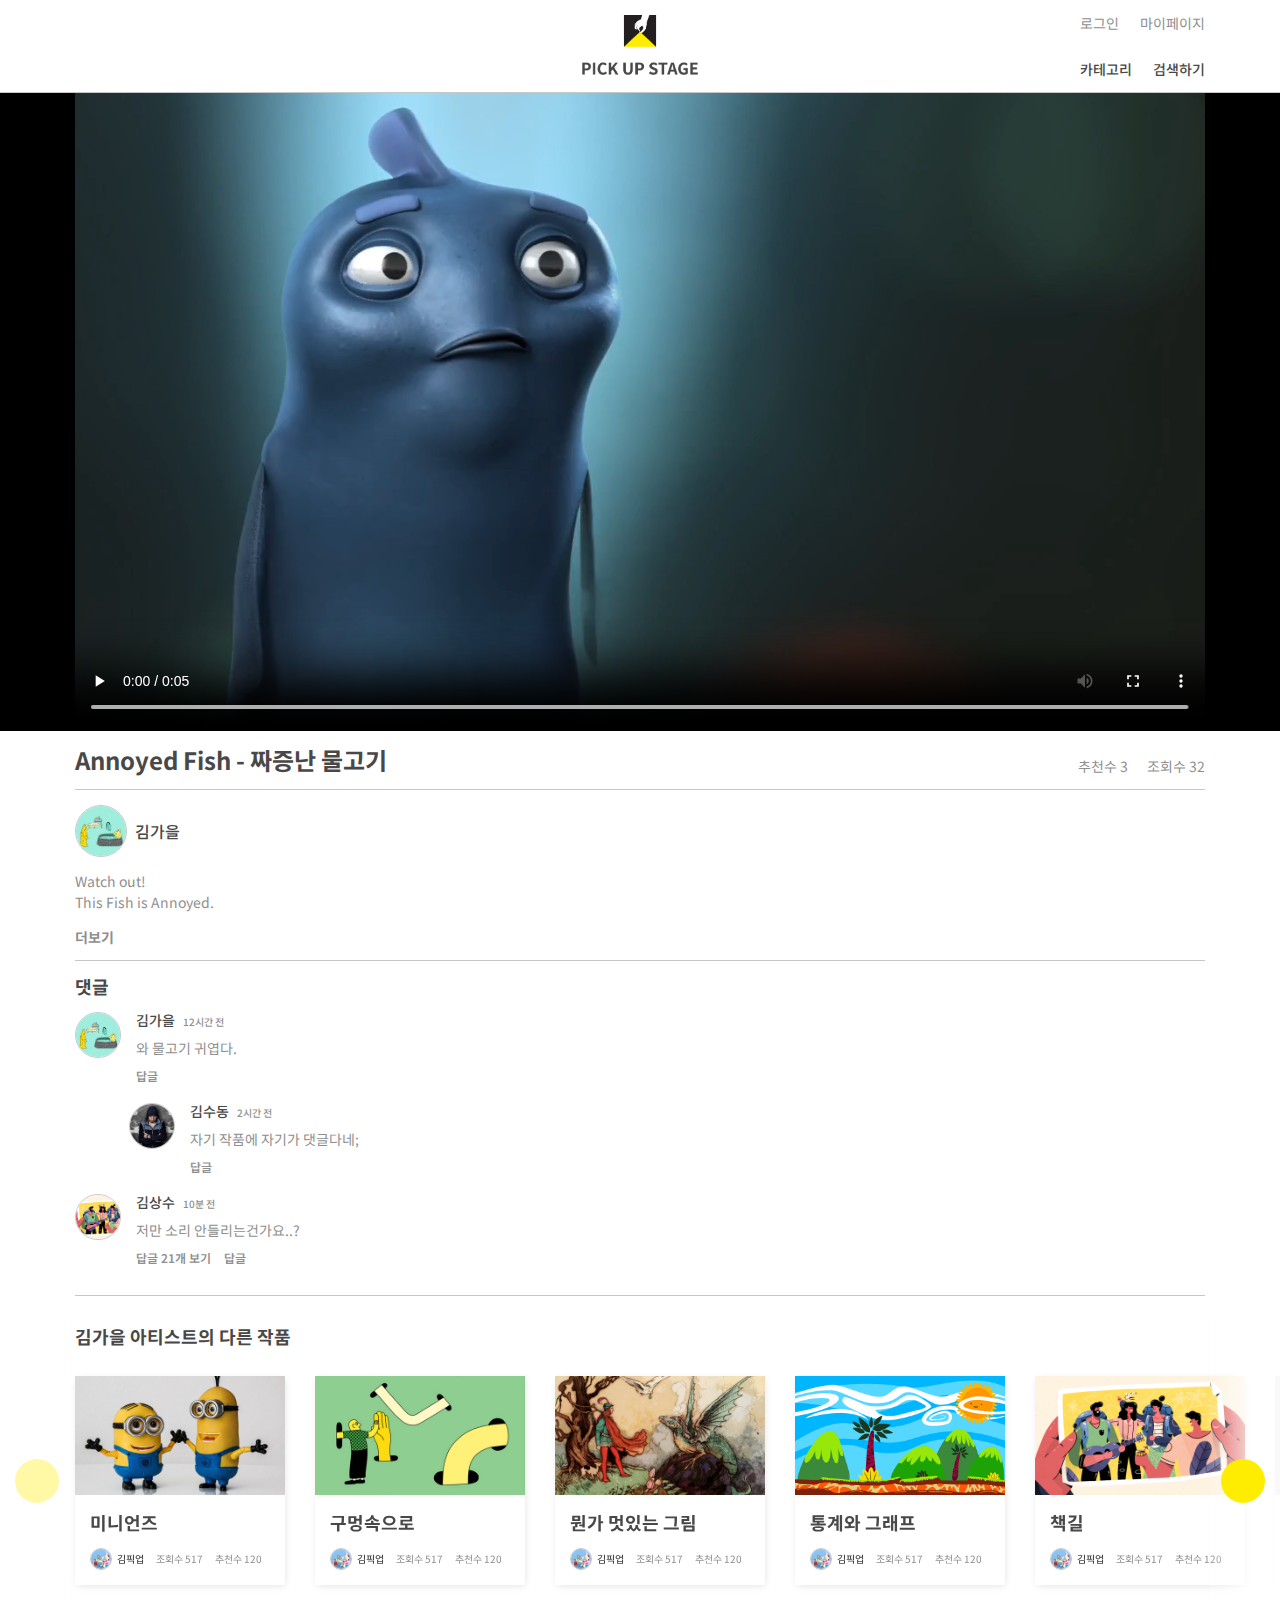
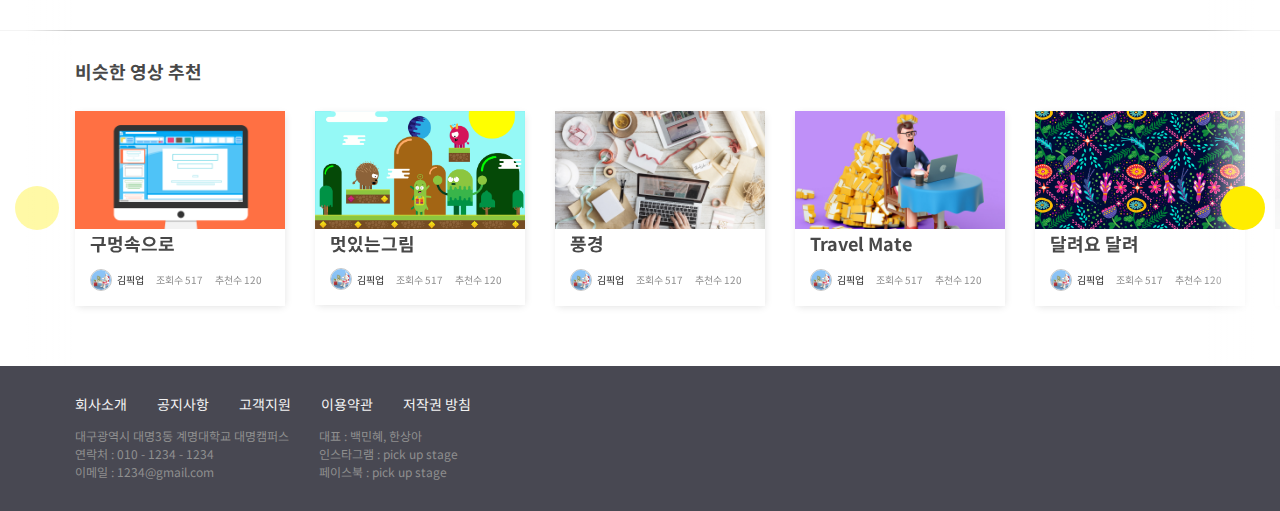
<file: video_view.html>
<!doctype html>
<html>

<head>
    <meta charset="UTF-8">
    <title>PICK UP STAGE</title>
    <link href="css/normalize.css" rel="stylesheet" type="text/css" media="all">
    <link href="css/swiper.min.css" rel="stylesheet" type="text/css" media="all">
    <link href="https://fonts.googleapis.com/css?family=Do+Hyeon|Noto+Sans+KR:100,300,400,500,700,900&amp;subset=korean" rel="stylesheet">
    <link href="https://use.fontawesome.com/releases/v5.6.1/css/all.css" rel="stylesheet" integrity="sha384-gfdkjb5BdAXd+lj+gudLWI+BXq4IuLW5IT+brZEZsLFm++aCMlF1V92rMkPaX4PP" crossorigin="anonymous">
    <link href="css/layout.css" rel="stylesheet" type="text/css" media="all">
    <link href="css/styles.css" rel="stylesheet" type="text/css" media="all">
    <script src="js/jquery-3.2.1.min.js"></script>
    <script src="js/swiper.min.js"></script>
</head>

<body>
    <div class="header"></div>
    <div class="video_view">
        <div class="video">
            <div class="wrapper">
                <video class="video_player" src="intro.mp4" controls></video>
            </div>
        </div>
        <div class="video_info3 wrapper">
            <div class="video_title">
                <h3>Annoyed Fish - 짜증난 물고기</h3>
                <ul>
                    <li><i class="on fas fa-heart"></i> 추천수 3</li>
                    <li>조회수 32</li>
                </ul>
            </div>
            <div class="profile">
                <div class="profile_img"><a href="portfolio.html"><img src="images/thumb2-2.png"></a></div>
                <div class="profile_name"><a href="portfolio.html">김가을</a></div>
            </div>
            <div class="video_p">
                <p>Watch out!<br>This Fish is Annoyed.</p>
                <span class="more_view">더보기</span>
            </div>
            <div class="comments">
                <h4>댓글</h4>
                <div class="comment">
                    <div class="profile_img"><a href="portfolio.html"><img src="images/thumb2-2.png"></a></div>
                    <div>
                        <div class="profile_name"><a href="portfolio.html">김가을</a> <span class="comment_time">12시간 전</span></div>
                        <p>와 물고기 귀엽다.</p>
                        <div class="comment_reply"><span>답글</span></div>
                    </div>
                </div>
                <div class="comment recomment">
                    <div class="profile_img"><a href="portfolio.html"><img src="images/thumb3-2.png"></a></div>
                    <div>
                        <div class="profile_name"><a href="portfolio.html">김수동</a> <span class="comment_time">2시간 전</span></div>
                        <p>자기 작품에 자기가 댓글다네;</p>
                        <div class="comment_reply"><span>답글</span></div>
                    </div>
                </div>
                <div class="comment">
                    <div class="profile_img"><a href="portfolio.html"><img src="images/thumb10-2.png"></a></div>
                    <div>
                        <div class="profile_name"><a href="portfolio.html">김상수</a> <span class="comment_time">10분 전</span></div>
                        <p>저만 소리 안들리는건가요..?</p>
                        <div class="comment_reply"><span><i class="fas fa-chevron-down"></i> 답글 21개 보기</span> <span>답글</span></div>
                    </div>
                </div>
                <div class="more_view"><i class="fas fa-chevron-down"></i></div>
            </div>
        </div>
    </div>
    <div class="another_video">
        <h4 class="wrapper">김가을 아티스트의 다른 작품</h4>
        <div class="video_section">
            <div class="wrapper video_slide">
                <div class="swiper-container">
                    <div class="swiper-wrapper">
                        <div class="swiper-slide">
                            <div class="video_article">
                                <div class="thumb"><img src="images/thumb6-1.png"></div>
                                <div class="video_info1">
                                    <h4>미니언즈</h4>
                                    <ul class="video_info2">
                                        <li class="profile">
                                            <div class="profile_img"><a href="portfolio.html"><img src="images/thumb1-2.png"></a></div>
                                            <div class="profile_name"><a href="portfolio.html">김픽업</a></div>
                                        </li>
                                        <li>
                                            <div class="view">조회수 517</div>
                                        </li>
                                        <li>
                                            <div class="like">추천수 120</div>
                                        </li>
                                    </ul>
                                </div>
                            </div>
                        </div>
                        <div class="swiper-slide">
                            <div class="video_article">
                                <div class="thumb"><img src="images/thumb7-1.png"></div>
                                <div class="video_info1">
                                    <h4>구멍속으로</h4>
                                    <ul class="video_info2">
                                        <li class="profile">
                                            <div class="profile_img"><a href="portfolio.html"><img src="images/thumb1-2.png"></a></div>
                                            <div class="profile_name"><a href="portfolio.html">김픽업</a></div>
                                        </li>
                                        <li>
                                            <div class="view">조회수 517</div>
                                        </li>
                                        <li>
                                            <div class="like">추천수 120</div>
                                        </li>
                                    </ul>
                                </div>
                            </div>
                        </div>
                        <div class="swiper-slide">
                            <div class="video_article">
                                <div class="thumb"><img src="images/thumb8-1.png"></div>
                                <div class="video_info1">
                                    <h4>뭔가 멋있는 그림</h4>
                                    <ul class="video_info2">
                                        <li class="profile">
                                            <div class="profile_img"><a href="portfolio.html"><img src="images/thumb1-2.png"></a></div>
                                            <div class="profile_name"><a href="portfolio.html">김픽업</a></div>
                                        </li>
                                        <li>
                                            <div class="view">조회수 517</div>
                                        </li>
                                        <li>
                                            <div class="like">추천수 120</div>
                                        </li>
                                    </ul>
                                </div>
                            </div>
                        </div>
                        <div class="swiper-slide">
                            <div class="video_article">
                                <div class="thumb"><img src="images/thumb9-1.png"></div>
                                <div class="video_info1">
                                    <h4>통계와 그래프</h4>
                                    <ul class="video_info2">
                                        <li class="profile">
                                            <div class="profile_img"><a href="portfolio.html"><img src="images/thumb1-2.png"></a></div>
                                            <div class="profile_name"><a href="portfolio.html">김픽업</a></div>
                                        </li>
                                        <li>
                                            <div class="view">조회수 517</div>
                                        </li>
                                        <li>
                                            <div class="like">추천수 120</div>
                                        </li>
                                    </ul>
                                </div>
                            </div>
                        </div>
                        <div class="swiper-slide">
                            <div class="video_article">
                                <div class="thumb"><img src="images/thumb10-1.png"></div>
                                <div class="video_info1">
                                    <h4>책길</h4>
                                    <ul class="video_info2">
                                        <li class="profile">
                                            <div class="profile_img"><a href="portfolio.html"><img src="images/thumb1-2.png"></a></div>
                                            <div class="profile_name"><a href="portfolio.html">김픽업</a></div>
                                        </li>
                                        <li>
                                            <div class="view">조회수 517</div>
                                        </li>
                                        <li>
                                            <div class="like">추천수 120</div>
                                        </li>
                                    </ul>
                                </div>
                            </div>
                        </div>
                        <div class="swiper-slide">
                            <div class="video_article">
                                <div class="thumb"><img src="images/thumb11-1.png"></div>
                                <div class="video_info1">
                                    <h4>달려요 달려</h4>
                                    <ul class="video_info2">
                                        <li class="profile">
                                            <div class="profile_img"><a href="portfolio.html"><img src="images/thumb1-2.png"></a></div>
                                            <div class="profile_name"><a href="portfolio.html">김픽업</a></div>
                                        </li>
                                        <li>
                                            <div class="view">조회수 517</div>
                                        </li>
                                        <li>
                                            <div class="like">추천수 120</div>
                                        </li>
                                    </ul>
                                </div>
                            </div>
                        </div>
                        <div class="swiper-slide">
                            <div class="video_article">
                                <div class="thumb"><img src="images/thumb6-1.png"></div>
                                <div class="video_info1">
                                    <h4>미니언즈</h4>
                                    <ul class="video_info2">
                                        <li class="profile">
                                            <div class="profile_img"><a href="portfolio.html"><img src="images/thumb1-2.png"></a></div>
                                            <div class="profile_name"><a href="portfolio.html">김픽업</a></div>
                                        </li>
                                        <li>
                                            <div class="view">조회수 517</div>
                                        </li>
                                        <li>
                                            <div class="like">추천수 120</div>
                                        </li>
                                    </ul>
                                </div>
                            </div>
                        </div>
                        <div class="swiper-slide">
                            <div class="video_article">
                                <div class="thumb"><img src="images/thumb7-1.png"></div>
                                <div class="video_info1">
                                    <h4>구멍속으로</h4>
                                    <ul class="video_info2">
                                        <li class="profile">
                                            <div class="profile_img"><a href="portfolio.html"><img src="images/thumb1-2.png"></a></div>
                                            <div class="profile_name"><a href="portfolio.html">김픽업</a></div>
                                        </li>
                                        <li>
                                            <div class="view">조회수 517</div>
                                        </li>
                                        <li>
                                            <div class="like">추천수 120</div>
                                        </li>
                                    </ul>
                                </div>
                            </div>
                        </div>
                        <div class="swiper-slide">
                            <div class="video_article">
                                <div class="thumb"><img src="images/thumb8-1.png"></div>
                                <div class="video_info1">
                                    <h4>뭔가 멋있는 그림</h4>
                                    <ul class="video_info2">
                                        <li class="profile">
                                            <div class="profile_img"><a href="portfolio.html"><img src="images/thumb1-2.png"></a></div>
                                            <div class="profile_name"><a href="portfolio.html">김픽업</a></div>
                                        </li>
                                        <li>
                                            <div class="view">조회수 517</div>
                                        </li>
                                        <li>
                                            <div class="like">추천수 120</div>
                                        </li>
                                    </ul>
                                </div>
                            </div>
                        </div>
                        <div class="swiper-slide">
                            <div class="video_article">
                                <div class="thumb"><img src="images/thumb9-1.png"></div>
                                <div class="video_info1">
                                    <h4>통계와 그래프</h4>
                                    <ul class="video_info2">
                                        <li class="profile">
                                            <div class="profile_img"><a href="portfolio.html"><img src="images/thumb1-2.png"></a></div>
                                            <div class="profile_name"><a href="portfolio.html">김픽업</a></div>
                                        </li>
                                        <li>
                                            <div class="view">조회수 517</div>
                                        </li>
                                        <li>
                                            <div class="like">추천수 120</div>
                                        </li>
                                    </ul>
                                </div>
                            </div>
                        </div>
                        <div class="swiper-slide">
                            <div class="video_article">
                                <div class="thumb"><img src="images/thumb10-1.png"></div>
                                <div class="video_info1">
                                    <h4>책길</h4>
                                    <ul class="video_info2">
                                        <li class="profile">
                                            <div class="profile_img"><a href="portfolio.html"><img src="images/thumb1-2.png"></a></div>
                                            <div class="profile_name"><a href="portfolio.html">김픽업</a></div>
                                        </li>
                                        <li>
                                            <div class="view">조회수 517</div>
                                        </li>
                                        <li>
                                            <div class="like">추천수 120</div>
                                        </li>
                                    </ul>
                                </div>
                            </div>
                        </div>
                        <div class="swiper-slide">
                            <div class="video_article">
                                <div class="thumb"><img src="images/thumb11-1.png"></div>
                                <div class="video_info1">
                                    <h4>달려요 달려</h4>
                                    <ul class="video_info2">
                                        <li class="profile">
                                            <div class="profile_img"><a href="portfolio.html"><img src="images/thumb1-2.png"></a></div>
                                            <div class="profile_name"><a href="portfolio.html">김픽업</a></div>
                                        </li>
                                        <li>
                                            <div class="view">조회수 517</div>
                                        </li>
                                        <li>
                                            <div class="like">추천수 120</div>
                                        </li>
                                    </ul>
                                </div>
                            </div>
                        </div>
                        <div class="swiper-slide">
                            <div class="video_article">
                                <div class="thumb"><img src="images/thumb6-1.png"></div>
                                <div class="video_info1">
                                    <h4>미니언즈</h4>
                                    <ul class="video_info2">
                                        <li class="profile">
                                            <div class="profile_img"><a href="portfolio.html"><img src="images/thumb1-2.png"></a></div>
                                            <div class="profile_name"><a href="portfolio.html">김픽업</a></div>
                                        </li>
                                        <li>
                                            <div class="view">조회수 517</div>
                                        </li>
                                        <li>
                                            <div class="like">추천수 120</div>
                                        </li>
                                    </ul>
                                </div>
                            </div>
                        </div>
                        <div class="swiper-slide">
                            <div class="video_article">
                                <div class="thumb"><img src="images/thumb7-1.png"></div>
                                <div class="video_info1">
                                    <h4>구멍속으로</h4>
                                    <ul class="video_info2">
                                        <li class="profile">
                                            <div class="profile_img"><a href="portfolio.html"><img src="images/thumb1-2.png"></a></div>
                                            <div class="profile_name"><a href="portfolio.html">김픽업</a></div>
                                        </li>
                                        <li>
                                            <div class="view">조회수 517</div>
                                        </li>
                                        <li>
                                            <div class="like">추천수 120</div>
                                        </li>
                                    </ul>
                                </div>
                            </div>
                        </div>
                        <div class="swiper-slide">
                            <div class="video_article">
                                <div class="thumb"><img src="images/thumb8-1.png"></div>
                                <div class="video_info1">
                                    <h4>뭔가 멋있는 그림</h4>
                                    <ul class="video_info2">
                                        <li class="profile">
                                            <div class="profile_img"><a href="portfolio.html"><img src="images/thumb1-2.png"></a></div>
                                            <div class="profile_name"><a href="portfolio.html">김픽업</a></div>
                                        </li>
                                        <li>
                                            <div class="view">조회수 517</div>
                                        </li>
                                        <li>
                                            <div class="like">추천수 120</div>
                                        </li>
                                    </ul>
                                </div>
                            </div>
                        </div>
                        <div class="swiper-slide">
                            <div class="video_article">
                                <div class="thumb"><img src="images/thumb9-1.png"></div>
                                <div class="video_info1">
                                    <h4>통계와 그래프</h4>
                                    <ul class="video_info2">
                                        <li class="profile">
                                            <div class="profile_img"><a href="portfolio.html"><img src="images/thumb1-2.png"></a></div>
                                            <div class="profile_name"><a href="portfolio.html">김픽업</a></div>
                                        </li>
                                        <li>
                                            <div class="view">조회수 517</div>
                                        </li>
                                        <li>
                                            <div class="like">추천수 120</div>
                                        </li>
                                    </ul>
                                </div>
                            </div>
                        </div>
                        <div class="swiper-slide">
                            <div class="video_article">
                                <div class="thumb"><img src="images/thumb10-1.png"></div>
                                <div class="video_info1">
                                    <h4>책길</h4>
                                    <ul class="video_info2">
                                        <li class="profile">
                                            <div class="profile_img"><a href="portfolio.html"><img src="images/thumb1-2.png"></a></div>
                                            <div class="profile_name"><a href="portfolio.html">김픽업</a></div>
                                        </li>
                                        <li>
                                            <div class="view">조회수 517</div>
                                        </li>
                                        <li>
                                            <div class="like">추천수 120</div>
                                        </li>
                                    </ul>
                                </div>
                            </div>
                        </div>
                        <div class="swiper-slide">
                            <div class="video_article">
                                <div class="thumb"><img src="images/thumb11-1.png"></div>
                                <div class="video_info1">
                                    <h4>달려요 달려</h4>
                                    <ul class="video_info2">
                                        <li class="profile">
                                            <div class="profile_img"><a href="portfolio.html"><img src="images/thumb1-2.png"></a></div>
                                            <div class="profile_name"><a href="portfolio.html">김픽업</a></div>
                                        </li>
                                        <li>
                                            <div class="view">조회수 517</div>
                                        </li>
                                        <li>
                                            <div class="like">추천수 120</div>
                                        </li>
                                    </ul>
                                </div>
                            </div>
                        </div>
                    </div>
                </div>
                <div class="button_wrapper wrapper">
                    <div class="swiper-button-prev"><i class="fas fa-chevron-left"></i></div>
                    <div class="swiper-button-next"><i class="fas fa-chevron-right"></i></div>
                </div>
            </div>
        </div>
    </div>
    <div class="another_video">
        <h4 class="wrapper">비슷한 영상 추천</h4>
        <div class="video_section">
            <div class="wrapper video_slide">
                <div class="swiper-container">
                    <div class="swiper-wrapper">
                        <div class="swiper-slide">
                            <div class="video_article">
                                <div class="thumb"><img src="images/thumb12-1.png"></div>
                                <div class="video_info1">
                                    <h4>구멍속으로</h4>
                                    <ul class="video_info2">
                                        <li class="profile">
                                            <div class="profile_img"><a href="portfolio.html"><img src="images/thumb1-2.png"></a></div>
                                            <div class="profile_name"><a href="portfolio.html">김픽업</a></div>
                                        </li>
                                        <li>
                                            <div class="view">조회수 517</div>
                                        </li>
                                        <li>
                                            <div class="like">추천수 120</div>
                                        </li>
                                    </ul>
                                </div>
                            </div>
                        </div>
                        <div class="swiper-slide">
                            <div class="video_article">
                                <div class="thumb"><img src="images/thumb13-1.png"></div>
                                <div class="video_info1">
                                    <h4>멋있는그림</h4>
                                    <ul class="video_info2">
                                        <li class="profile">
                                            <div class="profile_img"><a href="portfolio.html"><img src="images/thumb1-2.png"></a></div>
                                            <div class="profile_name"><a href="portfolio.html">김픽업</a></div>
                                        </li>
                                        <li>
                                            <div class="view">조회수 517</div>
                                        </li>
                                        <li>
                                            <div class="like">추천수 120</div>
                                        </li>
                                    </ul>
                                </div>
                            </div>
                        </div>
                        <div class="swiper-slide">
                            <div class="video_article">
                                <div class="thumb"><img src="images/thumb14-1.png"></div>
                                <div class="video_info1">
                                    <h4>풍경</h4>
                                    <ul class="video_info2">
                                        <li class="profile">
                                            <div class="profile_img"><a href="portfolio.html"><img src="images/thumb1-2.png"></a></div>
                                            <div class="profile_name"><a href="portfolio.html">김픽업</a></div>
                                        </li>
                                        <li>
                                            <div class="view">조회수 517</div>
                                        </li>
                                        <li>
                                            <div class="like">추천수 120</div>
                                        </li>
                                    </ul>
                                </div>
                            </div>
                        </div>
                        <div class="swiper-slide">
                            <div class="video_article">
                                <div class="thumb"><img src="images/thumb15-1.png"></div>
                                <div class="video_info1">
                                    <h4>Travel Mate</h4>
                                    <ul class="video_info2">
                                        <li class="profile">
                                            <div class="profile_img"><a href="portfolio.html"><img src="images/thumb1-2.png"></a></div>
                                            <div class="profile_name"><a href="portfolio.html">김픽업</a></div>
                                        </li>
                                        <li>
                                            <div class="view">조회수 517</div>
                                        </li>
                                        <li>
                                            <div class="like">추천수 120</div>
                                        </li>
                                    </ul>
                                </div>
                            </div>
                        </div>
                        <div class="swiper-slide">
                            <div class="video_article">
                                <div class="thumb"><img src="images/thumb16-1.png"></div>
                                <div class="video_info1">
                                    <h4>달려요 달려</h4>
                                    <ul class="video_info2">
                                        <li class="profile">
                                            <div class="profile_img"><a href="portfolio.html"><img src="images/thumb1-2.png"></a></div>
                                            <div class="profile_name"><a href="portfolio.html">김픽업</a></div>
                                        </li>
                                        <li>
                                            <div class="view">조회수 517</div>
                                        </li>
                                        <li>
                                            <div class="like">추천수 120</div>
                                        </li>
                                    </ul>
                                </div>
                            </div>
                        </div>
                        <div class="swiper-slide">
                            <div class="video_article">
                                <div class="thumb"><img src="images/thumb6-1.png"></div>
                                <div class="video_info1">
                                    <h4>미니언즈</h4>
                                    <ul class="video_info2">
                                        <li class="profile">
                                            <div class="profile_img"><a href="portfolio.html"><img src="images/thumb1-2.png"></a></div>
                                            <div class="profile_name"><a href="portfolio.html">김픽업</a></div>
                                        </li>
                                        <li>
                                            <div class="view">조회수 517</div>
                                        </li>
                                        <li>
                                            <div class="like">추천수 120</div>
                                        </li>
                                    </ul>
                                </div>
                            </div>
                        </div>
                        <div class="swiper-slide">
                            <div class="video_article">
                                <div class="thumb"><img src="images/thumb7-1.png"></div>
                                <div class="video_info1">
                                    <h4>구멍속으로</h4>
                                    <ul class="video_info2">
                                        <li class="profile">
                                            <div class="profile_img"><a href="portfolio.html"><img src="images/thumb1-2.png"></a></div>
                                            <div class="profile_name"><a href="portfolio.html">김픽업</a></div>
                                        </li>
                                        <li>
                                            <div class="view">조회수 517</div>
                                        </li>
                                        <li>
                                            <div class="like">추천수 120</div>
                                        </li>
                                    </ul>
                                </div>
                            </div>
                        </div>
                        <div class="swiper-slide">
                            <div class="video_article">
                                <div class="thumb"><img src="images/thumb8-1.png"></div>
                                <div class="video_info1">
                                    <h4>뭔가 멋있는 그림</h4>
                                    <ul class="video_info2">
                                        <li class="profile">
                                            <div class="profile_img"><a href="portfolio.html"><img src="images/thumb1-2.png"></a></div>
                                            <div class="profile_name"><a href="portfolio.html">김픽업</a></div>
                                        </li>
                                        <li>
                                            <div class="view">조회수 517</div>
                                        </li>
                                        <li>
                                            <div class="like">추천수 120</div>
                                        </li>
                                    </ul>
                                </div>
                            </div>
                        </div>
                        <div class="swiper-slide">
                            <div class="video_article">
                                <div class="thumb"><img src="images/thumb9-1.png"></div>
                                <div class="video_info1">
                                    <h4>통계와 그래프</h4>
                                    <ul class="video_info2">
                                        <li class="profile">
                                            <div class="profile_img"><a href="portfolio.html"><img src="images/thumb1-2.png"></a></div>
                                            <div class="profile_name"><a href="portfolio.html">김픽업</a></div>
                                        </li>
                                        <li>
                                            <div class="view">조회수 517</div>
                                        </li>
                                        <li>
                                            <div class="like">추천수 120</div>
                                        </li>
                                    </ul>
                                </div>
                            </div>
                        </div>
                        <div class="swiper-slide">
                            <div class="video_article">
                                <div class="thumb"><img src="images/thumb10-1.png"></div>
                                <div class="video_info1">
                                    <h4>책길</h4>
                                    <ul class="video_info2">
                                        <li class="profile">
                                            <div class="profile_img"><a href="portfolio.html"><img src="images/thumb1-2.png"></a></div>
                                            <div class="profile_name"><a href="portfolio.html">김픽업</a></div>
                                        </li>
                                        <li>
                                            <div class="view">조회수 517</div>
                                        </li>
                                        <li>
                                            <div class="like">추천수 120</div>
                                        </li>
                                    </ul>
                                </div>
                            </div>
                        </div>
                        <div class="swiper-slide">
                            <div class="video_article">
                                <div class="thumb"><img src="images/thumb11-1.png"></div>
                                <div class="video_info1">
                                    <h4>달려요 달려</h4>
                                    <ul class="video_info2">
                                        <li class="profile">
                                            <div class="profile_img"><a href="portfolio.html"><img src="images/thumb1-2.png"></a></div>
                                            <div class="profile_name"><a href="portfolio.html">김픽업</a></div>
                                        </li>
                                        <li>
                                            <div class="view">조회수 517</div>
                                        </li>
                                        <li>
                                            <div class="like">추천수 120</div>
                                        </li>
                                    </ul>
                                </div>
                            </div>
                        </div>
                    </div>
                </div>
                <div class="button_wrapper wrapper">
                    <div class="swiper-button-prev"><i class="fas fa-chevron-left"></i></div>
                    <div class="swiper-button-next"><i class="fas fa-chevron-right"></i></div>
                </div>
            </div>
        </div>
    </div>
    <div class="footer"></div>
    <script>
        $(".header").load("header.html");
        $(".footer").load("footer.html");
    </script>
    <script>
        $(".swiper-container").each(function(index, element) {
            var $this = $(this);
            $this.addClass('instance-' + index);
            var swiper = new Swiper('.instance-' + index, {
                slidesPerView: 'auto',
                slidesPerGroup: 2,
                //                loop: true,
                spaceBetween: 30,
                navigation: {
                    nextEl: $('.instance-' + index).siblings('.button_wrapper').find(' .swiper-button-next'),
                    prevEl: $('.instance-' + index).siblings('.button_wrapper').find(' .swiper-button-prev'),
                },
            });
        });
    </script>
</body>

</html>
</file>
<file: css/layout.css>
html,
body {
    margin: 0;
    padding: 0;
    width: 100%;
    overflow-x: hidden;
}

.wrapper {
    padding-left: 75px;
    padding-right: 75px;
    max-width: 1534px;
    margin: 0 auto;
    box-sizing: border-box;
    position: relative;
}

/*header*/

.header > .wrapper {
    display: flex;
    justify-content: space-between;
    padding-top: 15px;
    padding-bottom: 15px;
}

.header > .wrapper > div {
    width: calc(100%/3);
}

.header .logo {
    text-align: center;
}

.header .logo img {
    height: 60px;
}

.header .gnb_wrapper {
    display: flex;
    flex-direction: column;
    justify-content: space-between;
    align-items: flex-end;
}

.header ul {
    padding: 0;
    margin: 0;
    display: flex;
}

.gnb_rt li + li {
    margin-left: 1.5em;
}

.gnb_rb li + li {
    margin-left: 1.5em;
}

.main {
    width: 100vw;
    position: relative;
    overflow: hidden;
}

.main_slide {
    width: 100%;
    height: 20vw;
    min-height: 450px;
    background: #f2f2fa;
    position: relative;
    overflow: hidden;
}

.main_slide .swiper-slide {
    overflow: hidden;
}

.main_slide .swiper-slide > img {
    position: absolute;
    left: 50%;
    bottom: 0;
    transform: translateX(-50%);
    width: 100%;
}

.main_slide .swiper-slide::before {
    content: '';
    width: 100vw;
    height: 100vw;
    width: 1920px;
    height: 1920px;
    background: #ffed00;
    position: absolute;
    left: 50%;
    transform: translateX(-50%) rotateY(90deg) rotateZ(45deg);
    top: 340px;
    transition: transform 2s ease;
    z-index: -1;
}

.main_slide .swiper-slide-active.swiper-slide::before {
    transform: translateX(-50%) rotateY(0deg)rotateZ(45deg);
    z-index: -1;
}

.main_article {
    position: absolute;
    height: 100%;
    width: 100%;
    top: 0;
    left: 50%;
    z-index: 9999;
    transform: translateX(-50%);
    display: flex;
    flex-direction: column;
    justify-content: space-around;
    align-items: flex-start;
    padding-top: 30px;
    padding-bottom: 30px;
    box-sizing: border-box;
}

.main_article h1 {
    margin: 0;
}

.video_info1 h2 {
    margin: 0;
}

.video_info1 p {
    margin: 1em 0 1em;
}

.video_info2 {
    list-style: none;
    padding: 0;
    margin: 0;
    display: flex;
    align-items: center;
}

.video_info2 li + li {
    margin-left: 1.2em;
}

.profile {
    display: flex;
    align-items: center;
}

.profile > div + div {
    margin-left: 0.5em;
}

.profile_img img {
    width: 100%;
}

.button_wrapper {
    position: absolute;
    width: 100%;
    top: 50%;
    left: 50%;
    transform: translate(-50%, -50%);
    z-index: 9999;
}

.recomend_artist {
    padding-top: 60px;
    padding-bottom: 60px;
    overflow: hidden;
}

.recomend_artist_slider::before,
.recomend_artist_slider::after {
    content: '';
    max-width: calc(100vw/2 - 1384px/2 + 150px);
    min-width: 75px;
    width: 100%;
    top: 50%;
    transform: translateY(-50%);
    height: 100%;
    right: calc(100% - 75px);
    position: absolute;
    background: linear-gradient( to right, rgba(255, 255, 255, 0.8) 50%, rgba(255, 255, 255, 0));
    z-index: 999;
}

.recomend_artist_slider::after {
    left: calc(100% - 75px);
    background: linear-gradient( to left, rgba(255, 255, 255, 0.8) 50%, rgba(255, 255, 255, 0));
}

.video_slide {
    position: relative;
}

.video_slide::before,
.video_slide::after {
    content: '';
    max-width: calc(100vw/2 - 1384px/2 + 150px);
    min-width: 75px;
    width: 100%;
    top: 50%;
    transform: translateY(-50%) scaleY(2);
    height: 100%;
    right: calc(100% - 75px);
    position: absolute;
    background: linear-gradient( to right, rgba(255, 255, 255, 0.8) 50%, rgba(255, 255, 255, 0));
    z-index: 999;
    transform-origin: left center;
}

.video_slide::after {
    left: calc(100% - 75px);
    background: linear-gradient( to left, rgba(255, 255, 255, 0.8) 50%, rgba(255, 255, 255, 0));
    transform-origin: right center;
}

.recomend_video {
    overflow: hidden;
}

.recomend_video .video_slide::before {
    background: linear-gradient( to right, rgba(242, 242, 250, 0.8) 50%, rgba(242, 242, 250, 0));
}

.recomend_video .video_slide::after {
    background: linear-gradient( to left, rgb(242, 242, 250, 0.8) 50%, rgba(242, 242, 250, 0));
}

.main_slide::before,
.main_slide::after {
    content: '';
    max-width: calc(100vw/2 - 1384px/2);
    min-width: 75px;
    width: 100%;
    top: 50%;
    left: 0;
    transform: translate(0, -50%);
    height: 100vh;
    position: absolute;
    background: linear-gradient( to right, rgba(0, 0, 30, 0.15), rgba(0, 0, 30, 0));
    z-index: 999;
}

.main_slide::after {
    left: 100%;
    transform: translate(-100%, -50%);
    background: linear-gradient( to left, rgba(0, 0, 30, 0.15), rgba(0, 0, 30, 0));
}

.recomend_artist > h2,
.recomend_video > h2,
.video_section > h2 {
    text-align: left;
    margin-bottom: 30px;
}

.recomend_artist .profile_img {
    width: 100px;
    height: 100px;
    margin: 0 auto;
    border-radius: 100%;
    margin-bottom: 1em;
}

.recomend_artist .profile_name {
    text-align: center;
}

.recomend_artist_slider {
    position: relative;
}

.recomend_artist .swiper-container {
    margin: 0 auto;
    overflow: visible;
}

.recomend_artist .swiper-slide {
    width: calc(100% / 10 - 27px);
    min-width: 100px;
}

.recomend_artist .button_wrapper {
    margin-top: -14px;
}

.recomend_video,
.video_section {
    position: relative;
    padding-top: 60px;
    padding-bottom: 60px;
}

.recomend_video .swiper-container {
    overflow: visible;
}

.thumb img {
    width: 100%;
}

.recomend_video .swiper-slide {
    width: calc(100% / 4 - 22.5px);
    min-width: 320px;
}

.video_article .video_info1 {
    padding: 15px 15px;
}

.video_article h4 {
    margin: 0;
    margin-bottom: 15px;
}

.video_article .video_info2 > li + li + li {
    margin-left: 1.2em;
}

.video_slide + h2 {
    margin-top: 45px;
}

.video_article .profile_img {
    width: 20px;
    height: 20px;
}

.video_section {
    overflow: hidden;
}

.video_section .swiper-container {
    overflow: visible;
}

.video_section .swiper-slide {
    width: calc(100% / 5 - 24px);
    min-width: 210px;
}

.subpage_title {
    text-align: center;
    padding-top: 30px;
    padding-bottom: 30px;
    border-bottom: 1px solid rgba(143, 143, 143, 0.5);
    background: #f2f2fa;
}

.subpage_title h1 {
    font-size: 72px;
    font-weight: 400;
    color: #484848;
    margin: 0;
    position: relative;
}

.subpage_title p {
    margin: 0;
    font-size: 14px;
    position: relative;
}

.subpage.login {
    min-height: calc(100vh - 238px);
}

.login_tab {
    border-bottom: 1px solid rgba(143, 143, 143, 0.5);
    margin-bottom: 15px;
    padding-bottom: 3px;
    display: flex;
    justify-content: space-between;
    align-items: flex-end;
}
.login_tab h4{
    margin: 0;
    padding: 0;
}
.login_type {
	display: flex;
    font-size: 14px;
    color: #8f8f8f;
}
.login_type>div{
    cursor: pointer;
}
.login_type>div:hover{
    color: #484848;
}
.login_type>div::before{
    content: ' ';
    display: inline-block;
    vertical-align: bottom;
    margin-right: 5px;
    width: 14px;
    height: 14px;
    border-radius: 7px;
    box-sizing: border-box;
    border: 1px solid rgba(143, 143, 143, 0.5)
}
.login_type>div+div{
    margin-left: 15px;
}
.login_type>div.on{
    font-weight: 500;
    color: #484848;
}
.login_type>div.on::before{
    background: #ffed00;
}

.login {
    background: #f2f2fa;
    display: flex;
    align-items: center;
    justify-content: center;
    position: relative;
    overflow: hidden;
}

.login > .wrapper {
    width: 480px;
    margin: 0 auto;
}

.login input {
    width: 100%;
    box-sizing: border-box;
}

.login input + input {
    margin-top: 5px;
}

.login .button {
    width: 120px;
    display: flex;
    align-items: center;
    margin-left: 10px;
    justify-content: center;
}

.login .button:hover {
    background: #484848;
    color: #fff;
}

.login img {
    width: 180px;
    display: block;
    margin: 0 auto 30px;
}

.login ul {
    list-style: none;
    padding: 0;
    margin-top: 15px;
    display: flex;
    justify-content: flex-end;
}

.login ul > li {
    font-size: 12px;
    color: #8f8f8f;
    margin: 0;
}

.login ul > li:hover {
    color: #484848;
}

.login ul > li + li {
    margin-left: 1.2em;
}
.subpage_title{
    overflow: hidden;
}
.subpage_title > .wrapper{
    position: relative;
}
.subpage_title > .wrapper::before{
    content: '';
    position: absolute;
    width: 1920px;
    height: 1920px;
    background: #ffed00;
    top: calc(305px);
    left: 50%;
    transform: translateX(-50%) rotate(45deg);
}

.login_form {
    display: flex;
}
.lnb{
    box-shadow: 0px 2px 8px -4px rgba(17, 17, 17, 0.3);
/*    border-bottom: 1px solid rgba(143, 143, 143, 0.5);*/
}
.lnb .wrapper {
    display: flex;
    padding-top: 15px;
    padding-bottom: 15px;
    justify-content: space-between;
}

.lnb ul {
    list-style: none;
    padding: 0;
    margin: 0;
}

.lnb_left {
    display: flex;
    text-align: left;
}
.lnb_left span{
    font-size: 18px;
}
.lnb_left>div+div{
    margin-left: 30px;
}
.select {
    position: relative;
    z-index: 9999;
    font-size: 14px;
    color: #8f8f8f;
    line-height: 2em;
    cursor: pointer;
}

.select > span {
    display: block;
    overflow: hidden;
    font-weight: 700;
    color: #484848;
}
.select > span:hover{
    color: #ffed00;
}
.select > span:after, .select > ul > li:first-child:after {
    display: block;
    float: right;
}

.select > span:after {
    content: '\f0dd';
    margin-top: -2px;
    margin-left: 10px;
    display: inline-block;
    font-family: "Font Awesome 5 Free";
    font-weight: 900;
}

.select > ul {
    position: absolute;
    word-break: keep-all;
    background: #fff;
    display: none;
    box-shadow: 0px 2px 8px -2px rgba(17, 17, 17, 0.5);
    overflow: hidden;
    border-radius: 5px;
}
.select > ul.on{
    display: block;
}
.select > ul > li:first-child{
    color: #484848;
}
.select > ul > li {
    cursor: pointer;
    font-weight: 500;
    line-height: 2em;
    background: #fff;
    padding: 5px 10px;
}
.select > ul > li:hover{
    background: #ffed00;
    color: #484848;
}
.intro{
    height: 100vh;
    position: fixed;
    top: 0;
    left: 0;
    width: 100vw;
}
.intro .login{
    background: rgba(0, 0, 0, 0.5);
    height: 100vh;
}
.intro .login .wrapper {
	background: rgb(255, 255, 255);
    padding: 30px 30px 0;
    border-radius: 5px;
    width: 380px;
}
.intro+.footer {
	background: none;
    position: fixed;
    width: 100%;
    bottom: 0;
}
.intro video{
    width: 100%;
    height: 100%;
    object-fit: cover;
    position: fixed;
    left: 0;
    top: 0;
}
.intro+.footer ul+ul{
    color: #f2f2fa;
    opacity: 0.8;
}
.video_section h2{
    margin-top: 0;
}
.video_slide+h2{
    margin-top: 30px;
    padding-top: 30px;
    border-top: 1px solid rgba(143, 143, 143, 0.5);
}
.video_list{
    display: grid;
    grid-gap: 30px;
    justify-content: space-between;
    grid-template-columns: repeat(auto-fill, minmax(210px, auto));
}
.search{
    position: relative;
    border-bottom: 2px solid #484848;
    font-size: 18px;
    width: 420px;
    margin: 30px auto 0;
}
.search i{
    font-size: inherit;
    position: absolute;
    top: 50%;
    right: 5px;
    transform: translateY(-50%);
    cursor: pointer;
    color: #484848;
}
.search i:hover{
    color: #ffed00;
}
.search input[type="text"]{
    font-size: inherit;
    text-align: left;
    color: #484848;
    font-weight: 500;
    border: none;
    background: none;
    width: 100%;
}
.video{
    background: #000;
}
.video_player{
    width: 100%;
}
.video_title{
    border-bottom: 1px solid rgba(143, 143, 143, 0.5);
    display: flex;
    justify-content: space-between;
    align-items: flex-end;
    padding-top:15px;
    padding-bottom:15px;
}
.video_view h3{
    margin:0;
}
.video_view h4{
    margin: 0;
    margin-bottom: 15px;
}
.video_title ul{
    list-style: none;
    padding: 0;
    margin: 0;
}
.video_title li{
    display: inline-block;
    font-size: 14px;
    color: #8f8f8f;
    padding: 0;
    margin: 0;
}
.video_title li+li{
    margin-left: 15px;
}
.video_title li i{
    cursor: pointer;
}
.video_title li i:hover{
    color: red;
}
.video_title li i.on{
    color: red;
}
.video_title li i.on:hover{
    opacity: 0.5;
}
.video_info3 .profile{
    margin-top:15px;
}
.video_info3 .profile_img{
    width: 50px;
    height: 50px;
}
.video_p{
    border-bottom: 1px solid rgba(143, 143, 143, 0.5);
    padding-bottom: 15px;
}
.more_view {
	color: #8f8f8f;
    font-weight: 700;
    cursor: pointer;
    font-size:14px;
}
.comments{
    padding-top: 15px;
    padding-bottom: 30px;
    border-bottom: 1px solid rgba(143, 143, 143, 0.5);
    padding-bottom: 15px;
}
.comment {
	display: flex;
    align-content: center;
}
.comment_reply{
    font-weight: 600;
    margin-right: 5px;
    cursor: pointer;
    font-size: 12px;
    color: #8f8f8f;
}
.comment_reply span:hover{
    color: #484848;
}
.comment_reply span+span{
    margin-left: 10px;
}
.comment_time{
	font-size: 10px;
    color: #8f8f8f;
    margin-left: 5px;
}
.comment .profile{
    align-items: flex-start;
}
.comment .profile:hover .profile_img{
    opacity: 1;
    transform: none;
}
.comment .profile_img{
	width: 44px;
    height: 44px;
    margin-right: 15px;
}
.comment .profile_name {
	font-size: 14px;
    margin-right: 10px;
}
.comment p{
    margin-top: 10px;
    margin-bottom: 10px;
}
.comment+.comment{
    margin-top: 20px;
}
.comments .more_view {
	text-align: center;
    margin-top: 15px;
}
.comments .more_view:hover{
    color: #484848;
}
.recomment{
    padding-left: 54px;
    box-sizing: border-box;
}
.another_video{
    margin-top: 30px;
}
.another_video + .another_video h4{
    border-top: 1px solid rgba(143, 143, 143, 0.5);
    margin-top: -45px;
    padding-top: 30px;
}
.another_video .video_section{
    margin-top: -30px;
}
.artist_comments .comments{
    border-top: 1px solid rgba(143, 143, 143, 0.5);
}
.artist_comments h4{
    margin: 0;
    margin-bottom: 15px;
}
.portfolio_video {
	padding-top: 30px;
    padding-bottom: 30px;
}
.portfolio_video .lnb{
	box-shadow: none;
}
.portfolio_video h2{
    margin-bottom: 30px;
}
.portfolio_video .more_view{
    margin-top: 60px;
    width: 100%;
    text-align: center;
    line-height: 1.5em;
}
.portfolio_video .more_view:hover{
    color: #484848;
}

.portfolio{
    display: flex;
    justify-content: space-between;
}
.portfolio>div{
    width: calc(50% - 30px);
    margin-top: 15px;
}
.portfolio .video_view{
    border-left: 1px solid rgba(143, 143, 143, 0.5);
    padding-left: 30px;
    margin-bottom: 15px;
}
.portfolio .video_title{
    border-bottom: none;
}
.portfolio .video_title h4{
    margin: 0;
}
.artist_info .profile_img:hover{
    opacity: 1;
}
.artist_info .profile_img{
    width: 100px;
    height: 100px;
}
.artist_info .profile_name {
	font-size: 18px;
    margin-top: 15px;
    text-align: center;
    font-weight: 600;
}
.artist_info h4{
    margin-bottom: 0;
    margin-top: 15px;
}
.artist_info p{
    margin-bottom: 0;
    margin-top: 0.5em;
}
.artist_profiles {
	position: relative;
    width: 100%;
    padding-top: calc(56.25% + 50px);
    overflow: hidden;
}
.artist_profiles>div{
    position: absolute;
    top: 0;
    left: 0;
    right: 0;
    bottom: 0;
    max-width: 100%;
    height: auto;
    display: flex;
}
.artist_profile{
    margin-right: 30px;
}
.artist_articles {
	overflow-y: scroll;
}
</file>
<file: css/styles.css>
html{
    font-family: 'Noto Sans KR', sans-serif;
}
a{
    color: inherit;
    text-decoration: inherit;
}
h1{
    font-family: 'Do Hyeon', sans-serif;
    font-size: 36px;
    color: #1e1e1e;
}
h2{
    font-size: 30px;
    color: #484848;
}
h3{
    font-size: 24px;
    color: #484848;
}
h4{
    font-size: 18px;
    color: #484848;
}
h5{
    font-size: 14px;
    color: #484848;
}
p{
    font-size: 14px;
    color: #8f8f8f;
    line-height: 1.5em;
}
input[type="text"], input[type="password"]{
    font-size: 14px;
    color: #484848;
    outline: none;
    padding: 5px 0px 5px 5px;
    border: 1px solid rgba(143, 143, 143, 0.5);
}
input[type="text"]::placeholder, input[type="password"]::placeholder{
    color: #8f8f8f;
}
.button {
    font-size: 18px;
    color: #484848;
	background: #ffed00;
    text-align: center;
    padding: 15px 10px;
    cursor: pointer;
    font-weight: 700;
}
.button:hover{
    background: #fff;
}
/*header*/
.header{
    border-bottom: 1px solid rgba(143, 143, 143, 0.5);
}
.header ul{
	list-style: none;
}
.gnb_rt{
    color: #8f8f8f;
    font-size: 14px;
}
.gnb_rt li:hover{
    font-weight: 400;
    color: #484848;
}
.gnb_rb{
    font-size: 14px;
    color: #484848;
    font-weight: 500;
}
.gnb_rb li{
    transition: all 0.2s ease-in-out;
    transform: scale(1);
}
.gnb_rb li:hover{
    color: #1e1e1e;
    transform: scale(1.2);
}

/*메인*/
.main_slide h1{
    font-size: 108px;
    font-weight: 400;
    color: #484848;
}
.main_slide h2{
    font-size: 24px;
}
.main_slide p{
    font-size: 14px;
    color: #484848;
}

.main_slide{
    border-bottom: 1px solid rgba(143, 143, 143, 0.5);
}
.video_info2{
    font-size: 14px;
    color: #8f8f8f;
}
.profile:hover .profile_img{
    opacity: 0.8;
    transition: all 0.3s ease;
    transform: scale(1.08);
}
.profile_img{
    width: 2em;
    height: 2em;
    border-radius: 100%;
    overflow: hidden;
    border: 1px solid rgba(143, 143, 143, 0.5);
}
.profile_img:hover{
    opacity: 0.7;
}
.profile_name{
    font-weight: 500;
    color: #484848;
}

.more{
    font-size: 18px;
    font-weight: 700;
    color: #fff;
    background: #484848;
    border-radius: 3em;
    display: inline;
    padding: 0 1.5em;
    line-height: 3em;
    transition: all 0.3s ease;
}
.more:hover{
    background: #fff;
    color: #484848;
}

.swiper-button-prev, .swiper-container-rtl .swiper-button-next{
    background-image: none;
    left: 15px;
    height: 44px;
    width: 44px;
    line-height: 44px;
    text-align: center;
    background: #ffed00;
    box-sizing: border-box;
    border-radius: 2em;
    font-size: 18px;
    color: #484848;
    padding-right: 3px;
    outline: none;
}
.swiper-button-next, .swiper-container-rtl .swiper-button-prev{
    background-image: none;
    padding-left: 3px;
    right: 15px;
    height: 44px;
    width: 44px;
    line-height: 44px;
    text-align: center;
    box-sizing: border-box;
    background: #ffed00;
    border-radius: 2em;
    font-size: 18px;
    color: #484848;
    outline: none;
}
.swiper-button-prev:hover, .swiper-container-rtl:hover .swiper-button-next:hover, .swiper-button-next:hover, .swiper-container-rtl:hover .swiper-button-prev:hover{
    color: #1e1e1e;
    transition: all 0.3s ease;
    transform: scale(1.2);
}
.recomend_video{
    background: #f2f2fa;
}
.video_article .video_info2{
    font-size: 10px;
}
.video_section h2 i{
    transition: all 0.3s ease;
}
.video_section h2 a:hover i{
    margin-left: 15px;
}
.video_section .swiper-slide{
    overflow: visible;
}
.video_article {
    background: #fff;
    box-shadow: 1px 2px 8px -2px rgba(17, 17, 17, 0.15);
    cursor: pointer;
    transition: all 0.3s ease;
}
.video_article:hover{
    transform: scale(1.2);
    box-shadow: 2px 4px 16px 4px rgba(17, 17, 17, 0.05);
    position: relative;
    z-index: 9999;
    background: #ffed00;
    cursor: pointer;
}
.footer{
    background: #484852;
    padding: 30px 0;
}
.footer ul{
    padding: 0;
    margin: 0;
    display: flex;
    list-style: none;
    font-size: 14px;
    color: #f2f2f2;
    font-weight: 400;
}
.footer ul>li+li{
    margin-left: 30px;
}
.footer ul+ul{
    margin-top: 15px;
    font-size: 12px;
    line-height: 1.5em;
    color: #8f8f8f;
}
.swiper-pagination-bullet{
    width: 14px;
    height: 14px;
    background: #484848;
}
.swiper-pagination {
	text-align: center;
}
.swiper-pagination-bullet-active{
    background: #484848;
}
.swiper-container-horizontal>.swiper-pagination-bullets, .swiper-pagination-custom, .swiper-pagination-fraction{
    bottom: 28px;
}
.keyword {
	color: rgb(225, 210, 0);
}
.bg1{
    background: #f2f2fa;
}
</file>
